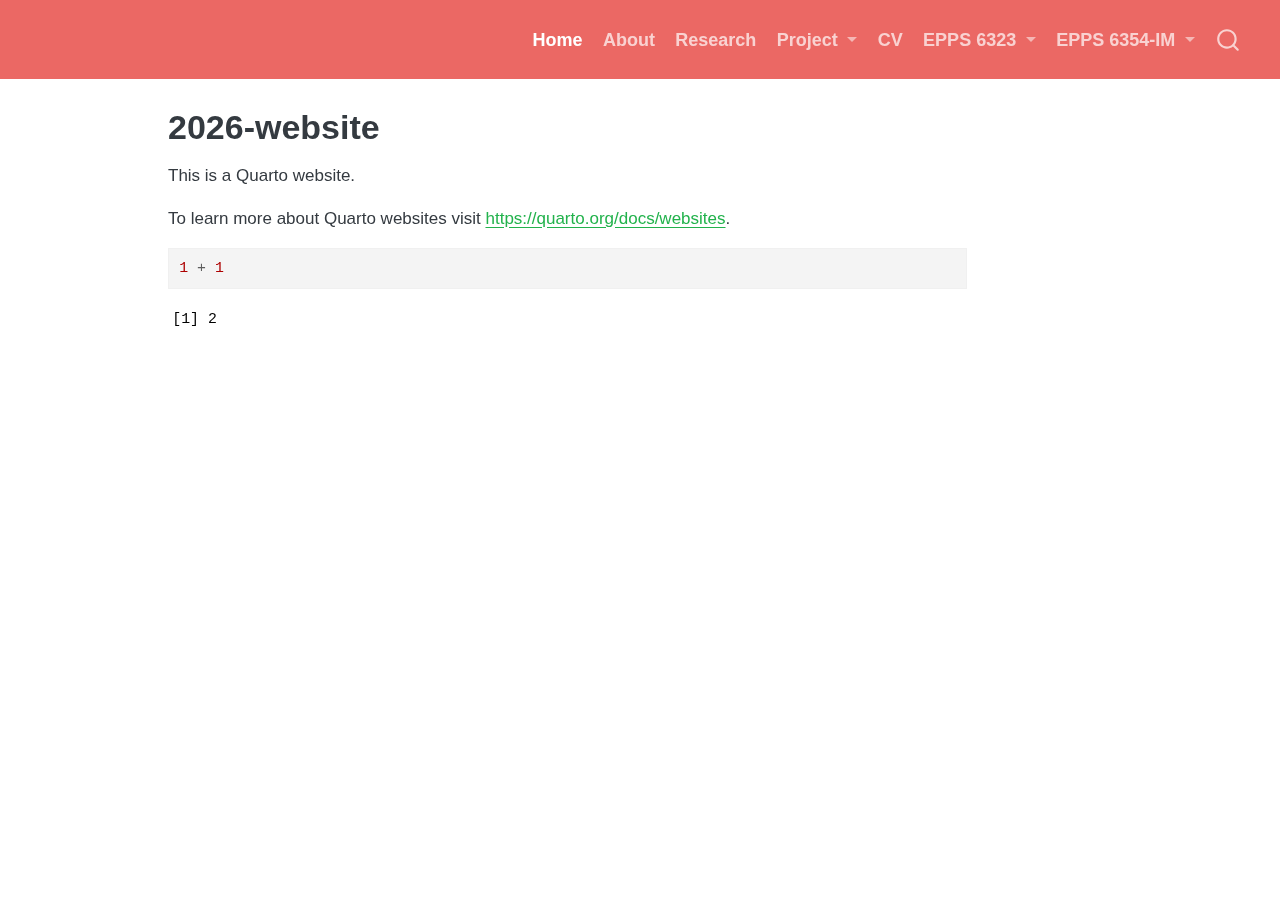
<file: index.html>
<!DOCTYPE html>
<html xmlns="http://www.w3.org/1999/xhtml" lang="en" xml:lang="en"><head>

<meta charset="utf-8">
<meta name="generator" content="quarto-1.8.27">

<meta name="viewport" content="width=device-width, initial-scale=1.0, user-scalable=yes">


<title>2026-website</title>
<style>
code{white-space: pre-wrap;}
span.smallcaps{font-variant: small-caps;}
div.columns{display: flex; gap: min(4vw, 1.5em);}
div.column{flex: auto; overflow-x: auto;}
div.hanging-indent{margin-left: 1.5em; text-indent: -1.5em;}
ul.task-list{list-style: none;}
ul.task-list li input[type="checkbox"] {
  width: 0.8em;
  margin: 0 0.8em 0.2em -1em; /* quarto-specific, see https://github.com/quarto-dev/quarto-cli/issues/4556 */ 
  vertical-align: middle;
}
/* CSS for syntax highlighting */
html { -webkit-text-size-adjust: 100%; }
pre > code.sourceCode { white-space: pre; position: relative; }
pre > code.sourceCode > span { display: inline-block; line-height: 1.25; }
pre > code.sourceCode > span:empty { height: 1.2em; }
.sourceCode { overflow: visible; }
code.sourceCode > span { color: inherit; text-decoration: inherit; }
div.sourceCode { margin: 1em 0; }
pre.sourceCode { margin: 0; }
@media screen {
div.sourceCode { overflow: auto; }
}
@media print {
pre > code.sourceCode { white-space: pre-wrap; }
pre > code.sourceCode > span { text-indent: -5em; padding-left: 5em; }
}
pre.numberSource code
  { counter-reset: source-line 0; }
pre.numberSource code > span
  { position: relative; left: -4em; counter-increment: source-line; }
pre.numberSource code > span > a:first-child::before
  { content: counter(source-line);
    position: relative; left: -1em; text-align: right; vertical-align: baseline;
    border: none; display: inline-block;
    -webkit-touch-callout: none; -webkit-user-select: none;
    -khtml-user-select: none; -moz-user-select: none;
    -ms-user-select: none; user-select: none;
    padding: 0 4px; width: 4em;
  }
pre.numberSource { margin-left: 3em;  padding-left: 4px; }
div.sourceCode
  {   }
@media screen {
pre > code.sourceCode > span > a:first-child::before { text-decoration: underline; }
}
</style>


<script src="site_libs/quarto-nav/quarto-nav.js"></script>
<script src="site_libs/quarto-nav/headroom.min.js"></script>
<script src="site_libs/clipboard/clipboard.min.js"></script>
<script src="site_libs/quarto-search/autocomplete.umd.js"></script>
<script src="site_libs/quarto-search/fuse.min.js"></script>
<script src="site_libs/quarto-search/quarto-search.js"></script>
<meta name="quarto:offset" content="./">
<script src="site_libs/quarto-html/quarto.js" type="module"></script>
<script src="site_libs/quarto-html/tabsets/tabsets.js" type="module"></script>
<script src="site_libs/quarto-html/axe/axe-check.js" type="module"></script>
<script src="site_libs/quarto-html/popper.min.js"></script>
<script src="site_libs/quarto-html/tippy.umd.min.js"></script>
<script src="site_libs/quarto-html/anchor.min.js"></script>
<link href="site_libs/quarto-html/tippy.css" rel="stylesheet">
<link href="site_libs/quarto-html/quarto-syntax-highlighting-ed96de9b727972fe78a7b5d16c58bf87.css" rel="stylesheet" id="quarto-text-highlighting-styles">
<script src="site_libs/bootstrap/bootstrap.min.js"></script>
<link href="site_libs/bootstrap/bootstrap-icons.css" rel="stylesheet">
<link href="site_libs/bootstrap/bootstrap-ebdb3d5cefd4bb795acb1814c75944fb.min.css" rel="stylesheet" append-hash="true" id="quarto-bootstrap" data-mode="light">
<script id="quarto-search-options" type="application/json">{
  "location": "navbar",
  "copy-button": false,
  "collapse-after": 3,
  "panel-placement": "end",
  "type": "overlay",
  "limit": 50,
  "keyboard-shortcut": [
    "f",
    "/",
    "s"
  ],
  "show-item-context": false,
  "language": {
    "search-no-results-text": "No results",
    "search-matching-documents-text": "matching documents",
    "search-copy-link-title": "Copy link to search",
    "search-hide-matches-text": "Hide additional matches",
    "search-more-match-text": "more match in this document",
    "search-more-matches-text": "more matches in this document",
    "search-clear-button-title": "Clear",
    "search-text-placeholder": "",
    "search-detached-cancel-button-title": "Cancel",
    "search-submit-button-title": "Submit",
    "search-label": "Search"
  }
}</script>


<link rel="stylesheet" href="styles.css">
</head>

<body class="nav-fixed quarto-light">

<div id="quarto-search-results"></div>
  <header id="quarto-header" class="headroom fixed-top">
    <nav class="navbar navbar-expand-lg " data-bs-theme="dark">
      <div class="navbar-container container-fluid">
            <div id="quarto-search" class="" title="Search"></div>
          <button class="navbar-toggler" type="button" data-bs-toggle="collapse" data-bs-target="#navbarCollapse" aria-controls="navbarCollapse" role="menu" aria-expanded="false" aria-label="Toggle navigation" onclick="if (window.quartoToggleHeadroom) { window.quartoToggleHeadroom(); }">
  <span class="navbar-toggler-icon"></span>
</button>
          <div class="collapse navbar-collapse" id="navbarCollapse">
            <ul class="navbar-nav navbar-nav-scroll ms-auto">
  <li class="nav-item">
    <a class="nav-link active" href="./index.html" aria-current="page"> 
<span class="menu-text">Home</span></a>
  </li>  
  <li class="nav-item">
    <a class="nav-link" href="./about.html"> 
<span class="menu-text">About</span></a>
  </li>  
  <li class="nav-item">
    <a class="nav-link" href="./research.html"> 
<span class="menu-text">Research</span></a>
  </li>  
  <li class="nav-item dropdown ">
    <a class="nav-link dropdown-toggle" href="#" id="nav-menu-project" role="link" data-bs-toggle="dropdown" aria-expanded="false">
 <span class="menu-text">Project</span>
    </a>
    <ul class="dropdown-menu dropdown-menu-end" aria-labelledby="nav-menu-project">    
        <li>
    <a class="dropdown-item" href="./project.html">
 <span class="dropdown-text">Project Overview</span></a>
  </li>  
        <li>
    <a class="dropdown-item" href="./app.html">
 <span class="dropdown-text">Submit Question</span></a>
  </li>  
        <li>
    <a class="dropdown-item" href="./speaker.html">
 <span class="dropdown-text">Speaker Dashboard</span></a>
  </li>  
        <li>
    <a class="dropdown-item" href="./display.html">
 <span class="dropdown-text">Live Display</span></a>
  </li>  
    </ul>
  </li>
  <li class="nav-item">
    <a class="nav-link" href="./cv.pdf"> 
<span class="menu-text">CV</span></a>
  </li>  
  <li class="nav-item dropdown ">
    <a class="nav-link dropdown-toggle" href="#" id="nav-menu-epps-6323" role="link" data-bs-toggle="dropdown" aria-expanded="false">
 <span class="menu-text">EPPS 6323</span>
    </a>
    <ul class="dropdown-menu dropdown-menu-end" aria-labelledby="nav-menu-epps-6323">    
        <li>
    <a class="dropdown-item" href="./assignment1.html">
 <span class="dropdown-text">Assignment 1</span></a>
  </li>  
        <li>
    <a class="dropdown-item" href="./assignment2.html">
 <span class="dropdown-text">Assignment 2</span></a>
  </li>  
        <li>
    <a class="dropdown-item" href="./assignment3.html">
 <span class="dropdown-text">Assignment 3</span></a>
  </li>  
        <li class="dropdown-header">Labs</li>
        <li>
    <a class="dropdown-item" href="./Lab01.html">
 <span class="dropdown-text">Lab01</span></a>
  </li>  
        <li>
    <a class="dropdown-item" href="./Lab02.html">
 <span class="dropdown-text">Lab02</span></a>
  </li>  
    </ul>
  </li>
  <li class="nav-item dropdown ">
    <a class="nav-link dropdown-toggle" href="#" id="nav-menu-epps-6354-im" role="link" data-bs-toggle="dropdown" aria-expanded="false">
 <span class="menu-text">EPPS 6354-IM</span>
    </a>
    <ul class="dropdown-menu dropdown-menu-end" aria-labelledby="nav-menu-epps-6354-im">    
        <li>
    <a class="dropdown-item" href="./assignment4.html">
 <span class="dropdown-text">Assignment 4</span></a>
  </li>  
        <li>
    <a class="dropdown-item" href="./assignment5.html">
 <span class="dropdown-text">Assignment 5</span></a>
  </li>  
        <li>
    <a class="dropdown-item" href="./im-assignment4.html">
 <span class="dropdown-text">IM-Assignment 4</span></a>
  </li>  
    </ul>
  </li>
</ul>
          </div> <!-- /navcollapse -->
            <div class="quarto-navbar-tools">
</div>
      </div> <!-- /container-fluid -->
    </nav>
</header>
<!-- content -->
<div id="quarto-content" class="quarto-container page-columns page-rows-contents page-layout-article page-navbar">
<!-- sidebar -->
<!-- margin-sidebar -->
    <div id="quarto-margin-sidebar" class="sidebar margin-sidebar zindex-bottom">
        
    </div>
<!-- main -->
<main class="content" id="quarto-document-content">

<header id="title-block-header" class="quarto-title-block default">
<div class="quarto-title">
<h1 class="title">2026-website</h1>
</div>



<div class="quarto-title-meta">

    
  
    
  </div>
  


</header>


<p>This is a Quarto website.</p>
<p>To learn more about Quarto websites visit <a href="https://quarto.org/docs/websites" class="uri">https://quarto.org/docs/websites</a>.</p>
<div class="cell">
<div class="code-copy-outer-scaffold"><div class="sourceCode cell-code" id="cb1"><pre class="sourceCode r code-with-copy"><code class="sourceCode r"><span id="cb1-1"><a href="#cb1-1" aria-hidden="true" tabindex="-1"></a><span class="dv">1</span> <span class="sc">+</span> <span class="dv">1</span></span></code></pre></div><button title="Copy to Clipboard" class="code-copy-button"><i class="bi"></i></button></div>
<div class="cell-output cell-output-stdout">
<pre><code>[1] 2</code></pre>
</div>
</div>



</main> <!-- /main -->
<script id="quarto-html-after-body" type="application/javascript">
  window.document.addEventListener("DOMContentLoaded", function (event) {
    const icon = "";
    const anchorJS = new window.AnchorJS();
    anchorJS.options = {
      placement: 'right',
      icon: icon
    };
    anchorJS.add('.anchored');
    const isCodeAnnotation = (el) => {
      for (const clz of el.classList) {
        if (clz.startsWith('code-annotation-')) {                     
          return true;
        }
      }
      return false;
    }
    const onCopySuccess = function(e) {
      // button target
      const button = e.trigger;
      // don't keep focus
      button.blur();
      // flash "checked"
      button.classList.add('code-copy-button-checked');
      var currentTitle = button.getAttribute("title");
      button.setAttribute("title", "Copied!");
      let tooltip;
      if (window.bootstrap) {
        button.setAttribute("data-bs-toggle", "tooltip");
        button.setAttribute("data-bs-placement", "left");
        button.setAttribute("data-bs-title", "Copied!");
        tooltip = new bootstrap.Tooltip(button, 
          { trigger: "manual", 
            customClass: "code-copy-button-tooltip",
            offset: [0, -8]});
        tooltip.show();    
      }
      setTimeout(function() {
        if (tooltip) {
          tooltip.hide();
          button.removeAttribute("data-bs-title");
          button.removeAttribute("data-bs-toggle");
          button.removeAttribute("data-bs-placement");
        }
        button.setAttribute("title", currentTitle);
        button.classList.remove('code-copy-button-checked');
      }, 1000);
      // clear code selection
      e.clearSelection();
    }
    const getTextToCopy = function(trigger) {
      const outerScaffold = trigger.parentElement.cloneNode(true);
      const codeEl = outerScaffold.querySelector('code');
      for (const childEl of codeEl.children) {
        if (isCodeAnnotation(childEl)) {
          childEl.remove();
        }
      }
      return codeEl.innerText;
    }
    const clipboard = new window.ClipboardJS('.code-copy-button:not([data-in-quarto-modal])', {
      text: getTextToCopy
    });
    clipboard.on('success', onCopySuccess);
    if (window.document.getElementById('quarto-embedded-source-code-modal')) {
      const clipboardModal = new window.ClipboardJS('.code-copy-button[data-in-quarto-modal]', {
        text: getTextToCopy,
        container: window.document.getElementById('quarto-embedded-source-code-modal')
      });
      clipboardModal.on('success', onCopySuccess);
    }
      var localhostRegex = new RegExp(/^(?:http|https):\/\/localhost\:?[0-9]*\//);
      var mailtoRegex = new RegExp(/^mailto:/);
        var filterRegex = new RegExp('/' + window.location.host + '/');
      var isInternal = (href) => {
          return filterRegex.test(href) || localhostRegex.test(href) || mailtoRegex.test(href);
      }
      // Inspect non-navigation links and adorn them if external
     var links = window.document.querySelectorAll('a[href]:not(.nav-link):not(.navbar-brand):not(.toc-action):not(.sidebar-link):not(.sidebar-item-toggle):not(.pagination-link):not(.no-external):not([aria-hidden]):not(.dropdown-item):not(.quarto-navigation-tool):not(.about-link)');
      for (var i=0; i<links.length; i++) {
        const link = links[i];
        if (!isInternal(link.href)) {
          // undo the damage that might have been done by quarto-nav.js in the case of
          // links that we want to consider external
          if (link.dataset.originalHref !== undefined) {
            link.href = link.dataset.originalHref;
          }
        }
      }
    function tippyHover(el, contentFn, onTriggerFn, onUntriggerFn) {
      const config = {
        allowHTML: true,
        maxWidth: 500,
        delay: 100,
        arrow: false,
        appendTo: function(el) {
            return el.parentElement;
        },
        interactive: true,
        interactiveBorder: 10,
        theme: 'quarto',
        placement: 'bottom-start',
      };
      if (contentFn) {
        config.content = contentFn;
      }
      if (onTriggerFn) {
        config.onTrigger = onTriggerFn;
      }
      if (onUntriggerFn) {
        config.onUntrigger = onUntriggerFn;
      }
      window.tippy(el, config); 
    }
    const noterefs = window.document.querySelectorAll('a[role="doc-noteref"]');
    for (var i=0; i<noterefs.length; i++) {
      const ref = noterefs[i];
      tippyHover(ref, function() {
        // use id or data attribute instead here
        let href = ref.getAttribute('data-footnote-href') || ref.getAttribute('href');
        try { href = new URL(href).hash; } catch {}
        const id = href.replace(/^#\/?/, "");
        const note = window.document.getElementById(id);
        if (note) {
          return note.innerHTML;
        } else {
          return "";
        }
      });
    }
    const xrefs = window.document.querySelectorAll('a.quarto-xref');
    const processXRef = (id, note) => {
      // Strip column container classes
      const stripColumnClz = (el) => {
        el.classList.remove("page-full", "page-columns");
        if (el.children) {
          for (const child of el.children) {
            stripColumnClz(child);
          }
        }
      }
      stripColumnClz(note)
      if (id === null || id.startsWith('sec-')) {
        // Special case sections, only their first couple elements
        const container = document.createElement("div");
        if (note.children && note.children.length > 2) {
          container.appendChild(note.children[0].cloneNode(true));
          for (let i = 1; i < note.children.length; i++) {
            const child = note.children[i];
            if (child.tagName === "P" && child.innerText === "") {
              continue;
            } else {
              container.appendChild(child.cloneNode(true));
              break;
            }
          }
          if (window.Quarto?.typesetMath) {
            window.Quarto.typesetMath(container);
          }
          return container.innerHTML
        } else {
          if (window.Quarto?.typesetMath) {
            window.Quarto.typesetMath(note);
          }
          return note.innerHTML;
        }
      } else {
        // Remove any anchor links if they are present
        const anchorLink = note.querySelector('a.anchorjs-link');
        if (anchorLink) {
          anchorLink.remove();
        }
        if (window.Quarto?.typesetMath) {
          window.Quarto.typesetMath(note);
        }
        if (note.classList.contains("callout")) {
          return note.outerHTML;
        } else {
          return note.innerHTML;
        }
      }
    }
    for (var i=0; i<xrefs.length; i++) {
      const xref = xrefs[i];
      tippyHover(xref, undefined, function(instance) {
        instance.disable();
        let url = xref.getAttribute('href');
        let hash = undefined; 
        if (url.startsWith('#')) {
          hash = url;
        } else {
          try { hash = new URL(url).hash; } catch {}
        }
        if (hash) {
          const id = hash.replace(/^#\/?/, "");
          const note = window.document.getElementById(id);
          if (note !== null) {
            try {
              const html = processXRef(id, note.cloneNode(true));
              instance.setContent(html);
            } finally {
              instance.enable();
              instance.show();
            }
          } else {
            // See if we can fetch this
            fetch(url.split('#')[0])
            .then(res => res.text())
            .then(html => {
              const parser = new DOMParser();
              const htmlDoc = parser.parseFromString(html, "text/html");
              const note = htmlDoc.getElementById(id);
              if (note !== null) {
                const html = processXRef(id, note);
                instance.setContent(html);
              } 
            }).finally(() => {
              instance.enable();
              instance.show();
            });
          }
        } else {
          // See if we can fetch a full url (with no hash to target)
          // This is a special case and we should probably do some content thinning / targeting
          fetch(url)
          .then(res => res.text())
          .then(html => {
            const parser = new DOMParser();
            const htmlDoc = parser.parseFromString(html, "text/html");
            const note = htmlDoc.querySelector('main.content');
            if (note !== null) {
              // This should only happen for chapter cross references
              // (since there is no id in the URL)
              // remove the first header
              if (note.children.length > 0 && note.children[0].tagName === "HEADER") {
                note.children[0].remove();
              }
              const html = processXRef(null, note);
              instance.setContent(html);
            } 
          }).finally(() => {
            instance.enable();
            instance.show();
          });
        }
      }, function(instance) {
      });
    }
        let selectedAnnoteEl;
        const selectorForAnnotation = ( cell, annotation) => {
          let cellAttr = 'data-code-cell="' + cell + '"';
          let lineAttr = 'data-code-annotation="' +  annotation + '"';
          const selector = 'span[' + cellAttr + '][' + lineAttr + ']';
          return selector;
        }
        const selectCodeLines = (annoteEl) => {
          const doc = window.document;
          const targetCell = annoteEl.getAttribute("data-target-cell");
          const targetAnnotation = annoteEl.getAttribute("data-target-annotation");
          const annoteSpan = window.document.querySelector(selectorForAnnotation(targetCell, targetAnnotation));
          const lines = annoteSpan.getAttribute("data-code-lines").split(",");
          const lineIds = lines.map((line) => {
            return targetCell + "-" + line;
          })
          let top = null;
          let height = null;
          let parent = null;
          if (lineIds.length > 0) {
              //compute the position of the single el (top and bottom and make a div)
              const el = window.document.getElementById(lineIds[0]);
              top = el.offsetTop;
              height = el.offsetHeight;
              parent = el.parentElement.parentElement;
            if (lineIds.length > 1) {
              const lastEl = window.document.getElementById(lineIds[lineIds.length - 1]);
              const bottom = lastEl.offsetTop + lastEl.offsetHeight;
              height = bottom - top;
            }
            if (top !== null && height !== null && parent !== null) {
              // cook up a div (if necessary) and position it 
              let div = window.document.getElementById("code-annotation-line-highlight");
              if (div === null) {
                div = window.document.createElement("div");
                div.setAttribute("id", "code-annotation-line-highlight");
                div.style.position = 'absolute';
                parent.appendChild(div);
              }
              div.style.top = top - 2 + "px";
              div.style.height = height + 4 + "px";
              div.style.left = 0;
              let gutterDiv = window.document.getElementById("code-annotation-line-highlight-gutter");
              if (gutterDiv === null) {
                gutterDiv = window.document.createElement("div");
                gutterDiv.setAttribute("id", "code-annotation-line-highlight-gutter");
                gutterDiv.style.position = 'absolute';
                const codeCell = window.document.getElementById(targetCell);
                const gutter = codeCell.querySelector('.code-annotation-gutter');
                gutter.appendChild(gutterDiv);
              }
              gutterDiv.style.top = top - 2 + "px";
              gutterDiv.style.height = height + 4 + "px";
            }
            selectedAnnoteEl = annoteEl;
          }
        };
        const unselectCodeLines = () => {
          const elementsIds = ["code-annotation-line-highlight", "code-annotation-line-highlight-gutter"];
          elementsIds.forEach((elId) => {
            const div = window.document.getElementById(elId);
            if (div) {
              div.remove();
            }
          });
          selectedAnnoteEl = undefined;
        };
          // Handle positioning of the toggle
      window.addEventListener(
        "resize",
        throttle(() => {
          elRect = undefined;
          if (selectedAnnoteEl) {
            selectCodeLines(selectedAnnoteEl);
          }
        }, 10)
      );
      function throttle(fn, ms) {
      let throttle = false;
      let timer;
        return (...args) => {
          if(!throttle) { // first call gets through
              fn.apply(this, args);
              throttle = true;
          } else { // all the others get throttled
              if(timer) clearTimeout(timer); // cancel #2
              timer = setTimeout(() => {
                fn.apply(this, args);
                timer = throttle = false;
              }, ms);
          }
        };
      }
        // Attach click handler to the DT
        const annoteDls = window.document.querySelectorAll('dt[data-target-cell]');
        for (const annoteDlNode of annoteDls) {
          annoteDlNode.addEventListener('click', (event) => {
            const clickedEl = event.target;
            if (clickedEl !== selectedAnnoteEl) {
              unselectCodeLines();
              const activeEl = window.document.querySelector('dt[data-target-cell].code-annotation-active');
              if (activeEl) {
                activeEl.classList.remove('code-annotation-active');
              }
              selectCodeLines(clickedEl);
              clickedEl.classList.add('code-annotation-active');
            } else {
              // Unselect the line
              unselectCodeLines();
              clickedEl.classList.remove('code-annotation-active');
            }
          });
        }
    const findCites = (el) => {
      const parentEl = el.parentElement;
      if (parentEl) {
        const cites = parentEl.dataset.cites;
        if (cites) {
          return {
            el,
            cites: cites.split(' ')
          };
        } else {
          return findCites(el.parentElement)
        }
      } else {
        return undefined;
      }
    };
    var bibliorefs = window.document.querySelectorAll('a[role="doc-biblioref"]');
    for (var i=0; i<bibliorefs.length; i++) {
      const ref = bibliorefs[i];
      const citeInfo = findCites(ref);
      if (citeInfo) {
        tippyHover(citeInfo.el, function() {
          var popup = window.document.createElement('div');
          citeInfo.cites.forEach(function(cite) {
            var citeDiv = window.document.createElement('div');
            citeDiv.classList.add('hanging-indent');
            citeDiv.classList.add('csl-entry');
            var biblioDiv = window.document.getElementById('ref-' + cite);
            if (biblioDiv) {
              citeDiv.innerHTML = biblioDiv.innerHTML;
            }
            popup.appendChild(citeDiv);
          });
          return popup.innerHTML;
        });
      }
    }
  });
  </script>
</div> <!-- /content -->




</body></html>
</file>
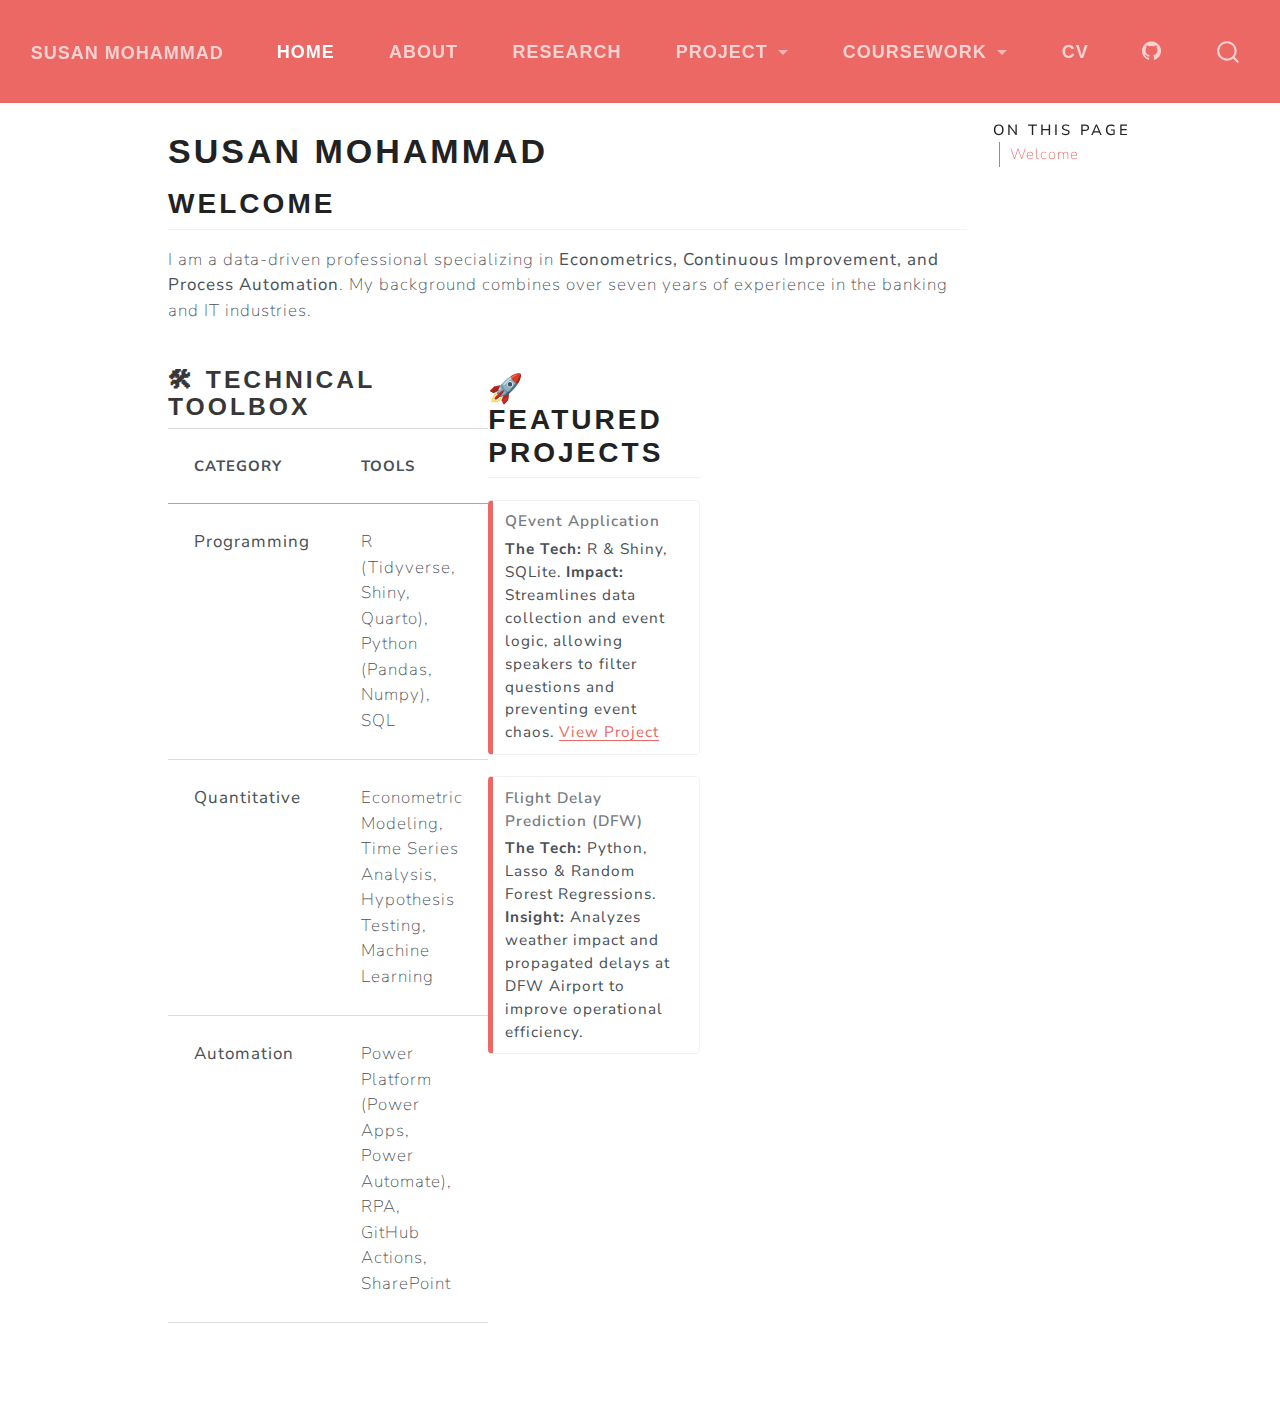
<file: _site/index.html>
<!DOCTYPE html>
<html xmlns="http://www.w3.org/1999/xhtml" lang="en" xml:lang="en"><head>

<meta charset="utf-8">
<meta name="generator" content="quarto-1.8.27">

<meta name="viewport" content="width=device-width, initial-scale=1.0, user-scalable=yes">


<title>Susan Mohammad</title>
<style>
code{white-space: pre-wrap;}
span.smallcaps{font-variant: small-caps;}
div.columns{display: flex; gap: min(4vw, 1.5em);}
div.column{flex: auto; overflow-x: auto;}
div.hanging-indent{margin-left: 1.5em; text-indent: -1.5em;}
ul.task-list{list-style: none;}
ul.task-list li input[type="checkbox"] {
  width: 0.8em;
  margin: 0 0.8em 0.2em -1em; /* quarto-specific, see https://github.com/quarto-dev/quarto-cli/issues/4556 */ 
  vertical-align: middle;
}
</style>


<script src="site_libs/quarto-nav/quarto-nav.js"></script>
<script src="site_libs/quarto-nav/headroom.min.js"></script>
<script src="site_libs/clipboard/clipboard.min.js"></script>
<script src="site_libs/quarto-search/autocomplete.umd.js"></script>
<script src="site_libs/quarto-search/fuse.min.js"></script>
<script src="site_libs/quarto-search/quarto-search.js"></script>
<meta name="quarto:offset" content="./">
<script src="site_libs/quarto-html/quarto.js" type="module"></script>
<script src="site_libs/quarto-html/tabsets/tabsets.js" type="module"></script>
<script src="site_libs/quarto-html/axe/axe-check.js" type="module"></script>
<script src="site_libs/quarto-html/popper.min.js"></script>
<script src="site_libs/quarto-html/tippy.umd.min.js"></script>
<script src="site_libs/quarto-html/anchor.min.js"></script>
<link href="site_libs/quarto-html/tippy.css" rel="stylesheet">
<link href="site_libs/quarto-html/quarto-syntax-highlighting-ed96de9b727972fe78a7b5d16c58bf87.css" rel="stylesheet" id="quarto-text-highlighting-styles">
<script src="site_libs/bootstrap/bootstrap.min.js"></script>
<link href="site_libs/bootstrap/bootstrap-icons.css" rel="stylesheet">
<link href="site_libs/bootstrap/bootstrap-9e133ab9bec6b3198fd0c64f0675a10c.min.css" rel="stylesheet" append-hash="true" id="quarto-bootstrap" data-mode="light">
<script id="quarto-search-options" type="application/json">{
  "location": "navbar",
  "copy-button": false,
  "collapse-after": 3,
  "panel-placement": "end",
  "type": "overlay",
  "limit": 50,
  "keyboard-shortcut": [
    "f",
    "/",
    "s"
  ],
  "show-item-context": false,
  "language": {
    "search-no-results-text": "No results",
    "search-matching-documents-text": "matching documents",
    "search-copy-link-title": "Copy link to search",
    "search-hide-matches-text": "Hide additional matches",
    "search-more-match-text": "more match in this document",
    "search-more-matches-text": "more matches in this document",
    "search-clear-button-title": "Clear",
    "search-text-placeholder": "",
    "search-detached-cancel-button-title": "Cancel",
    "search-submit-button-title": "Submit",
    "search-label": "Search"
  }
}</script>


<link rel="stylesheet" href="styles.css">
</head>

<body class="nav-fixed quarto-light">

<div id="quarto-search-results"></div>
  <header id="quarto-header" class="headroom fixed-top">
    <nav class="navbar navbar-expand-lg " data-bs-theme="dark">
      <div class="navbar-container container-fluid">
      <div class="navbar-brand-container mx-auto">
    <a class="navbar-brand" href="./index.html">
    <span class="navbar-title">Susan Mohammad</span>
    </a>
  </div>
            <div id="quarto-search" class="" title="Search"></div>
          <button class="navbar-toggler" type="button" data-bs-toggle="collapse" data-bs-target="#navbarCollapse" aria-controls="navbarCollapse" role="menu" aria-expanded="false" aria-label="Toggle navigation" onclick="if (window.quartoToggleHeadroom) { window.quartoToggleHeadroom(); }">
  <span class="navbar-toggler-icon"></span>
</button>
          <div class="collapse navbar-collapse" id="navbarCollapse">
            <ul class="navbar-nav navbar-nav-scroll ms-auto">
  <li class="nav-item">
    <a class="nav-link active" href="./index.html" aria-current="page"> 
<span class="menu-text">Home</span></a>
  </li>  
  <li class="nav-item">
    <a class="nav-link" href="./about.html"> 
<span class="menu-text">About</span></a>
  </li>  
  <li class="nav-item">
    <a class="nav-link" href="./research.html"> 
<span class="menu-text">Research</span></a>
  </li>  
  <li class="nav-item dropdown ">
    <a class="nav-link dropdown-toggle" href="#" id="nav-menu-project" role="link" data-bs-toggle="dropdown" aria-expanded="false">
 <span class="menu-text">Project</span>
    </a>
    <ul class="dropdown-menu dropdown-menu-end" aria-labelledby="nav-menu-project">    
        <li>
    <a class="dropdown-item" href="./project.html">
 <span class="dropdown-text">Project Overview</span></a>
  </li>  
        <li>
    <a class="dropdown-item" href="./app.html">
 <span class="dropdown-text">Submit Question</span></a>
  </li>  
    </ul>
  </li>
  <li class="nav-item dropdown ">
    <a class="nav-link dropdown-toggle" href="#" id="nav-menu-coursework" role="link" data-bs-toggle="dropdown" aria-expanded="false">
 <span class="menu-text">Coursework</span>
    </a>
    <ul class="dropdown-menu dropdown-menu-end" aria-labelledby="nav-menu-coursework">    
        <li class="dropdown-header">Data Analysis (EPPS 6323)</li>
        <li>
    <a class="dropdown-item" href="./assignment1.html">
 <span class="dropdown-text">Assignment 1</span></a>
  </li>  
        <li>
    <a class="dropdown-item" href="./assignment2.html">
 <span class="dropdown-text">Assignment 2</span></a>
  </li>  
        <li>
    <a class="dropdown-item" href="./assignment3.html">
 <span class="dropdown-text">Assignment 3</span></a>
  </li>  
        <li class="dropdown-header">Labs</li>
        <li>
    <a class="dropdown-item" href="./Lab01.html">
 <span class="dropdown-text">Lab01</span></a>
  </li>  
        <li>
    <a class="dropdown-item" href="./Lab02.html">
 <span class="dropdown-text">Lab02</span></a>
  </li>  
        <li><hr class="dropdown-divider"></li>
        <li class="dropdown-header">Information Management (EPPS 6354)</li>
        <li>
    <a class="dropdown-item" href="./assignment4.html">
 <span class="dropdown-text">Assignment 4</span></a>
  </li>  
        <li>
    <a class="dropdown-item" href="./assignment5.html">
 <span class="dropdown-text">Assignment 5</span></a>
  </li>  
        <li>
    <a class="dropdown-item" href="./im-assignment4.html">
 <span class="dropdown-text">IM-Assignment 4</span></a>
  </li>  
    </ul>
  </li>
  <li class="nav-item">
    <a class="nav-link" href="./cv.pdf"> 
<span class="menu-text">CV</span></a>
  </li>  
  <li class="nav-item compact">
    <a class="nav-link" href="https://github.com/susanmohammadk22"> <i class="bi bi-github" role="img">
</i> 
<span class="menu-text"></span></a>
  </li>  
</ul>
          </div> <!-- /navcollapse -->
            <div class="quarto-navbar-tools">
</div>
      </div> <!-- /container-fluid -->
    </nav>
</header>
<!-- content -->
<div id="quarto-content" class="quarto-container page-columns page-rows-contents page-layout-article page-navbar">
<!-- sidebar -->
<!-- margin-sidebar -->
    <div id="quarto-margin-sidebar" class="sidebar margin-sidebar">
        <nav id="TOC" role="doc-toc" class="toc-active">
    <h2 id="toc-title">On this page</h2>
   
  <ul>
  <li><a href="#welcome" id="toc-welcome" class="nav-link active" data-scroll-target="#welcome">Welcome</a></li>
  </ul>
</nav>
    </div>
<!-- main -->
<main class="content" id="quarto-document-content">

<header id="title-block-header" class="quarto-title-block default">
<div class="quarto-title">
<h1 class="title">Susan Mohammad</h1>
</div>



<div class="quarto-title-meta">

    
  
    
  </div>
  


</header>


<section id="welcome" class="level2">
<h2 class="anchored" data-anchor-id="welcome">Welcome</h2>
<p>I am a data-driven professional specializing in <strong>Econometrics, Continuous Improvement, and Process Automation</strong>. My background combines over seven years of experience in the banking and IT industries.</p>
<div class="grid">
<section id="technical-toolbox" class="level3 g-col-6">
<h3 class="anchored" data-anchor-id="technical-toolbox">🛠 Technical Toolbox</h3>
<table class="caption-top table">
<colgroup>
<col style="width: 50%">
<col style="width: 50%">
</colgroup>
<thead>
<tr class="header">
<th>Category</th>
<th>Tools</th>
</tr>
</thead>
<tbody>
<tr class="odd">
<td><strong>Programming</strong></td>
<td>R (Tidyverse, Shiny, Quarto), Python (Pandas, Numpy), SQL</td>
</tr>
<tr class="even">
<td><strong>Quantitative</strong></td>
<td>Econometric Modeling, Time Series Analysis, Hypothesis Testing, Machine Learning</td>
</tr>
<tr class="odd">
<td><strong>Automation</strong></td>
<td>Power Platform (Power Apps, Power Automate), RPA, GitHub Actions, SharePoint</td>
</tr>
</tbody>
</table>
</section>
<section id="featured-projects" class="level2">
<h2 class="anchored" data-anchor-id="featured-projects">🚀 Featured Projects</h2>
<div class="callout callout-style-simple callout-note no-icon callout-titled">
<div class="callout-header d-flex align-content-center">
<div class="callout-icon-container">
<i class="callout-icon no-icon"></i>
</div>
<div class="callout-title-container flex-fill">
<span class="screen-reader-only">Note</span>QEvent Application
</div>
</div>
<div class="callout-body-container callout-body">
<p><strong>The Tech:</strong> R &amp; Shiny, SQLite. <strong>Impact:</strong> Streamlines data collection and event logic, allowing speakers to filter questions and preventing event chaos. <a href="https://github.com/susanmohammadk22/QEvent">View Project</a></p>
</div>
</div>
<div class="callout callout-style-simple callout-note no-icon callout-titled">
<div class="callout-header d-flex align-content-center">
<div class="callout-icon-container">
<i class="callout-icon no-icon"></i>
</div>
<div class="callout-title-container flex-fill">
<span class="screen-reader-only">Note</span>Flight Delay Prediction (DFW)
</div>
</div>
<div class="callout-body-container callout-body">
<p><strong>The Tech:</strong> Python, Lasso &amp; Random Forest Regressions. <strong>Insight:</strong> Analyzes weather impact and propagated delays at DFW Airport to improve operational efficiency.</p>
</div>
</div>


</section>
</div>
</section>

</main> <!-- /main -->
<script id="quarto-html-after-body" type="application/javascript">
  window.document.addEventListener("DOMContentLoaded", function (event) {
    const icon = "";
    const anchorJS = new window.AnchorJS();
    anchorJS.options = {
      placement: 'right',
      icon: icon
    };
    anchorJS.add('.anchored');
    const isCodeAnnotation = (el) => {
      for (const clz of el.classList) {
        if (clz.startsWith('code-annotation-')) {                     
          return true;
        }
      }
      return false;
    }
    const onCopySuccess = function(e) {
      // button target
      const button = e.trigger;
      // don't keep focus
      button.blur();
      // flash "checked"
      button.classList.add('code-copy-button-checked');
      var currentTitle = button.getAttribute("title");
      button.setAttribute("title", "Copied!");
      let tooltip;
      if (window.bootstrap) {
        button.setAttribute("data-bs-toggle", "tooltip");
        button.setAttribute("data-bs-placement", "left");
        button.setAttribute("data-bs-title", "Copied!");
        tooltip = new bootstrap.Tooltip(button, 
          { trigger: "manual", 
            customClass: "code-copy-button-tooltip",
            offset: [0, -8]});
        tooltip.show();    
      }
      setTimeout(function() {
        if (tooltip) {
          tooltip.hide();
          button.removeAttribute("data-bs-title");
          button.removeAttribute("data-bs-toggle");
          button.removeAttribute("data-bs-placement");
        }
        button.setAttribute("title", currentTitle);
        button.classList.remove('code-copy-button-checked');
      }, 1000);
      // clear code selection
      e.clearSelection();
    }
    const getTextToCopy = function(trigger) {
      const outerScaffold = trigger.parentElement.cloneNode(true);
      const codeEl = outerScaffold.querySelector('code');
      for (const childEl of codeEl.children) {
        if (isCodeAnnotation(childEl)) {
          childEl.remove();
        }
      }
      return codeEl.innerText;
    }
    const clipboard = new window.ClipboardJS('.code-copy-button:not([data-in-quarto-modal])', {
      text: getTextToCopy
    });
    clipboard.on('success', onCopySuccess);
    if (window.document.getElementById('quarto-embedded-source-code-modal')) {
      const clipboardModal = new window.ClipboardJS('.code-copy-button[data-in-quarto-modal]', {
        text: getTextToCopy,
        container: window.document.getElementById('quarto-embedded-source-code-modal')
      });
      clipboardModal.on('success', onCopySuccess);
    }
      var localhostRegex = new RegExp(/^(?:http|https):\/\/localhost\:?[0-9]*\//);
      var mailtoRegex = new RegExp(/^mailto:/);
        var filterRegex = new RegExp('/' + window.location.host + '/');
      var isInternal = (href) => {
          return filterRegex.test(href) || localhostRegex.test(href) || mailtoRegex.test(href);
      }
      // Inspect non-navigation links and adorn them if external
     var links = window.document.querySelectorAll('a[href]:not(.nav-link):not(.navbar-brand):not(.toc-action):not(.sidebar-link):not(.sidebar-item-toggle):not(.pagination-link):not(.no-external):not([aria-hidden]):not(.dropdown-item):not(.quarto-navigation-tool):not(.about-link)');
      for (var i=0; i<links.length; i++) {
        const link = links[i];
        if (!isInternal(link.href)) {
          // undo the damage that might have been done by quarto-nav.js in the case of
          // links that we want to consider external
          if (link.dataset.originalHref !== undefined) {
            link.href = link.dataset.originalHref;
          }
        }
      }
    function tippyHover(el, contentFn, onTriggerFn, onUntriggerFn) {
      const config = {
        allowHTML: true,
        maxWidth: 500,
        delay: 100,
        arrow: false,
        appendTo: function(el) {
            return el.parentElement;
        },
        interactive: true,
        interactiveBorder: 10,
        theme: 'quarto',
        placement: 'bottom-start',
      };
      if (contentFn) {
        config.content = contentFn;
      }
      if (onTriggerFn) {
        config.onTrigger = onTriggerFn;
      }
      if (onUntriggerFn) {
        config.onUntrigger = onUntriggerFn;
      }
      window.tippy(el, config); 
    }
    const noterefs = window.document.querySelectorAll('a[role="doc-noteref"]');
    for (var i=0; i<noterefs.length; i++) {
      const ref = noterefs[i];
      tippyHover(ref, function() {
        // use id or data attribute instead here
        let href = ref.getAttribute('data-footnote-href') || ref.getAttribute('href');
        try { href = new URL(href).hash; } catch {}
        const id = href.replace(/^#\/?/, "");
        const note = window.document.getElementById(id);
        if (note) {
          return note.innerHTML;
        } else {
          return "";
        }
      });
    }
    const xrefs = window.document.querySelectorAll('a.quarto-xref');
    const processXRef = (id, note) => {
      // Strip column container classes
      const stripColumnClz = (el) => {
        el.classList.remove("page-full", "page-columns");
        if (el.children) {
          for (const child of el.children) {
            stripColumnClz(child);
          }
        }
      }
      stripColumnClz(note)
      if (id === null || id.startsWith('sec-')) {
        // Special case sections, only their first couple elements
        const container = document.createElement("div");
        if (note.children && note.children.length > 2) {
          container.appendChild(note.children[0].cloneNode(true));
          for (let i = 1; i < note.children.length; i++) {
            const child = note.children[i];
            if (child.tagName === "P" && child.innerText === "") {
              continue;
            } else {
              container.appendChild(child.cloneNode(true));
              break;
            }
          }
          if (window.Quarto?.typesetMath) {
            window.Quarto.typesetMath(container);
          }
          return container.innerHTML
        } else {
          if (window.Quarto?.typesetMath) {
            window.Quarto.typesetMath(note);
          }
          return note.innerHTML;
        }
      } else {
        // Remove any anchor links if they are present
        const anchorLink = note.querySelector('a.anchorjs-link');
        if (anchorLink) {
          anchorLink.remove();
        }
        if (window.Quarto?.typesetMath) {
          window.Quarto.typesetMath(note);
        }
        if (note.classList.contains("callout")) {
          return note.outerHTML;
        } else {
          return note.innerHTML;
        }
      }
    }
    for (var i=0; i<xrefs.length; i++) {
      const xref = xrefs[i];
      tippyHover(xref, undefined, function(instance) {
        instance.disable();
        let url = xref.getAttribute('href');
        let hash = undefined; 
        if (url.startsWith('#')) {
          hash = url;
        } else {
          try { hash = new URL(url).hash; } catch {}
        }
        if (hash) {
          const id = hash.replace(/^#\/?/, "");
          const note = window.document.getElementById(id);
          if (note !== null) {
            try {
              const html = processXRef(id, note.cloneNode(true));
              instance.setContent(html);
            } finally {
              instance.enable();
              instance.show();
            }
          } else {
            // See if we can fetch this
            fetch(url.split('#')[0])
            .then(res => res.text())
            .then(html => {
              const parser = new DOMParser();
              const htmlDoc = parser.parseFromString(html, "text/html");
              const note = htmlDoc.getElementById(id);
              if (note !== null) {
                const html = processXRef(id, note);
                instance.setContent(html);
              } 
            }).finally(() => {
              instance.enable();
              instance.show();
            });
          }
        } else {
          // See if we can fetch a full url (with no hash to target)
          // This is a special case and we should probably do some content thinning / targeting
          fetch(url)
          .then(res => res.text())
          .then(html => {
            const parser = new DOMParser();
            const htmlDoc = parser.parseFromString(html, "text/html");
            const note = htmlDoc.querySelector('main.content');
            if (note !== null) {
              // This should only happen for chapter cross references
              // (since there is no id in the URL)
              // remove the first header
              if (note.children.length > 0 && note.children[0].tagName === "HEADER") {
                note.children[0].remove();
              }
              const html = processXRef(null, note);
              instance.setContent(html);
            } 
          }).finally(() => {
            instance.enable();
            instance.show();
          });
        }
      }, function(instance) {
      });
    }
        let selectedAnnoteEl;
        const selectorForAnnotation = ( cell, annotation) => {
          let cellAttr = 'data-code-cell="' + cell + '"';
          let lineAttr = 'data-code-annotation="' +  annotation + '"';
          const selector = 'span[' + cellAttr + '][' + lineAttr + ']';
          return selector;
        }
        const selectCodeLines = (annoteEl) => {
          const doc = window.document;
          const targetCell = annoteEl.getAttribute("data-target-cell");
          const targetAnnotation = annoteEl.getAttribute("data-target-annotation");
          const annoteSpan = window.document.querySelector(selectorForAnnotation(targetCell, targetAnnotation));
          const lines = annoteSpan.getAttribute("data-code-lines").split(",");
          const lineIds = lines.map((line) => {
            return targetCell + "-" + line;
          })
          let top = null;
          let height = null;
          let parent = null;
          if (lineIds.length > 0) {
              //compute the position of the single el (top and bottom and make a div)
              const el = window.document.getElementById(lineIds[0]);
              top = el.offsetTop;
              height = el.offsetHeight;
              parent = el.parentElement.parentElement;
            if (lineIds.length > 1) {
              const lastEl = window.document.getElementById(lineIds[lineIds.length - 1]);
              const bottom = lastEl.offsetTop + lastEl.offsetHeight;
              height = bottom - top;
            }
            if (top !== null && height !== null && parent !== null) {
              // cook up a div (if necessary) and position it 
              let div = window.document.getElementById("code-annotation-line-highlight");
              if (div === null) {
                div = window.document.createElement("div");
                div.setAttribute("id", "code-annotation-line-highlight");
                div.style.position = 'absolute';
                parent.appendChild(div);
              }
              div.style.top = top - 2 + "px";
              div.style.height = height + 4 + "px";
              div.style.left = 0;
              let gutterDiv = window.document.getElementById("code-annotation-line-highlight-gutter");
              if (gutterDiv === null) {
                gutterDiv = window.document.createElement("div");
                gutterDiv.setAttribute("id", "code-annotation-line-highlight-gutter");
                gutterDiv.style.position = 'absolute';
                const codeCell = window.document.getElementById(targetCell);
                const gutter = codeCell.querySelector('.code-annotation-gutter');
                gutter.appendChild(gutterDiv);
              }
              gutterDiv.style.top = top - 2 + "px";
              gutterDiv.style.height = height + 4 + "px";
            }
            selectedAnnoteEl = annoteEl;
          }
        };
        const unselectCodeLines = () => {
          const elementsIds = ["code-annotation-line-highlight", "code-annotation-line-highlight-gutter"];
          elementsIds.forEach((elId) => {
            const div = window.document.getElementById(elId);
            if (div) {
              div.remove();
            }
          });
          selectedAnnoteEl = undefined;
        };
          // Handle positioning of the toggle
      window.addEventListener(
        "resize",
        throttle(() => {
          elRect = undefined;
          if (selectedAnnoteEl) {
            selectCodeLines(selectedAnnoteEl);
          }
        }, 10)
      );
      function throttle(fn, ms) {
      let throttle = false;
      let timer;
        return (...args) => {
          if(!throttle) { // first call gets through
              fn.apply(this, args);
              throttle = true;
          } else { // all the others get throttled
              if(timer) clearTimeout(timer); // cancel #2
              timer = setTimeout(() => {
                fn.apply(this, args);
                timer = throttle = false;
              }, ms);
          }
        };
      }
        // Attach click handler to the DT
        const annoteDls = window.document.querySelectorAll('dt[data-target-cell]');
        for (const annoteDlNode of annoteDls) {
          annoteDlNode.addEventListener('click', (event) => {
            const clickedEl = event.target;
            if (clickedEl !== selectedAnnoteEl) {
              unselectCodeLines();
              const activeEl = window.document.querySelector('dt[data-target-cell].code-annotation-active');
              if (activeEl) {
                activeEl.classList.remove('code-annotation-active');
              }
              selectCodeLines(clickedEl);
              clickedEl.classList.add('code-annotation-active');
            } else {
              // Unselect the line
              unselectCodeLines();
              clickedEl.classList.remove('code-annotation-active');
            }
          });
        }
    const findCites = (el) => {
      const parentEl = el.parentElement;
      if (parentEl) {
        const cites = parentEl.dataset.cites;
        if (cites) {
          return {
            el,
            cites: cites.split(' ')
          };
        } else {
          return findCites(el.parentElement)
        }
      } else {
        return undefined;
      }
    };
    var bibliorefs = window.document.querySelectorAll('a[role="doc-biblioref"]');
    for (var i=0; i<bibliorefs.length; i++) {
      const ref = bibliorefs[i];
      const citeInfo = findCites(ref);
      if (citeInfo) {
        tippyHover(citeInfo.el, function() {
          var popup = window.document.createElement('div');
          citeInfo.cites.forEach(function(cite) {
            var citeDiv = window.document.createElement('div');
            citeDiv.classList.add('hanging-indent');
            citeDiv.classList.add('csl-entry');
            var biblioDiv = window.document.getElementById('ref-' + cite);
            if (biblioDiv) {
              citeDiv.innerHTML = biblioDiv.innerHTML;
            }
            popup.appendChild(citeDiv);
          });
          return popup.innerHTML;
        });
      }
    }
  });
  </script>
</div> <!-- /content -->




</body></html>
</file>
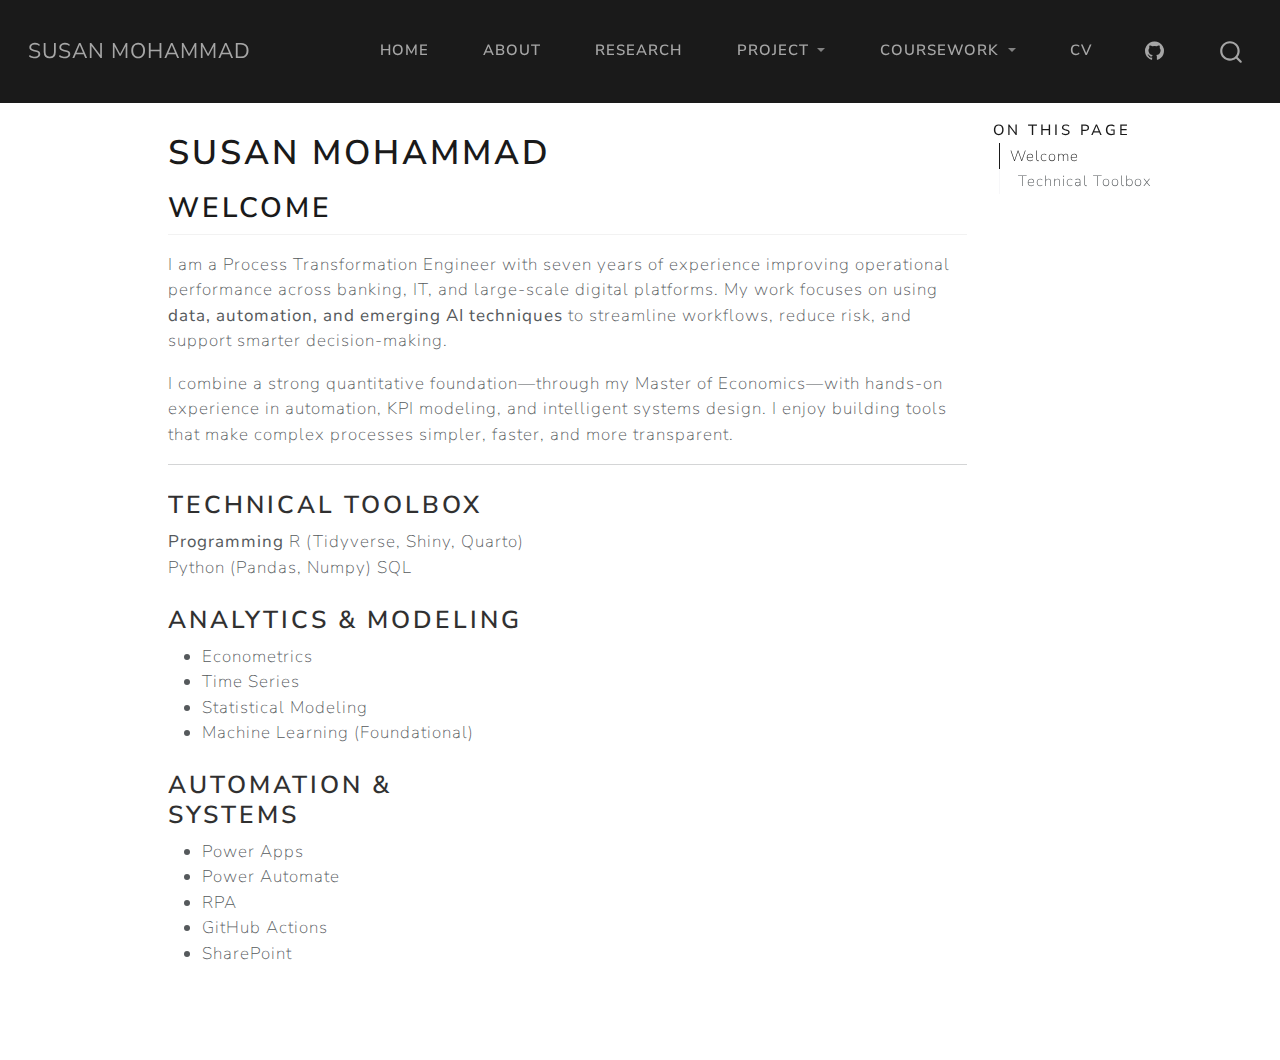
<file: docs/index.html>
<!DOCTYPE html>
<html xmlns="http://www.w3.org/1999/xhtml" lang="en" xml:lang="en"><head>

<meta charset="utf-8">
<meta name="generator" content="quarto-1.8.27">

<meta name="viewport" content="width=device-width, initial-scale=1.0, user-scalable=yes">


<title>Susan Mohammad</title>
<style>
code{white-space: pre-wrap;}
span.smallcaps{font-variant: small-caps;}
div.columns{display: flex; gap: min(4vw, 1.5em);}
div.column{flex: auto; overflow-x: auto;}
div.hanging-indent{margin-left: 1.5em; text-indent: -1.5em;}
ul.task-list{list-style: none;}
ul.task-list li input[type="checkbox"] {
  width: 0.8em;
  margin: 0 0.8em 0.2em -1em; /* quarto-specific, see https://github.com/quarto-dev/quarto-cli/issues/4556 */ 
  vertical-align: middle;
}
</style>


<script src="site_libs/quarto-nav/quarto-nav.js"></script>
<script src="site_libs/quarto-nav/headroom.min.js"></script>
<script src="site_libs/clipboard/clipboard.min.js"></script>
<script src="site_libs/quarto-search/autocomplete.umd.js"></script>
<script src="site_libs/quarto-search/fuse.min.js"></script>
<script src="site_libs/quarto-search/quarto-search.js"></script>
<meta name="quarto:offset" content="./">
<script src="site_libs/quarto-html/quarto.js" type="module"></script>
<script src="site_libs/quarto-html/tabsets/tabsets.js" type="module"></script>
<script src="site_libs/quarto-html/axe/axe-check.js" type="module"></script>
<script src="site_libs/quarto-html/popper.min.js"></script>
<script src="site_libs/quarto-html/tippy.umd.min.js"></script>
<script src="site_libs/quarto-html/anchor.min.js"></script>
<link href="site_libs/quarto-html/tippy.css" rel="stylesheet">
<link href="site_libs/quarto-html/quarto-syntax-highlighting-ed96de9b727972fe78a7b5d16c58bf87.css" rel="stylesheet" id="quarto-text-highlighting-styles">
<script src="site_libs/bootstrap/bootstrap.min.js"></script>
<link href="site_libs/bootstrap/bootstrap-icons.css" rel="stylesheet">
<link href="site_libs/bootstrap/bootstrap-0c86f800422ac82d2a7a51bc8f02a127.min.css" rel="stylesheet" append-hash="true" id="quarto-bootstrap" data-mode="light">
<script id="quarto-search-options" type="application/json">{
  "location": "navbar",
  "copy-button": false,
  "collapse-after": 3,
  "panel-placement": "end",
  "type": "overlay",
  "limit": 50,
  "keyboard-shortcut": [
    "f",
    "/",
    "s"
  ],
  "show-item-context": false,
  "language": {
    "search-no-results-text": "No results",
    "search-matching-documents-text": "matching documents",
    "search-copy-link-title": "Copy link to search",
    "search-hide-matches-text": "Hide additional matches",
    "search-more-match-text": "more match in this document",
    "search-more-matches-text": "more matches in this document",
    "search-clear-button-title": "Clear",
    "search-text-placeholder": "",
    "search-detached-cancel-button-title": "Cancel",
    "search-submit-button-title": "Submit",
    "search-label": "Search"
  }
}</script>


<link rel="stylesheet" href="styles.css">
</head>

<body class="nav-fixed quarto-light">

<div id="quarto-search-results"></div>
  <header id="quarto-header" class="headroom fixed-top">
    <nav class="navbar navbar-expand-lg " data-bs-theme="dark">
      <div class="navbar-container container-fluid">
      <div class="navbar-brand-container mx-auto">
    <a class="navbar-brand" href="./index.html">
    <span class="navbar-title">Susan Mohammad</span>
    </a>
  </div>
            <div id="quarto-search" class="" title="Search"></div>
          <button class="navbar-toggler" type="button" data-bs-toggle="collapse" data-bs-target="#navbarCollapse" aria-controls="navbarCollapse" role="menu" aria-expanded="false" aria-label="Toggle navigation" onclick="if (window.quartoToggleHeadroom) { window.quartoToggleHeadroom(); }">
  <span class="navbar-toggler-icon"></span>
</button>
          <div class="collapse navbar-collapse" id="navbarCollapse">
            <ul class="navbar-nav navbar-nav-scroll ms-auto">
  <li class="nav-item">
    <a class="nav-link active" href="./index.html" aria-current="page"> 
<span class="menu-text">Home</span></a>
  </li>  
  <li class="nav-item">
    <a class="nav-link" href="./about.html"> 
<span class="menu-text">About</span></a>
  </li>  
  <li class="nav-item">
    <a class="nav-link" href="./research.html"> 
<span class="menu-text">Research</span></a>
  </li>  
  <li class="nav-item dropdown ">
    <a class="nav-link dropdown-toggle" href="#" id="nav-menu-project" role="link" data-bs-toggle="dropdown" aria-expanded="false">
 <span class="menu-text">Project</span>
    </a>
    <ul class="dropdown-menu dropdown-menu-end" aria-labelledby="nav-menu-project">    
        <li>
    <a class="dropdown-item" href="./project.html">
 <span class="dropdown-text">Projects</span></a>
  </li>  
    </ul>
  </li>
  <li class="nav-item dropdown ">
    <a class="nav-link dropdown-toggle" href="#" id="nav-menu-coursework" role="link" data-bs-toggle="dropdown" aria-expanded="false">
 <span class="menu-text">Coursework</span>
    </a>
    <ul class="dropdown-menu dropdown-menu-end" aria-labelledby="nav-menu-coursework">    
        <li class="dropdown-header">Data Analysis (EPPS 6323)</li>
        <li>
    <a class="dropdown-item" href="./assignment1.html">
 <span class="dropdown-text">Assignment 1</span></a>
  </li>  
        <li>
    <a class="dropdown-item" href="./assignment2.html">
 <span class="dropdown-text">Assignment 2</span></a>
  </li>  
        <li>
    <a class="dropdown-item" href="./assignment3.html">
 <span class="dropdown-text">Assignment 3</span></a>
  </li>  
        <li class="dropdown-header">Labs</li>
        <li>
    <a class="dropdown-item" href="./Lab01.html">
 <span class="dropdown-text">Lab01</span></a>
  </li>  
        <li>
    <a class="dropdown-item" href="./Lab02.html">
 <span class="dropdown-text">Lab02</span></a>
  </li>  
        <li><hr class="dropdown-divider"></li>
        <li class="dropdown-header">Information Management (EPPS 6354)</li>
        <li>
    <a class="dropdown-item" href="./assignment4.html">
 <span class="dropdown-text">Assignment 4</span></a>
  </li>  
        <li>
    <a class="dropdown-item" href="./assignment5.html">
 <span class="dropdown-text">Assignment 5</span></a>
  </li>  
        <li>
    <a class="dropdown-item" href="./im-assignment4.html">
 <span class="dropdown-text">IM-Assignment 4</span></a>
  </li>  
    </ul>
  </li>
  <li class="nav-item">
    <a class="nav-link" href="./cv.pdf"> 
<span class="menu-text">CV</span></a>
  </li>  
  <li class="nav-item compact">
    <a class="nav-link" href="https://github.com/susanmohammadk22"> <i class="bi bi-github" role="img">
</i> 
<span class="menu-text"></span></a>
  </li>  
</ul>
          </div> <!-- /navcollapse -->
            <div class="quarto-navbar-tools">
</div>
      </div> <!-- /container-fluid -->
    </nav>
</header>
<!-- content -->
<div id="quarto-content" class="quarto-container page-columns page-rows-contents page-layout-article page-navbar">
<!-- sidebar -->
<!-- margin-sidebar -->
    <div id="quarto-margin-sidebar" class="sidebar margin-sidebar">
        <nav id="TOC" role="doc-toc" class="toc-active">
    <h2 id="toc-title">On this page</h2>
   
  <ul>
  <li><a href="#welcome" id="toc-welcome" class="nav-link active" data-scroll-target="#welcome">Welcome</a>
  <ul class="collapse">
  <li><a href="#technical-toolbox" id="toc-technical-toolbox" class="nav-link" data-scroll-target="#technical-toolbox">Technical Toolbox</a></li>
  </ul></li>
  </ul>
</nav>
    </div>
<!-- main -->
<main class="content" id="quarto-document-content">

<header id="title-block-header" class="quarto-title-block default">
<div class="quarto-title">
<h1 class="title">Susan Mohammad</h1>
</div>



<div class="quarto-title-meta">

    
  
    
  </div>
  


</header>


<section id="welcome" class="level2">
<h2 class="anchored" data-anchor-id="welcome">Welcome</h2>
<p>I am a Process Transformation Engineer with seven years of experience improving operational performance across banking, IT, and large‑scale digital platforms. My work focuses on using <strong>data, automation, and emerging AI techniques</strong> to streamline workflows, reduce risk, and support smarter decision‑making.</p>
<p>I combine a strong quantitative foundation—through my Master of Economics—with hands‑on experience in automation, KPI modeling, and intelligent systems design. I enjoy building tools that make complex processes simpler, faster, and more transparent.</p>
<hr>
<section id="technical-toolbox" class="level3">
<h3 class="anchored" data-anchor-id="technical-toolbox">Technical Toolbox</h3>
<div class="grid">
<div class="g-col-6">
<p><strong>Programming</strong> R (Tidyverse, Shiny, Quarto) Python (Pandas, Numpy) SQL</p>
<section id="analytics-modeling" class="level3">
<h3 class="anchored" data-anchor-id="analytics-modeling">Analytics &amp; Modeling</h3>
<ul>
<li>Econometrics<br>
</li>
<li>Time Series<br>
</li>
<li>Statistical Modeling<br>
</li>
<li>Machine Learning (Foundational)</li>
</ul>
</section>
<section id="automation-systems" class="level3">
<h3 class="anchored" data-anchor-id="automation-systems">Automation &amp; Systems</h3>
<ul>
<li>Power Apps<br>
</li>
<li>Power Automate<br>
</li>
<li>RPA<br>
</li>
<li>GitHub Actions<br>
</li>
<li>SharePoint</li>
</ul>
</section>
</div>
</div>


</section>
</section>

</main> <!-- /main -->
<script id="quarto-html-after-body" type="application/javascript">
  window.document.addEventListener("DOMContentLoaded", function (event) {
    const icon = "";
    const anchorJS = new window.AnchorJS();
    anchorJS.options = {
      placement: 'right',
      icon: icon
    };
    anchorJS.add('.anchored');
    const isCodeAnnotation = (el) => {
      for (const clz of el.classList) {
        if (clz.startsWith('code-annotation-')) {                     
          return true;
        }
      }
      return false;
    }
    const onCopySuccess = function(e) {
      // button target
      const button = e.trigger;
      // don't keep focus
      button.blur();
      // flash "checked"
      button.classList.add('code-copy-button-checked');
      var currentTitle = button.getAttribute("title");
      button.setAttribute("title", "Copied!");
      let tooltip;
      if (window.bootstrap) {
        button.setAttribute("data-bs-toggle", "tooltip");
        button.setAttribute("data-bs-placement", "left");
        button.setAttribute("data-bs-title", "Copied!");
        tooltip = new bootstrap.Tooltip(button, 
          { trigger: "manual", 
            customClass: "code-copy-button-tooltip",
            offset: [0, -8]});
        tooltip.show();    
      }
      setTimeout(function() {
        if (tooltip) {
          tooltip.hide();
          button.removeAttribute("data-bs-title");
          button.removeAttribute("data-bs-toggle");
          button.removeAttribute("data-bs-placement");
        }
        button.setAttribute("title", currentTitle);
        button.classList.remove('code-copy-button-checked');
      }, 1000);
      // clear code selection
      e.clearSelection();
    }
    const getTextToCopy = function(trigger) {
      const outerScaffold = trigger.parentElement.cloneNode(true);
      const codeEl = outerScaffold.querySelector('code');
      for (const childEl of codeEl.children) {
        if (isCodeAnnotation(childEl)) {
          childEl.remove();
        }
      }
      return codeEl.innerText;
    }
    const clipboard = new window.ClipboardJS('.code-copy-button:not([data-in-quarto-modal])', {
      text: getTextToCopy
    });
    clipboard.on('success', onCopySuccess);
    if (window.document.getElementById('quarto-embedded-source-code-modal')) {
      const clipboardModal = new window.ClipboardJS('.code-copy-button[data-in-quarto-modal]', {
        text: getTextToCopy,
        container: window.document.getElementById('quarto-embedded-source-code-modal')
      });
      clipboardModal.on('success', onCopySuccess);
    }
      var localhostRegex = new RegExp(/^(?:http|https):\/\/localhost\:?[0-9]*\//);
      var mailtoRegex = new RegExp(/^mailto:/);
        var filterRegex = new RegExp('/' + window.location.host + '/');
      var isInternal = (href) => {
          return filterRegex.test(href) || localhostRegex.test(href) || mailtoRegex.test(href);
      }
      // Inspect non-navigation links and adorn them if external
     var links = window.document.querySelectorAll('a[href]:not(.nav-link):not(.navbar-brand):not(.toc-action):not(.sidebar-link):not(.sidebar-item-toggle):not(.pagination-link):not(.no-external):not([aria-hidden]):not(.dropdown-item):not(.quarto-navigation-tool):not(.about-link)');
      for (var i=0; i<links.length; i++) {
        const link = links[i];
        if (!isInternal(link.href)) {
          // undo the damage that might have been done by quarto-nav.js in the case of
          // links that we want to consider external
          if (link.dataset.originalHref !== undefined) {
            link.href = link.dataset.originalHref;
          }
        }
      }
    function tippyHover(el, contentFn, onTriggerFn, onUntriggerFn) {
      const config = {
        allowHTML: true,
        maxWidth: 500,
        delay: 100,
        arrow: false,
        appendTo: function(el) {
            return el.parentElement;
        },
        interactive: true,
        interactiveBorder: 10,
        theme: 'quarto',
        placement: 'bottom-start',
      };
      if (contentFn) {
        config.content = contentFn;
      }
      if (onTriggerFn) {
        config.onTrigger = onTriggerFn;
      }
      if (onUntriggerFn) {
        config.onUntrigger = onUntriggerFn;
      }
      window.tippy(el, config); 
    }
    const noterefs = window.document.querySelectorAll('a[role="doc-noteref"]');
    for (var i=0; i<noterefs.length; i++) {
      const ref = noterefs[i];
      tippyHover(ref, function() {
        // use id or data attribute instead here
        let href = ref.getAttribute('data-footnote-href') || ref.getAttribute('href');
        try { href = new URL(href).hash; } catch {}
        const id = href.replace(/^#\/?/, "");
        const note = window.document.getElementById(id);
        if (note) {
          return note.innerHTML;
        } else {
          return "";
        }
      });
    }
    const xrefs = window.document.querySelectorAll('a.quarto-xref');
    const processXRef = (id, note) => {
      // Strip column container classes
      const stripColumnClz = (el) => {
        el.classList.remove("page-full", "page-columns");
        if (el.children) {
          for (const child of el.children) {
            stripColumnClz(child);
          }
        }
      }
      stripColumnClz(note)
      if (id === null || id.startsWith('sec-')) {
        // Special case sections, only their first couple elements
        const container = document.createElement("div");
        if (note.children && note.children.length > 2) {
          container.appendChild(note.children[0].cloneNode(true));
          for (let i = 1; i < note.children.length; i++) {
            const child = note.children[i];
            if (child.tagName === "P" && child.innerText === "") {
              continue;
            } else {
              container.appendChild(child.cloneNode(true));
              break;
            }
          }
          if (window.Quarto?.typesetMath) {
            window.Quarto.typesetMath(container);
          }
          return container.innerHTML
        } else {
          if (window.Quarto?.typesetMath) {
            window.Quarto.typesetMath(note);
          }
          return note.innerHTML;
        }
      } else {
        // Remove any anchor links if they are present
        const anchorLink = note.querySelector('a.anchorjs-link');
        if (anchorLink) {
          anchorLink.remove();
        }
        if (window.Quarto?.typesetMath) {
          window.Quarto.typesetMath(note);
        }
        if (note.classList.contains("callout")) {
          return note.outerHTML;
        } else {
          return note.innerHTML;
        }
      }
    }
    for (var i=0; i<xrefs.length; i++) {
      const xref = xrefs[i];
      tippyHover(xref, undefined, function(instance) {
        instance.disable();
        let url = xref.getAttribute('href');
        let hash = undefined; 
        if (url.startsWith('#')) {
          hash = url;
        } else {
          try { hash = new URL(url).hash; } catch {}
        }
        if (hash) {
          const id = hash.replace(/^#\/?/, "");
          const note = window.document.getElementById(id);
          if (note !== null) {
            try {
              const html = processXRef(id, note.cloneNode(true));
              instance.setContent(html);
            } finally {
              instance.enable();
              instance.show();
            }
          } else {
            // See if we can fetch this
            fetch(url.split('#')[0])
            .then(res => res.text())
            .then(html => {
              const parser = new DOMParser();
              const htmlDoc = parser.parseFromString(html, "text/html");
              const note = htmlDoc.getElementById(id);
              if (note !== null) {
                const html = processXRef(id, note);
                instance.setContent(html);
              } 
            }).finally(() => {
              instance.enable();
              instance.show();
            });
          }
        } else {
          // See if we can fetch a full url (with no hash to target)
          // This is a special case and we should probably do some content thinning / targeting
          fetch(url)
          .then(res => res.text())
          .then(html => {
            const parser = new DOMParser();
            const htmlDoc = parser.parseFromString(html, "text/html");
            const note = htmlDoc.querySelector('main.content');
            if (note !== null) {
              // This should only happen for chapter cross references
              // (since there is no id in the URL)
              // remove the first header
              if (note.children.length > 0 && note.children[0].tagName === "HEADER") {
                note.children[0].remove();
              }
              const html = processXRef(null, note);
              instance.setContent(html);
            } 
          }).finally(() => {
            instance.enable();
            instance.show();
          });
        }
      }, function(instance) {
      });
    }
        let selectedAnnoteEl;
        const selectorForAnnotation = ( cell, annotation) => {
          let cellAttr = 'data-code-cell="' + cell + '"';
          let lineAttr = 'data-code-annotation="' +  annotation + '"';
          const selector = 'span[' + cellAttr + '][' + lineAttr + ']';
          return selector;
        }
        const selectCodeLines = (annoteEl) => {
          const doc = window.document;
          const targetCell = annoteEl.getAttribute("data-target-cell");
          const targetAnnotation = annoteEl.getAttribute("data-target-annotation");
          const annoteSpan = window.document.querySelector(selectorForAnnotation(targetCell, targetAnnotation));
          const lines = annoteSpan.getAttribute("data-code-lines").split(",");
          const lineIds = lines.map((line) => {
            return targetCell + "-" + line;
          })
          let top = null;
          let height = null;
          let parent = null;
          if (lineIds.length > 0) {
              //compute the position of the single el (top and bottom and make a div)
              const el = window.document.getElementById(lineIds[0]);
              top = el.offsetTop;
              height = el.offsetHeight;
              parent = el.parentElement.parentElement;
            if (lineIds.length > 1) {
              const lastEl = window.document.getElementById(lineIds[lineIds.length - 1]);
              const bottom = lastEl.offsetTop + lastEl.offsetHeight;
              height = bottom - top;
            }
            if (top !== null && height !== null && parent !== null) {
              // cook up a div (if necessary) and position it 
              let div = window.document.getElementById("code-annotation-line-highlight");
              if (div === null) {
                div = window.document.createElement("div");
                div.setAttribute("id", "code-annotation-line-highlight");
                div.style.position = 'absolute';
                parent.appendChild(div);
              }
              div.style.top = top - 2 + "px";
              div.style.height = height + 4 + "px";
              div.style.left = 0;
              let gutterDiv = window.document.getElementById("code-annotation-line-highlight-gutter");
              if (gutterDiv === null) {
                gutterDiv = window.document.createElement("div");
                gutterDiv.setAttribute("id", "code-annotation-line-highlight-gutter");
                gutterDiv.style.position = 'absolute';
                const codeCell = window.document.getElementById(targetCell);
                const gutter = codeCell.querySelector('.code-annotation-gutter');
                gutter.appendChild(gutterDiv);
              }
              gutterDiv.style.top = top - 2 + "px";
              gutterDiv.style.height = height + 4 + "px";
            }
            selectedAnnoteEl = annoteEl;
          }
        };
        const unselectCodeLines = () => {
          const elementsIds = ["code-annotation-line-highlight", "code-annotation-line-highlight-gutter"];
          elementsIds.forEach((elId) => {
            const div = window.document.getElementById(elId);
            if (div) {
              div.remove();
            }
          });
          selectedAnnoteEl = undefined;
        };
          // Handle positioning of the toggle
      window.addEventListener(
        "resize",
        throttle(() => {
          elRect = undefined;
          if (selectedAnnoteEl) {
            selectCodeLines(selectedAnnoteEl);
          }
        }, 10)
      );
      function throttle(fn, ms) {
      let throttle = false;
      let timer;
        return (...args) => {
          if(!throttle) { // first call gets through
              fn.apply(this, args);
              throttle = true;
          } else { // all the others get throttled
              if(timer) clearTimeout(timer); // cancel #2
              timer = setTimeout(() => {
                fn.apply(this, args);
                timer = throttle = false;
              }, ms);
          }
        };
      }
        // Attach click handler to the DT
        const annoteDls = window.document.querySelectorAll('dt[data-target-cell]');
        for (const annoteDlNode of annoteDls) {
          annoteDlNode.addEventListener('click', (event) => {
            const clickedEl = event.target;
            if (clickedEl !== selectedAnnoteEl) {
              unselectCodeLines();
              const activeEl = window.document.querySelector('dt[data-target-cell].code-annotation-active');
              if (activeEl) {
                activeEl.classList.remove('code-annotation-active');
              }
              selectCodeLines(clickedEl);
              clickedEl.classList.add('code-annotation-active');
            } else {
              // Unselect the line
              unselectCodeLines();
              clickedEl.classList.remove('code-annotation-active');
            }
          });
        }
    const findCites = (el) => {
      const parentEl = el.parentElement;
      if (parentEl) {
        const cites = parentEl.dataset.cites;
        if (cites) {
          return {
            el,
            cites: cites.split(' ')
          };
        } else {
          return findCites(el.parentElement)
        }
      } else {
        return undefined;
      }
    };
    var bibliorefs = window.document.querySelectorAll('a[role="doc-biblioref"]');
    for (var i=0; i<bibliorefs.length; i++) {
      const ref = bibliorefs[i];
      const citeInfo = findCites(ref);
      if (citeInfo) {
        tippyHover(citeInfo.el, function() {
          var popup = window.document.createElement('div');
          citeInfo.cites.forEach(function(cite) {
            var citeDiv = window.document.createElement('div');
            citeDiv.classList.add('hanging-indent');
            citeDiv.classList.add('csl-entry');
            var biblioDiv = window.document.getElementById('ref-' + cite);
            if (biblioDiv) {
              citeDiv.innerHTML = biblioDiv.innerHTML;
            }
            popup.appendChild(citeDiv);
          });
          return popup.innerHTML;
        });
      }
    }
  });
  </script>
</div> <!-- /content -->




</body></html>
</file>
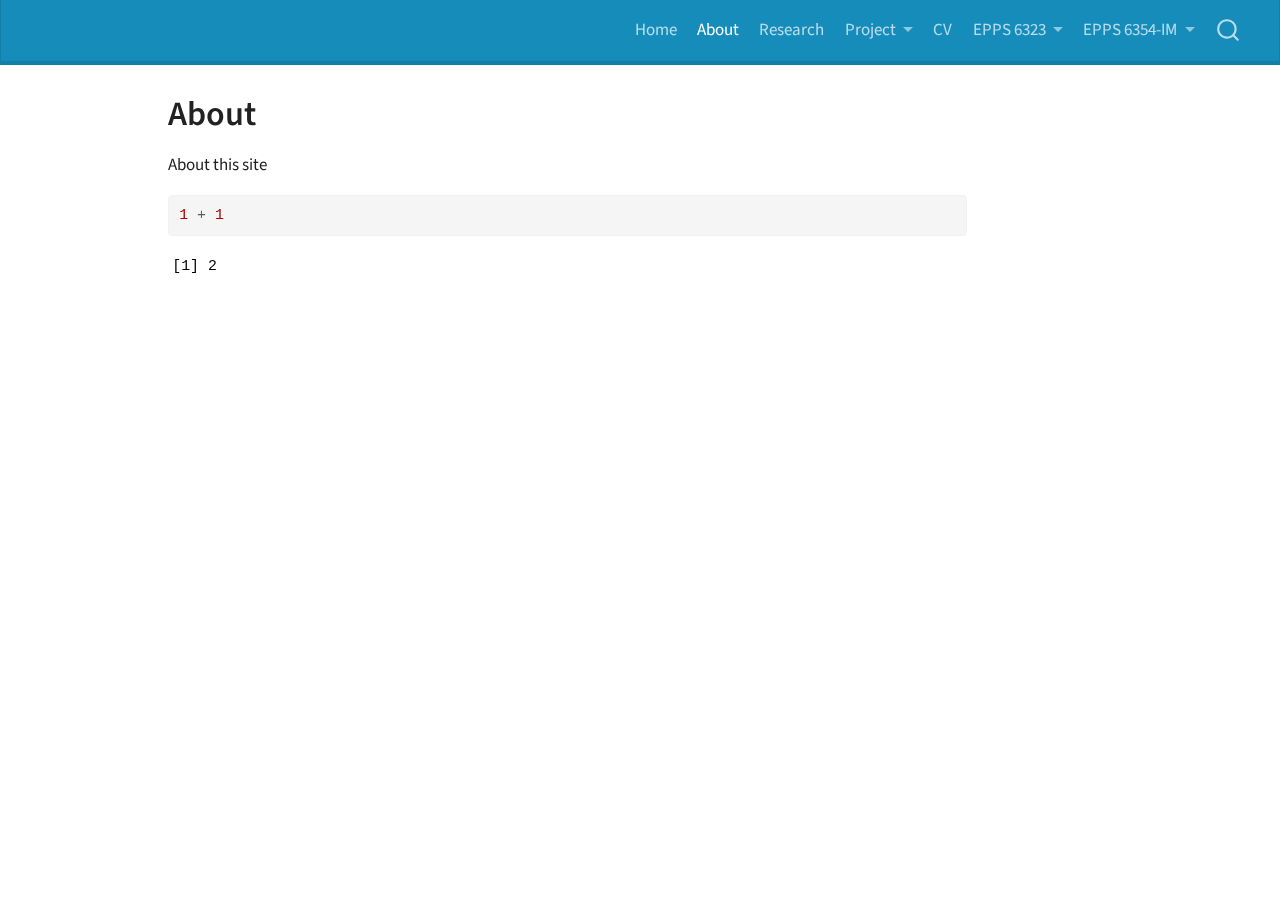
<file: about.html>
<!DOCTYPE html>
<html xmlns="http://www.w3.org/1999/xhtml" lang="en" xml:lang="en"><head>

<meta charset="utf-8">
<meta name="generator" content="quarto-1.8.27">

<meta name="viewport" content="width=device-width, initial-scale=1.0, user-scalable=yes">


<title>About</title>
<style>
code{white-space: pre-wrap;}
span.smallcaps{font-variant: small-caps;}
div.columns{display: flex; gap: min(4vw, 1.5em);}
div.column{flex: auto; overflow-x: auto;}
div.hanging-indent{margin-left: 1.5em; text-indent: -1.5em;}
ul.task-list{list-style: none;}
ul.task-list li input[type="checkbox"] {
  width: 0.8em;
  margin: 0 0.8em 0.2em -1em; /* quarto-specific, see https://github.com/quarto-dev/quarto-cli/issues/4556 */ 
  vertical-align: middle;
}
/* CSS for syntax highlighting */
html { -webkit-text-size-adjust: 100%; }
pre > code.sourceCode { white-space: pre; position: relative; }
pre > code.sourceCode > span { display: inline-block; line-height: 1.25; }
pre > code.sourceCode > span:empty { height: 1.2em; }
.sourceCode { overflow: visible; }
code.sourceCode > span { color: inherit; text-decoration: inherit; }
div.sourceCode { margin: 1em 0; }
pre.sourceCode { margin: 0; }
@media screen {
div.sourceCode { overflow: auto; }
}
@media print {
pre > code.sourceCode { white-space: pre-wrap; }
pre > code.sourceCode > span { text-indent: -5em; padding-left: 5em; }
}
pre.numberSource code
  { counter-reset: source-line 0; }
pre.numberSource code > span
  { position: relative; left: -4em; counter-increment: source-line; }
pre.numberSource code > span > a:first-child::before
  { content: counter(source-line);
    position: relative; left: -1em; text-align: right; vertical-align: baseline;
    border: none; display: inline-block;
    -webkit-touch-callout: none; -webkit-user-select: none;
    -khtml-user-select: none; -moz-user-select: none;
    -ms-user-select: none; user-select: none;
    padding: 0 4px; width: 4em;
  }
pre.numberSource { margin-left: 3em;  padding-left: 4px; }
div.sourceCode
  {   }
@media screen {
pre > code.sourceCode > span > a:first-child::before { text-decoration: underline; }
}
</style>


<script src="site_libs/quarto-nav/quarto-nav.js"></script>
<script src="site_libs/quarto-nav/headroom.min.js"></script>
<script src="site_libs/clipboard/clipboard.min.js"></script>
<script src="site_libs/quarto-search/autocomplete.umd.js"></script>
<script src="site_libs/quarto-search/fuse.min.js"></script>
<script src="site_libs/quarto-search/quarto-search.js"></script>
<meta name="quarto:offset" content="./">
<script src="site_libs/quarto-html/quarto.js" type="module"></script>
<script src="site_libs/quarto-html/tabsets/tabsets.js" type="module"></script>
<script src="site_libs/quarto-html/axe/axe-check.js" type="module"></script>
<script src="site_libs/quarto-html/popper.min.js"></script>
<script src="site_libs/quarto-html/tippy.umd.min.js"></script>
<script src="site_libs/quarto-html/anchor.min.js"></script>
<link href="site_libs/quarto-html/tippy.css" rel="stylesheet">
<link href="site_libs/quarto-html/quarto-syntax-highlighting-ed96de9b727972fe78a7b5d16c58bf87.css" rel="stylesheet" id="quarto-text-highlighting-styles">
<script src="site_libs/bootstrap/bootstrap.min.js"></script>
<link href="site_libs/bootstrap/bootstrap-icons.css" rel="stylesheet">
<link href="site_libs/bootstrap/bootstrap-051849a2a1e0f68eed7367b8dc269a5d.min.css" rel="stylesheet" append-hash="true" id="quarto-bootstrap" data-mode="light">
<script id="quarto-search-options" type="application/json">{
  "location": "navbar",
  "copy-button": false,
  "collapse-after": 3,
  "panel-placement": "end",
  "type": "overlay",
  "limit": 50,
  "keyboard-shortcut": [
    "f",
    "/",
    "s"
  ],
  "show-item-context": false,
  "language": {
    "search-no-results-text": "No results",
    "search-matching-documents-text": "matching documents",
    "search-copy-link-title": "Copy link to search",
    "search-hide-matches-text": "Hide additional matches",
    "search-more-match-text": "more match in this document",
    "search-more-matches-text": "more matches in this document",
    "search-clear-button-title": "Clear",
    "search-text-placeholder": "",
    "search-detached-cancel-button-title": "Cancel",
    "search-submit-button-title": "Submit",
    "search-label": "Search"
  }
}</script>


<link rel="stylesheet" href="styles.css">
</head>

<body class="nav-fixed quarto-light">

<div id="quarto-search-results"></div>
  <header id="quarto-header" class="headroom fixed-top">
    <nav class="navbar navbar-expand-lg " data-bs-theme="dark">
      <div class="navbar-container container-fluid">
            <div id="quarto-search" class="" title="Search"></div>
          <button class="navbar-toggler" type="button" data-bs-toggle="collapse" data-bs-target="#navbarCollapse" aria-controls="navbarCollapse" role="menu" aria-expanded="false" aria-label="Toggle navigation" onclick="if (window.quartoToggleHeadroom) { window.quartoToggleHeadroom(); }">
  <span class="navbar-toggler-icon"></span>
</button>
          <div class="collapse navbar-collapse" id="navbarCollapse">
            <ul class="navbar-nav navbar-nav-scroll ms-auto">
  <li class="nav-item">
    <a class="nav-link" href="./index.html"> 
<span class="menu-text">Home</span></a>
  </li>  
  <li class="nav-item">
    <a class="nav-link active" href="./about.html" aria-current="page"> 
<span class="menu-text">About</span></a>
  </li>  
  <li class="nav-item">
    <a class="nav-link" href="./research.html"> 
<span class="menu-text">Research</span></a>
  </li>  
  <li class="nav-item dropdown ">
    <a class="nav-link dropdown-toggle" href="#" id="nav-menu-project" role="link" data-bs-toggle="dropdown" aria-expanded="false">
 <span class="menu-text">Project</span>
    </a>
    <ul class="dropdown-menu dropdown-menu-end" aria-labelledby="nav-menu-project">    
        <li>
    <a class="dropdown-item" href="./project.html">
 <span class="dropdown-text">Project Overview</span></a>
  </li>  
        <li>
    <a class="dropdown-item" href="./app.html">
 <span class="dropdown-text">Submit Question</span></a>
  </li>  
        <li>
    <a class="dropdown-item" href="./speaker.html">
 <span class="dropdown-text">Speaker Dashboard</span></a>
  </li>  
        <li>
    <a class="dropdown-item" href="./display.html">
 <span class="dropdown-text">Live Display</span></a>
  </li>  
    </ul>
  </li>
  <li class="nav-item">
    <a class="nav-link" href="./cv.pdf"> 
<span class="menu-text">CV</span></a>
  </li>  
  <li class="nav-item dropdown ">
    <a class="nav-link dropdown-toggle" href="#" id="nav-menu-epps-6323" role="link" data-bs-toggle="dropdown" aria-expanded="false">
 <span class="menu-text">EPPS 6323</span>
    </a>
    <ul class="dropdown-menu dropdown-menu-end" aria-labelledby="nav-menu-epps-6323">    
        <li>
    <a class="dropdown-item" href="./assignment1.html">
 <span class="dropdown-text">Assignment 1</span></a>
  </li>  
        <li>
    <a class="dropdown-item" href="./assignment2.html">
 <span class="dropdown-text">Assignment 2</span></a>
  </li>  
        <li>
    <a class="dropdown-item" href="./assignment3.html">
 <span class="dropdown-text">Assignment 3</span></a>
  </li>  
        <li class="dropdown-header">Labs</li>
        <li>
    <a class="dropdown-item" href="./Lab01.html">
 <span class="dropdown-text">Lab01</span></a>
  </li>  
        <li>
    <a class="dropdown-item" href="./Lab02.html">
 <span class="dropdown-text">Lab02</span></a>
  </li>  
    </ul>
  </li>
  <li class="nav-item dropdown ">
    <a class="nav-link dropdown-toggle" href="#" id="nav-menu-epps-6354-im" role="link" data-bs-toggle="dropdown" aria-expanded="false">
 <span class="menu-text">EPPS 6354-IM</span>
    </a>
    <ul class="dropdown-menu dropdown-menu-end" aria-labelledby="nav-menu-epps-6354-im">    
        <li>
    <a class="dropdown-item" href="./assignment4.html">
 <span class="dropdown-text">Assignment 4</span></a>
  </li>  
        <li>
    <a class="dropdown-item" href="./assignment5.html">
 <span class="dropdown-text">Assignment 5</span></a>
  </li>  
        <li>
    <a class="dropdown-item" href="./im-assignment4.html">
 <span class="dropdown-text">IM-Assignment 4</span></a>
  </li>  
    </ul>
  </li>
</ul>
          </div> <!-- /navcollapse -->
            <div class="quarto-navbar-tools">
</div>
      </div> <!-- /container-fluid -->
    </nav>
</header>
<!-- content -->
<div id="quarto-content" class="quarto-container page-columns page-rows-contents page-layout-article page-navbar">
<!-- sidebar -->
<!-- margin-sidebar -->
    <div id="quarto-margin-sidebar" class="sidebar margin-sidebar zindex-bottom">
        
    </div>
<!-- main -->
<main class="content" id="quarto-document-content">

<header id="title-block-header" class="quarto-title-block default">
<div class="quarto-title">
<h1 class="title">About</h1>
</div>



<div class="quarto-title-meta">

    
  
    
  </div>
  


</header>


<p>About this site</p>
<div class="cell">
<div class="code-copy-outer-scaffold"><div class="sourceCode cell-code" id="cb1"><pre class="sourceCode r code-with-copy"><code class="sourceCode r"><span id="cb1-1"><a href="#cb1-1" aria-hidden="true" tabindex="-1"></a><span class="dv">1</span> <span class="sc">+</span> <span class="dv">1</span></span></code></pre></div><button title="Copy to Clipboard" class="code-copy-button"><i class="bi"></i></button></div>
<div class="cell-output cell-output-stdout">
<pre><code>[1] 2</code></pre>
</div>
</div>



</main> <!-- /main -->
<script id="quarto-html-after-body" type="application/javascript">
  window.document.addEventListener("DOMContentLoaded", function (event) {
    const icon = "";
    const anchorJS = new window.AnchorJS();
    anchorJS.options = {
      placement: 'right',
      icon: icon
    };
    anchorJS.add('.anchored');
    const isCodeAnnotation = (el) => {
      for (const clz of el.classList) {
        if (clz.startsWith('code-annotation-')) {                     
          return true;
        }
      }
      return false;
    }
    const onCopySuccess = function(e) {
      // button target
      const button = e.trigger;
      // don't keep focus
      button.blur();
      // flash "checked"
      button.classList.add('code-copy-button-checked');
      var currentTitle = button.getAttribute("title");
      button.setAttribute("title", "Copied!");
      let tooltip;
      if (window.bootstrap) {
        button.setAttribute("data-bs-toggle", "tooltip");
        button.setAttribute("data-bs-placement", "left");
        button.setAttribute("data-bs-title", "Copied!");
        tooltip = new bootstrap.Tooltip(button, 
          { trigger: "manual", 
            customClass: "code-copy-button-tooltip",
            offset: [0, -8]});
        tooltip.show();    
      }
      setTimeout(function() {
        if (tooltip) {
          tooltip.hide();
          button.removeAttribute("data-bs-title");
          button.removeAttribute("data-bs-toggle");
          button.removeAttribute("data-bs-placement");
        }
        button.setAttribute("title", currentTitle);
        button.classList.remove('code-copy-button-checked');
      }, 1000);
      // clear code selection
      e.clearSelection();
    }
    const getTextToCopy = function(trigger) {
      const outerScaffold = trigger.parentElement.cloneNode(true);
      const codeEl = outerScaffold.querySelector('code');
      for (const childEl of codeEl.children) {
        if (isCodeAnnotation(childEl)) {
          childEl.remove();
        }
      }
      return codeEl.innerText;
    }
    const clipboard = new window.ClipboardJS('.code-copy-button:not([data-in-quarto-modal])', {
      text: getTextToCopy
    });
    clipboard.on('success', onCopySuccess);
    if (window.document.getElementById('quarto-embedded-source-code-modal')) {
      const clipboardModal = new window.ClipboardJS('.code-copy-button[data-in-quarto-modal]', {
        text: getTextToCopy,
        container: window.document.getElementById('quarto-embedded-source-code-modal')
      });
      clipboardModal.on('success', onCopySuccess);
    }
      var localhostRegex = new RegExp(/^(?:http|https):\/\/localhost\:?[0-9]*\//);
      var mailtoRegex = new RegExp(/^mailto:/);
        var filterRegex = new RegExp('/' + window.location.host + '/');
      var isInternal = (href) => {
          return filterRegex.test(href) || localhostRegex.test(href) || mailtoRegex.test(href);
      }
      // Inspect non-navigation links and adorn them if external
     var links = window.document.querySelectorAll('a[href]:not(.nav-link):not(.navbar-brand):not(.toc-action):not(.sidebar-link):not(.sidebar-item-toggle):not(.pagination-link):not(.no-external):not([aria-hidden]):not(.dropdown-item):not(.quarto-navigation-tool):not(.about-link)');
      for (var i=0; i<links.length; i++) {
        const link = links[i];
        if (!isInternal(link.href)) {
          // undo the damage that might have been done by quarto-nav.js in the case of
          // links that we want to consider external
          if (link.dataset.originalHref !== undefined) {
            link.href = link.dataset.originalHref;
          }
        }
      }
    function tippyHover(el, contentFn, onTriggerFn, onUntriggerFn) {
      const config = {
        allowHTML: true,
        maxWidth: 500,
        delay: 100,
        arrow: false,
        appendTo: function(el) {
            return el.parentElement;
        },
        interactive: true,
        interactiveBorder: 10,
        theme: 'quarto',
        placement: 'bottom-start',
      };
      if (contentFn) {
        config.content = contentFn;
      }
      if (onTriggerFn) {
        config.onTrigger = onTriggerFn;
      }
      if (onUntriggerFn) {
        config.onUntrigger = onUntriggerFn;
      }
      window.tippy(el, config); 
    }
    const noterefs = window.document.querySelectorAll('a[role="doc-noteref"]');
    for (var i=0; i<noterefs.length; i++) {
      const ref = noterefs[i];
      tippyHover(ref, function() {
        // use id or data attribute instead here
        let href = ref.getAttribute('data-footnote-href') || ref.getAttribute('href');
        try { href = new URL(href).hash; } catch {}
        const id = href.replace(/^#\/?/, "");
        const note = window.document.getElementById(id);
        if (note) {
          return note.innerHTML;
        } else {
          return "";
        }
      });
    }
    const xrefs = window.document.querySelectorAll('a.quarto-xref');
    const processXRef = (id, note) => {
      // Strip column container classes
      const stripColumnClz = (el) => {
        el.classList.remove("page-full", "page-columns");
        if (el.children) {
          for (const child of el.children) {
            stripColumnClz(child);
          }
        }
      }
      stripColumnClz(note)
      if (id === null || id.startsWith('sec-')) {
        // Special case sections, only their first couple elements
        const container = document.createElement("div");
        if (note.children && note.children.length > 2) {
          container.appendChild(note.children[0].cloneNode(true));
          for (let i = 1; i < note.children.length; i++) {
            const child = note.children[i];
            if (child.tagName === "P" && child.innerText === "") {
              continue;
            } else {
              container.appendChild(child.cloneNode(true));
              break;
            }
          }
          if (window.Quarto?.typesetMath) {
            window.Quarto.typesetMath(container);
          }
          return container.innerHTML
        } else {
          if (window.Quarto?.typesetMath) {
            window.Quarto.typesetMath(note);
          }
          return note.innerHTML;
        }
      } else {
        // Remove any anchor links if they are present
        const anchorLink = note.querySelector('a.anchorjs-link');
        if (anchorLink) {
          anchorLink.remove();
        }
        if (window.Quarto?.typesetMath) {
          window.Quarto.typesetMath(note);
        }
        if (note.classList.contains("callout")) {
          return note.outerHTML;
        } else {
          return note.innerHTML;
        }
      }
    }
    for (var i=0; i<xrefs.length; i++) {
      const xref = xrefs[i];
      tippyHover(xref, undefined, function(instance) {
        instance.disable();
        let url = xref.getAttribute('href');
        let hash = undefined; 
        if (url.startsWith('#')) {
          hash = url;
        } else {
          try { hash = new URL(url).hash; } catch {}
        }
        if (hash) {
          const id = hash.replace(/^#\/?/, "");
          const note = window.document.getElementById(id);
          if (note !== null) {
            try {
              const html = processXRef(id, note.cloneNode(true));
              instance.setContent(html);
            } finally {
              instance.enable();
              instance.show();
            }
          } else {
            // See if we can fetch this
            fetch(url.split('#')[0])
            .then(res => res.text())
            .then(html => {
              const parser = new DOMParser();
              const htmlDoc = parser.parseFromString(html, "text/html");
              const note = htmlDoc.getElementById(id);
              if (note !== null) {
                const html = processXRef(id, note);
                instance.setContent(html);
              } 
            }).finally(() => {
              instance.enable();
              instance.show();
            });
          }
        } else {
          // See if we can fetch a full url (with no hash to target)
          // This is a special case and we should probably do some content thinning / targeting
          fetch(url)
          .then(res => res.text())
          .then(html => {
            const parser = new DOMParser();
            const htmlDoc = parser.parseFromString(html, "text/html");
            const note = htmlDoc.querySelector('main.content');
            if (note !== null) {
              // This should only happen for chapter cross references
              // (since there is no id in the URL)
              // remove the first header
              if (note.children.length > 0 && note.children[0].tagName === "HEADER") {
                note.children[0].remove();
              }
              const html = processXRef(null, note);
              instance.setContent(html);
            } 
          }).finally(() => {
            instance.enable();
            instance.show();
          });
        }
      }, function(instance) {
      });
    }
        let selectedAnnoteEl;
        const selectorForAnnotation = ( cell, annotation) => {
          let cellAttr = 'data-code-cell="' + cell + '"';
          let lineAttr = 'data-code-annotation="' +  annotation + '"';
          const selector = 'span[' + cellAttr + '][' + lineAttr + ']';
          return selector;
        }
        const selectCodeLines = (annoteEl) => {
          const doc = window.document;
          const targetCell = annoteEl.getAttribute("data-target-cell");
          const targetAnnotation = annoteEl.getAttribute("data-target-annotation");
          const annoteSpan = window.document.querySelector(selectorForAnnotation(targetCell, targetAnnotation));
          const lines = annoteSpan.getAttribute("data-code-lines").split(",");
          const lineIds = lines.map((line) => {
            return targetCell + "-" + line;
          })
          let top = null;
          let height = null;
          let parent = null;
          if (lineIds.length > 0) {
              //compute the position of the single el (top and bottom and make a div)
              const el = window.document.getElementById(lineIds[0]);
              top = el.offsetTop;
              height = el.offsetHeight;
              parent = el.parentElement.parentElement;
            if (lineIds.length > 1) {
              const lastEl = window.document.getElementById(lineIds[lineIds.length - 1]);
              const bottom = lastEl.offsetTop + lastEl.offsetHeight;
              height = bottom - top;
            }
            if (top !== null && height !== null && parent !== null) {
              // cook up a div (if necessary) and position it 
              let div = window.document.getElementById("code-annotation-line-highlight");
              if (div === null) {
                div = window.document.createElement("div");
                div.setAttribute("id", "code-annotation-line-highlight");
                div.style.position = 'absolute';
                parent.appendChild(div);
              }
              div.style.top = top - 2 + "px";
              div.style.height = height + 4 + "px";
              div.style.left = 0;
              let gutterDiv = window.document.getElementById("code-annotation-line-highlight-gutter");
              if (gutterDiv === null) {
                gutterDiv = window.document.createElement("div");
                gutterDiv.setAttribute("id", "code-annotation-line-highlight-gutter");
                gutterDiv.style.position = 'absolute';
                const codeCell = window.document.getElementById(targetCell);
                const gutter = codeCell.querySelector('.code-annotation-gutter');
                gutter.appendChild(gutterDiv);
              }
              gutterDiv.style.top = top - 2 + "px";
              gutterDiv.style.height = height + 4 + "px";
            }
            selectedAnnoteEl = annoteEl;
          }
        };
        const unselectCodeLines = () => {
          const elementsIds = ["code-annotation-line-highlight", "code-annotation-line-highlight-gutter"];
          elementsIds.forEach((elId) => {
            const div = window.document.getElementById(elId);
            if (div) {
              div.remove();
            }
          });
          selectedAnnoteEl = undefined;
        };
          // Handle positioning of the toggle
      window.addEventListener(
        "resize",
        throttle(() => {
          elRect = undefined;
          if (selectedAnnoteEl) {
            selectCodeLines(selectedAnnoteEl);
          }
        }, 10)
      );
      function throttle(fn, ms) {
      let throttle = false;
      let timer;
        return (...args) => {
          if(!throttle) { // first call gets through
              fn.apply(this, args);
              throttle = true;
          } else { // all the others get throttled
              if(timer) clearTimeout(timer); // cancel #2
              timer = setTimeout(() => {
                fn.apply(this, args);
                timer = throttle = false;
              }, ms);
          }
        };
      }
        // Attach click handler to the DT
        const annoteDls = window.document.querySelectorAll('dt[data-target-cell]');
        for (const annoteDlNode of annoteDls) {
          annoteDlNode.addEventListener('click', (event) => {
            const clickedEl = event.target;
            if (clickedEl !== selectedAnnoteEl) {
              unselectCodeLines();
              const activeEl = window.document.querySelector('dt[data-target-cell].code-annotation-active');
              if (activeEl) {
                activeEl.classList.remove('code-annotation-active');
              }
              selectCodeLines(clickedEl);
              clickedEl.classList.add('code-annotation-active');
            } else {
              // Unselect the line
              unselectCodeLines();
              clickedEl.classList.remove('code-annotation-active');
            }
          });
        }
    const findCites = (el) => {
      const parentEl = el.parentElement;
      if (parentEl) {
        const cites = parentEl.dataset.cites;
        if (cites) {
          return {
            el,
            cites: cites.split(' ')
          };
        } else {
          return findCites(el.parentElement)
        }
      } else {
        return undefined;
      }
    };
    var bibliorefs = window.document.querySelectorAll('a[role="doc-biblioref"]');
    for (var i=0; i<bibliorefs.length; i++) {
      const ref = bibliorefs[i];
      const citeInfo = findCites(ref);
      if (citeInfo) {
        tippyHover(citeInfo.el, function() {
          var popup = window.document.createElement('div');
          citeInfo.cites.forEach(function(cite) {
            var citeDiv = window.document.createElement('div');
            citeDiv.classList.add('hanging-indent');
            citeDiv.classList.add('csl-entry');
            var biblioDiv = window.document.getElementById('ref-' + cite);
            if (biblioDiv) {
              citeDiv.innerHTML = biblioDiv.innerHTML;
            }
            popup.appendChild(citeDiv);
          });
          return popup.innerHTML;
        });
      }
    }
  });
  </script>
</div> <!-- /content -->




</body></html>
</file>
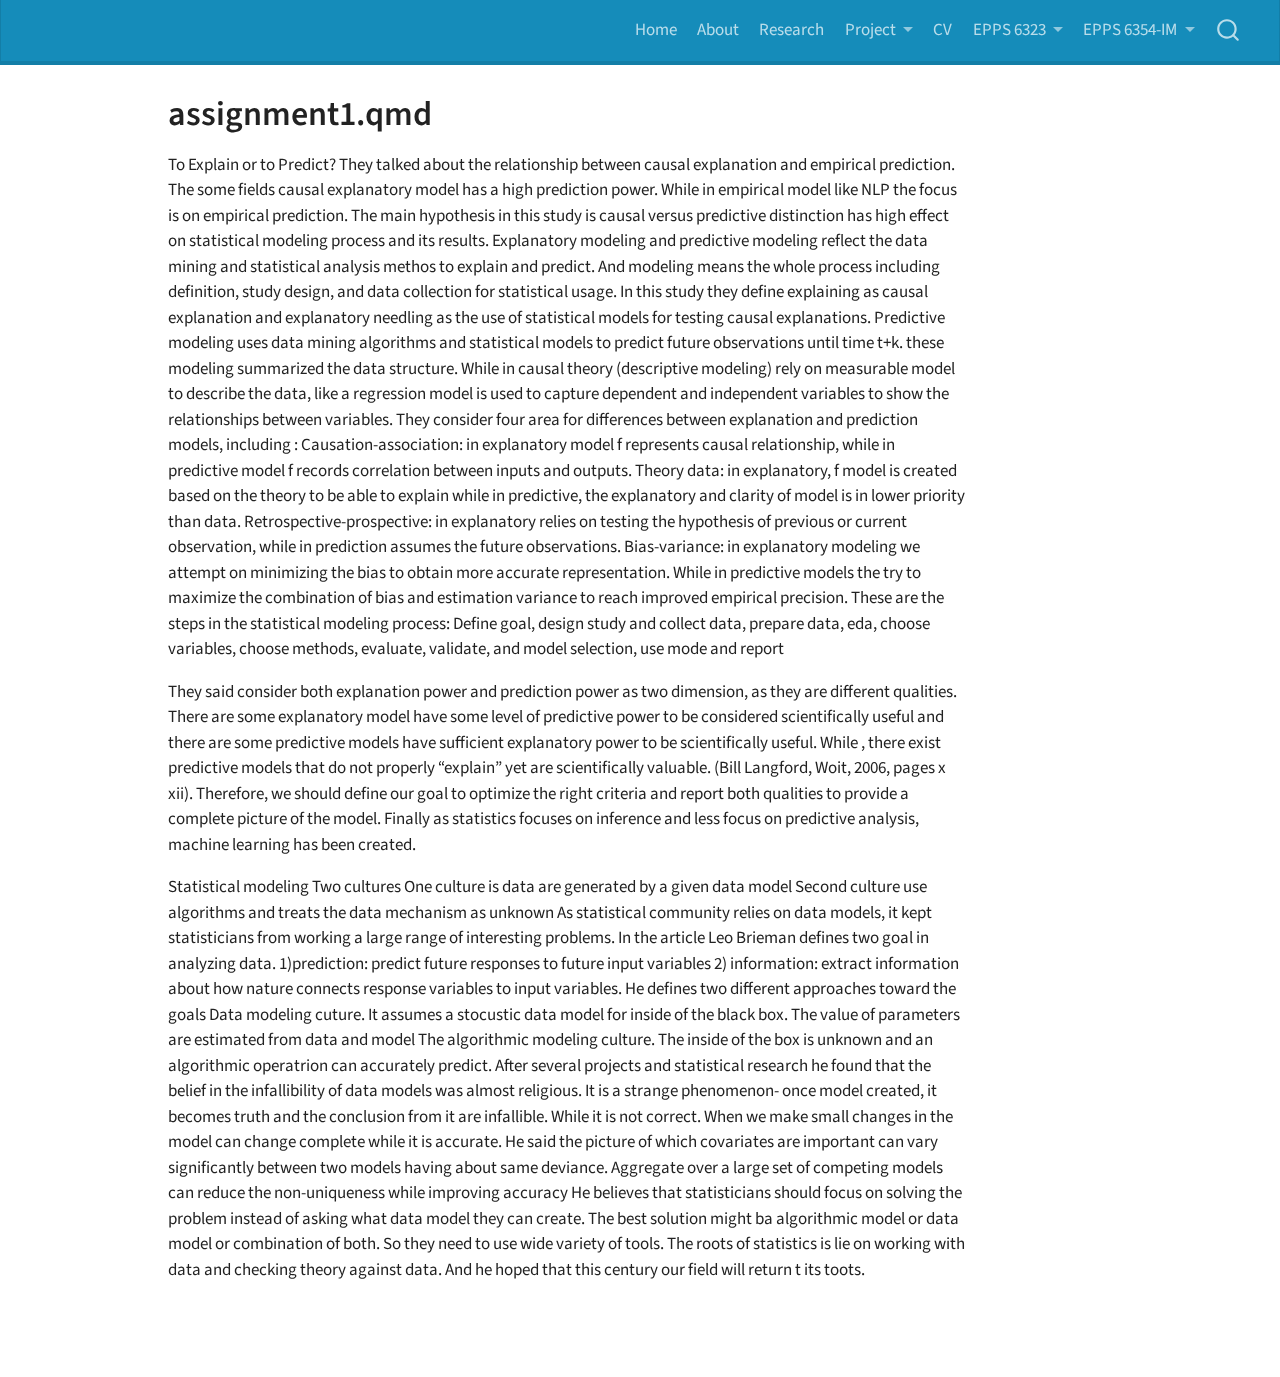
<file: assignment1.html>
<!DOCTYPE html>
<html xmlns="http://www.w3.org/1999/xhtml" lang="en" xml:lang="en"><head>

<meta charset="utf-8">
<meta name="generator" content="quarto-1.8.27">

<meta name="viewport" content="width=device-width, initial-scale=1.0, user-scalable=yes">


<title>assignment1.qmd</title>
<style>
code{white-space: pre-wrap;}
span.smallcaps{font-variant: small-caps;}
div.columns{display: flex; gap: min(4vw, 1.5em);}
div.column{flex: auto; overflow-x: auto;}
div.hanging-indent{margin-left: 1.5em; text-indent: -1.5em;}
ul.task-list{list-style: none;}
ul.task-list li input[type="checkbox"] {
  width: 0.8em;
  margin: 0 0.8em 0.2em -1em; /* quarto-specific, see https://github.com/quarto-dev/quarto-cli/issues/4556 */ 
  vertical-align: middle;
}
</style>


<script src="site_libs/quarto-nav/quarto-nav.js"></script>
<script src="site_libs/quarto-nav/headroom.min.js"></script>
<script src="site_libs/clipboard/clipboard.min.js"></script>
<script src="site_libs/quarto-search/autocomplete.umd.js"></script>
<script src="site_libs/quarto-search/fuse.min.js"></script>
<script src="site_libs/quarto-search/quarto-search.js"></script>
<meta name="quarto:offset" content="./">
<script src="site_libs/quarto-html/quarto.js" type="module"></script>
<script src="site_libs/quarto-html/tabsets/tabsets.js" type="module"></script>
<script src="site_libs/quarto-html/axe/axe-check.js" type="module"></script>
<script src="site_libs/quarto-html/popper.min.js"></script>
<script src="site_libs/quarto-html/tippy.umd.min.js"></script>
<script src="site_libs/quarto-html/anchor.min.js"></script>
<link href="site_libs/quarto-html/tippy.css" rel="stylesheet">
<link href="site_libs/quarto-html/quarto-syntax-highlighting-ed96de9b727972fe78a7b5d16c58bf87.css" rel="stylesheet" id="quarto-text-highlighting-styles">
<script src="site_libs/bootstrap/bootstrap.min.js"></script>
<link href="site_libs/bootstrap/bootstrap-icons.css" rel="stylesheet">
<link href="site_libs/bootstrap/bootstrap-051849a2a1e0f68eed7367b8dc269a5d.min.css" rel="stylesheet" append-hash="true" id="quarto-bootstrap" data-mode="light">
<script id="quarto-search-options" type="application/json">{
  "location": "navbar",
  "copy-button": false,
  "collapse-after": 3,
  "panel-placement": "end",
  "type": "overlay",
  "limit": 50,
  "keyboard-shortcut": [
    "f",
    "/",
    "s"
  ],
  "show-item-context": false,
  "language": {
    "search-no-results-text": "No results",
    "search-matching-documents-text": "matching documents",
    "search-copy-link-title": "Copy link to search",
    "search-hide-matches-text": "Hide additional matches",
    "search-more-match-text": "more match in this document",
    "search-more-matches-text": "more matches in this document",
    "search-clear-button-title": "Clear",
    "search-text-placeholder": "",
    "search-detached-cancel-button-title": "Cancel",
    "search-submit-button-title": "Submit",
    "search-label": "Search"
  }
}</script>


<link rel="stylesheet" href="styles.css">
</head>

<body class="nav-fixed quarto-light">

<div id="quarto-search-results"></div>
  <header id="quarto-header" class="headroom fixed-top">
    <nav class="navbar navbar-expand-lg " data-bs-theme="dark">
      <div class="navbar-container container-fluid">
            <div id="quarto-search" class="" title="Search"></div>
          <button class="navbar-toggler" type="button" data-bs-toggle="collapse" data-bs-target="#navbarCollapse" aria-controls="navbarCollapse" role="menu" aria-expanded="false" aria-label="Toggle navigation" onclick="if (window.quartoToggleHeadroom) { window.quartoToggleHeadroom(); }">
  <span class="navbar-toggler-icon"></span>
</button>
          <div class="collapse navbar-collapse" id="navbarCollapse">
            <ul class="navbar-nav navbar-nav-scroll ms-auto">
  <li class="nav-item">
    <a class="nav-link" href="./index.html"> 
<span class="menu-text">Home</span></a>
  </li>  
  <li class="nav-item">
    <a class="nav-link" href="./about.html"> 
<span class="menu-text">About</span></a>
  </li>  
  <li class="nav-item">
    <a class="nav-link" href="./research.html"> 
<span class="menu-text">Research</span></a>
  </li>  
  <li class="nav-item dropdown ">
    <a class="nav-link dropdown-toggle" href="#" id="nav-menu-project" role="link" data-bs-toggle="dropdown" aria-expanded="false">
 <span class="menu-text">Project</span>
    </a>
    <ul class="dropdown-menu dropdown-menu-end" aria-labelledby="nav-menu-project">    
        <li>
    <a class="dropdown-item" href="./project.html">
 <span class="dropdown-text">Project Overview</span></a>
  </li>  
        <li>
    <a class="dropdown-item" href="./app.html">
 <span class="dropdown-text">Submit Question</span></a>
  </li>  
        <li>
    <a class="dropdown-item" href="./speaker.html">
 <span class="dropdown-text">Speaker Dashboard</span></a>
  </li>  
        <li>
    <a class="dropdown-item" href="./display.html">
 <span class="dropdown-text">Live Display</span></a>
  </li>  
    </ul>
  </li>
  <li class="nav-item">
    <a class="nav-link" href="./cv.pdf"> 
<span class="menu-text">CV</span></a>
  </li>  
  <li class="nav-item dropdown ">
    <a class="nav-link dropdown-toggle" href="#" id="nav-menu-epps-6323" role="link" data-bs-toggle="dropdown" aria-expanded="false">
 <span class="menu-text">EPPS 6323</span>
    </a>
    <ul class="dropdown-menu dropdown-menu-end" aria-labelledby="nav-menu-epps-6323">    
        <li>
    <a class="dropdown-item" href="./assignment1.html">
 <span class="dropdown-text">Assignment 1</span></a>
  </li>  
        <li>
    <a class="dropdown-item" href="./assignment2.html">
 <span class="dropdown-text">Assignment 2</span></a>
  </li>  
        <li>
    <a class="dropdown-item" href="./assignment3.html">
 <span class="dropdown-text">Assignment 3</span></a>
  </li>  
        <li class="dropdown-header">Labs</li>
        <li>
    <a class="dropdown-item" href="./Lab01.html">
 <span class="dropdown-text">Lab01</span></a>
  </li>  
        <li>
    <a class="dropdown-item" href="./Lab02.html">
 <span class="dropdown-text">Lab02</span></a>
  </li>  
    </ul>
  </li>
  <li class="nav-item dropdown ">
    <a class="nav-link dropdown-toggle" href="#" id="nav-menu-epps-6354-im" role="link" data-bs-toggle="dropdown" aria-expanded="false">
 <span class="menu-text">EPPS 6354-IM</span>
    </a>
    <ul class="dropdown-menu dropdown-menu-end" aria-labelledby="nav-menu-epps-6354-im">    
        <li>
    <a class="dropdown-item" href="./assignment4.html">
 <span class="dropdown-text">Assignment 4</span></a>
  </li>  
        <li>
    <a class="dropdown-item" href="./assignment5.html">
 <span class="dropdown-text">Assignment 5</span></a>
  </li>  
        <li>
    <a class="dropdown-item" href="./im-assignment4.html">
 <span class="dropdown-text">IM-Assignment 4</span></a>
  </li>  
    </ul>
  </li>
</ul>
          </div> <!-- /navcollapse -->
            <div class="quarto-navbar-tools">
</div>
      </div> <!-- /container-fluid -->
    </nav>
</header>
<!-- content -->
<div id="quarto-content" class="quarto-container page-columns page-rows-contents page-layout-article page-navbar">
<!-- sidebar -->
<!-- margin-sidebar -->
    <div id="quarto-margin-sidebar" class="sidebar margin-sidebar zindex-bottom">
        
    </div>
<!-- main -->
<main class="content" id="quarto-document-content">

<header id="title-block-header" class="quarto-title-block default">
<div class="quarto-title">
<h1 class="title">assignment1.qmd</h1>
</div>



<div class="quarto-title-meta">

    
  
    
  </div>
  


</header>


<p>To Explain or to Predict? They talked about the relationship between causal explanation and empirical prediction. The some fields causal explanatory model has a high prediction power. While in empirical model like NLP the focus is on empirical prediction. The main hypothesis in this study is causal versus predictive distinction has high effect on statistical modeling process and its results. Explanatory modeling and predictive modeling reflect the data mining and statistical analysis methos to explain and predict. And modeling means the whole process including definition, study design, and data collection for statistical usage. In this study they define explaining as causal explanation and explanatory needling as the use of statistical models for testing causal explanations. Predictive modeling uses data mining algorithms and statistical models to predict future observations until time t+k. these modeling summarized the data structure. While in causal theory (descriptive modeling) rely on measurable model to describe the data, like a regression model is used to capture dependent and independent variables to show the relationships between variables. They consider four area for differences between explanation and prediction models, including : Causation-association: in explanatory model f represents causal relationship, while in predictive model f records correlation between inputs and outputs. Theory data: in explanatory, f model is created based on the theory to be able to explain while in predictive, the explanatory and clarity of model is in lower priority than data. Retrospective-prospective: in explanatory relies on testing the hypothesis of previous or current observation, while in prediction assumes the future observations. Bias-variance: in explanatory modeling we attempt on minimizing the bias to obtain more accurate representation. While in predictive models the try to maximize the combination of bias and estimation variance to reach improved empirical precision. These are the steps in the statistical modeling process: Define goal, design study and collect data, prepare data, eda, choose variables, choose methods, evaluate, validate, and model selection, use mode and report</p>
<p>They said consider both explanation power and prediction power as two dimension, as they are different qualities. There are some explanatory model have some level of predictive power to be considered scientifically useful and there are some predictive models have sufficient explanatory power to be scientifically useful. While , there exist predictive models that do not properly “explain” yet are scientifically valuable. (Bill Langford, Woit, 2006, pages x xii). Therefore, we should define our goal to optimize the right criteria and report both qualities to provide a complete picture of the model. Finally as statistics focuses on inference and less focus on predictive analysis, machine learning has been created.</p>
<p>Statistical modeling Two cultures One culture is data are generated by a given data model Second culture use algorithms and treats the data mechanism as unknown As statistical community relies on data models, it kept statisticians from working a large range of interesting problems. In the article Leo Brieman defines two goal in analyzing data. 1)prediction: predict future responses to future input variables 2) information: extract information about how nature connects response variables to input variables. He defines two different approaches toward the goals Data modeling cuture. It assumes a stocustic data model for inside of the black box. The value of parameters are estimated from data and model The algorithmic modeling culture. The inside of the box is unknown and an algorithmic operatrion can accurately predict. After several projects and statistical research he found that the belief in the infallibility of data models was almost religious. It is a strange phenomenon- once model created, it becomes truth and the conclusion from it are infallible. While it is not correct. When we make small changes in the model can change complete while it is accurate. He said the picture of which covariates are important can vary significantly between two models having about same deviance. Aggregate over a large set of competing models can reduce the non-uniqueness while improving accuracy He believes that statisticians should focus on solving the problem instead of asking what data model they can create. The best solution might ba algorithmic model or data model or combination of both. So they need to use wide variety of tools. The roots of statistics is lie on working with data and checking theory against data. And he hoped that this century our field will return t its toots.</p>



</main> <!-- /main -->
<script id="quarto-html-after-body" type="application/javascript">
  window.document.addEventListener("DOMContentLoaded", function (event) {
    const icon = "";
    const anchorJS = new window.AnchorJS();
    anchorJS.options = {
      placement: 'right',
      icon: icon
    };
    anchorJS.add('.anchored');
    const isCodeAnnotation = (el) => {
      for (const clz of el.classList) {
        if (clz.startsWith('code-annotation-')) {                     
          return true;
        }
      }
      return false;
    }
    const onCopySuccess = function(e) {
      // button target
      const button = e.trigger;
      // don't keep focus
      button.blur();
      // flash "checked"
      button.classList.add('code-copy-button-checked');
      var currentTitle = button.getAttribute("title");
      button.setAttribute("title", "Copied!");
      let tooltip;
      if (window.bootstrap) {
        button.setAttribute("data-bs-toggle", "tooltip");
        button.setAttribute("data-bs-placement", "left");
        button.setAttribute("data-bs-title", "Copied!");
        tooltip = new bootstrap.Tooltip(button, 
          { trigger: "manual", 
            customClass: "code-copy-button-tooltip",
            offset: [0, -8]});
        tooltip.show();    
      }
      setTimeout(function() {
        if (tooltip) {
          tooltip.hide();
          button.removeAttribute("data-bs-title");
          button.removeAttribute("data-bs-toggle");
          button.removeAttribute("data-bs-placement");
        }
        button.setAttribute("title", currentTitle);
        button.classList.remove('code-copy-button-checked');
      }, 1000);
      // clear code selection
      e.clearSelection();
    }
    const getTextToCopy = function(trigger) {
      const outerScaffold = trigger.parentElement.cloneNode(true);
      const codeEl = outerScaffold.querySelector('code');
      for (const childEl of codeEl.children) {
        if (isCodeAnnotation(childEl)) {
          childEl.remove();
        }
      }
      return codeEl.innerText;
    }
    const clipboard = new window.ClipboardJS('.code-copy-button:not([data-in-quarto-modal])', {
      text: getTextToCopy
    });
    clipboard.on('success', onCopySuccess);
    if (window.document.getElementById('quarto-embedded-source-code-modal')) {
      const clipboardModal = new window.ClipboardJS('.code-copy-button[data-in-quarto-modal]', {
        text: getTextToCopy,
        container: window.document.getElementById('quarto-embedded-source-code-modal')
      });
      clipboardModal.on('success', onCopySuccess);
    }
      var localhostRegex = new RegExp(/^(?:http|https):\/\/localhost\:?[0-9]*\//);
      var mailtoRegex = new RegExp(/^mailto:/);
        var filterRegex = new RegExp('/' + window.location.host + '/');
      var isInternal = (href) => {
          return filterRegex.test(href) || localhostRegex.test(href) || mailtoRegex.test(href);
      }
      // Inspect non-navigation links and adorn them if external
     var links = window.document.querySelectorAll('a[href]:not(.nav-link):not(.navbar-brand):not(.toc-action):not(.sidebar-link):not(.sidebar-item-toggle):not(.pagination-link):not(.no-external):not([aria-hidden]):not(.dropdown-item):not(.quarto-navigation-tool):not(.about-link)');
      for (var i=0; i<links.length; i++) {
        const link = links[i];
        if (!isInternal(link.href)) {
          // undo the damage that might have been done by quarto-nav.js in the case of
          // links that we want to consider external
          if (link.dataset.originalHref !== undefined) {
            link.href = link.dataset.originalHref;
          }
        }
      }
    function tippyHover(el, contentFn, onTriggerFn, onUntriggerFn) {
      const config = {
        allowHTML: true,
        maxWidth: 500,
        delay: 100,
        arrow: false,
        appendTo: function(el) {
            return el.parentElement;
        },
        interactive: true,
        interactiveBorder: 10,
        theme: 'quarto',
        placement: 'bottom-start',
      };
      if (contentFn) {
        config.content = contentFn;
      }
      if (onTriggerFn) {
        config.onTrigger = onTriggerFn;
      }
      if (onUntriggerFn) {
        config.onUntrigger = onUntriggerFn;
      }
      window.tippy(el, config); 
    }
    const noterefs = window.document.querySelectorAll('a[role="doc-noteref"]');
    for (var i=0; i<noterefs.length; i++) {
      const ref = noterefs[i];
      tippyHover(ref, function() {
        // use id or data attribute instead here
        let href = ref.getAttribute('data-footnote-href') || ref.getAttribute('href');
        try { href = new URL(href).hash; } catch {}
        const id = href.replace(/^#\/?/, "");
        const note = window.document.getElementById(id);
        if (note) {
          return note.innerHTML;
        } else {
          return "";
        }
      });
    }
    const xrefs = window.document.querySelectorAll('a.quarto-xref');
    const processXRef = (id, note) => {
      // Strip column container classes
      const stripColumnClz = (el) => {
        el.classList.remove("page-full", "page-columns");
        if (el.children) {
          for (const child of el.children) {
            stripColumnClz(child);
          }
        }
      }
      stripColumnClz(note)
      if (id === null || id.startsWith('sec-')) {
        // Special case sections, only their first couple elements
        const container = document.createElement("div");
        if (note.children && note.children.length > 2) {
          container.appendChild(note.children[0].cloneNode(true));
          for (let i = 1; i < note.children.length; i++) {
            const child = note.children[i];
            if (child.tagName === "P" && child.innerText === "") {
              continue;
            } else {
              container.appendChild(child.cloneNode(true));
              break;
            }
          }
          if (window.Quarto?.typesetMath) {
            window.Quarto.typesetMath(container);
          }
          return container.innerHTML
        } else {
          if (window.Quarto?.typesetMath) {
            window.Quarto.typesetMath(note);
          }
          return note.innerHTML;
        }
      } else {
        // Remove any anchor links if they are present
        const anchorLink = note.querySelector('a.anchorjs-link');
        if (anchorLink) {
          anchorLink.remove();
        }
        if (window.Quarto?.typesetMath) {
          window.Quarto.typesetMath(note);
        }
        if (note.classList.contains("callout")) {
          return note.outerHTML;
        } else {
          return note.innerHTML;
        }
      }
    }
    for (var i=0; i<xrefs.length; i++) {
      const xref = xrefs[i];
      tippyHover(xref, undefined, function(instance) {
        instance.disable();
        let url = xref.getAttribute('href');
        let hash = undefined; 
        if (url.startsWith('#')) {
          hash = url;
        } else {
          try { hash = new URL(url).hash; } catch {}
        }
        if (hash) {
          const id = hash.replace(/^#\/?/, "");
          const note = window.document.getElementById(id);
          if (note !== null) {
            try {
              const html = processXRef(id, note.cloneNode(true));
              instance.setContent(html);
            } finally {
              instance.enable();
              instance.show();
            }
          } else {
            // See if we can fetch this
            fetch(url.split('#')[0])
            .then(res => res.text())
            .then(html => {
              const parser = new DOMParser();
              const htmlDoc = parser.parseFromString(html, "text/html");
              const note = htmlDoc.getElementById(id);
              if (note !== null) {
                const html = processXRef(id, note);
                instance.setContent(html);
              } 
            }).finally(() => {
              instance.enable();
              instance.show();
            });
          }
        } else {
          // See if we can fetch a full url (with no hash to target)
          // This is a special case and we should probably do some content thinning / targeting
          fetch(url)
          .then(res => res.text())
          .then(html => {
            const parser = new DOMParser();
            const htmlDoc = parser.parseFromString(html, "text/html");
            const note = htmlDoc.querySelector('main.content');
            if (note !== null) {
              // This should only happen for chapter cross references
              // (since there is no id in the URL)
              // remove the first header
              if (note.children.length > 0 && note.children[0].tagName === "HEADER") {
                note.children[0].remove();
              }
              const html = processXRef(null, note);
              instance.setContent(html);
            } 
          }).finally(() => {
            instance.enable();
            instance.show();
          });
        }
      }, function(instance) {
      });
    }
        let selectedAnnoteEl;
        const selectorForAnnotation = ( cell, annotation) => {
          let cellAttr = 'data-code-cell="' + cell + '"';
          let lineAttr = 'data-code-annotation="' +  annotation + '"';
          const selector = 'span[' + cellAttr + '][' + lineAttr + ']';
          return selector;
        }
        const selectCodeLines = (annoteEl) => {
          const doc = window.document;
          const targetCell = annoteEl.getAttribute("data-target-cell");
          const targetAnnotation = annoteEl.getAttribute("data-target-annotation");
          const annoteSpan = window.document.querySelector(selectorForAnnotation(targetCell, targetAnnotation));
          const lines = annoteSpan.getAttribute("data-code-lines").split(",");
          const lineIds = lines.map((line) => {
            return targetCell + "-" + line;
          })
          let top = null;
          let height = null;
          let parent = null;
          if (lineIds.length > 0) {
              //compute the position of the single el (top and bottom and make a div)
              const el = window.document.getElementById(lineIds[0]);
              top = el.offsetTop;
              height = el.offsetHeight;
              parent = el.parentElement.parentElement;
            if (lineIds.length > 1) {
              const lastEl = window.document.getElementById(lineIds[lineIds.length - 1]);
              const bottom = lastEl.offsetTop + lastEl.offsetHeight;
              height = bottom - top;
            }
            if (top !== null && height !== null && parent !== null) {
              // cook up a div (if necessary) and position it 
              let div = window.document.getElementById("code-annotation-line-highlight");
              if (div === null) {
                div = window.document.createElement("div");
                div.setAttribute("id", "code-annotation-line-highlight");
                div.style.position = 'absolute';
                parent.appendChild(div);
              }
              div.style.top = top - 2 + "px";
              div.style.height = height + 4 + "px";
              div.style.left = 0;
              let gutterDiv = window.document.getElementById("code-annotation-line-highlight-gutter");
              if (gutterDiv === null) {
                gutterDiv = window.document.createElement("div");
                gutterDiv.setAttribute("id", "code-annotation-line-highlight-gutter");
                gutterDiv.style.position = 'absolute';
                const codeCell = window.document.getElementById(targetCell);
                const gutter = codeCell.querySelector('.code-annotation-gutter');
                gutter.appendChild(gutterDiv);
              }
              gutterDiv.style.top = top - 2 + "px";
              gutterDiv.style.height = height + 4 + "px";
            }
            selectedAnnoteEl = annoteEl;
          }
        };
        const unselectCodeLines = () => {
          const elementsIds = ["code-annotation-line-highlight", "code-annotation-line-highlight-gutter"];
          elementsIds.forEach((elId) => {
            const div = window.document.getElementById(elId);
            if (div) {
              div.remove();
            }
          });
          selectedAnnoteEl = undefined;
        };
          // Handle positioning of the toggle
      window.addEventListener(
        "resize",
        throttle(() => {
          elRect = undefined;
          if (selectedAnnoteEl) {
            selectCodeLines(selectedAnnoteEl);
          }
        }, 10)
      );
      function throttle(fn, ms) {
      let throttle = false;
      let timer;
        return (...args) => {
          if(!throttle) { // first call gets through
              fn.apply(this, args);
              throttle = true;
          } else { // all the others get throttled
              if(timer) clearTimeout(timer); // cancel #2
              timer = setTimeout(() => {
                fn.apply(this, args);
                timer = throttle = false;
              }, ms);
          }
        };
      }
        // Attach click handler to the DT
        const annoteDls = window.document.querySelectorAll('dt[data-target-cell]');
        for (const annoteDlNode of annoteDls) {
          annoteDlNode.addEventListener('click', (event) => {
            const clickedEl = event.target;
            if (clickedEl !== selectedAnnoteEl) {
              unselectCodeLines();
              const activeEl = window.document.querySelector('dt[data-target-cell].code-annotation-active');
              if (activeEl) {
                activeEl.classList.remove('code-annotation-active');
              }
              selectCodeLines(clickedEl);
              clickedEl.classList.add('code-annotation-active');
            } else {
              // Unselect the line
              unselectCodeLines();
              clickedEl.classList.remove('code-annotation-active');
            }
          });
        }
    const findCites = (el) => {
      const parentEl = el.parentElement;
      if (parentEl) {
        const cites = parentEl.dataset.cites;
        if (cites) {
          return {
            el,
            cites: cites.split(' ')
          };
        } else {
          return findCites(el.parentElement)
        }
      } else {
        return undefined;
      }
    };
    var bibliorefs = window.document.querySelectorAll('a[role="doc-biblioref"]');
    for (var i=0; i<bibliorefs.length; i++) {
      const ref = bibliorefs[i];
      const citeInfo = findCites(ref);
      if (citeInfo) {
        tippyHover(citeInfo.el, function() {
          var popup = window.document.createElement('div');
          citeInfo.cites.forEach(function(cite) {
            var citeDiv = window.document.createElement('div');
            citeDiv.classList.add('hanging-indent');
            citeDiv.classList.add('csl-entry');
            var biblioDiv = window.document.getElementById('ref-' + cite);
            if (biblioDiv) {
              citeDiv.innerHTML = biblioDiv.innerHTML;
            }
            popup.appendChild(citeDiv);
          });
          return popup.innerHTML;
        });
      }
    }
  });
  </script>
</div> <!-- /content -->




</body></html>
</file>
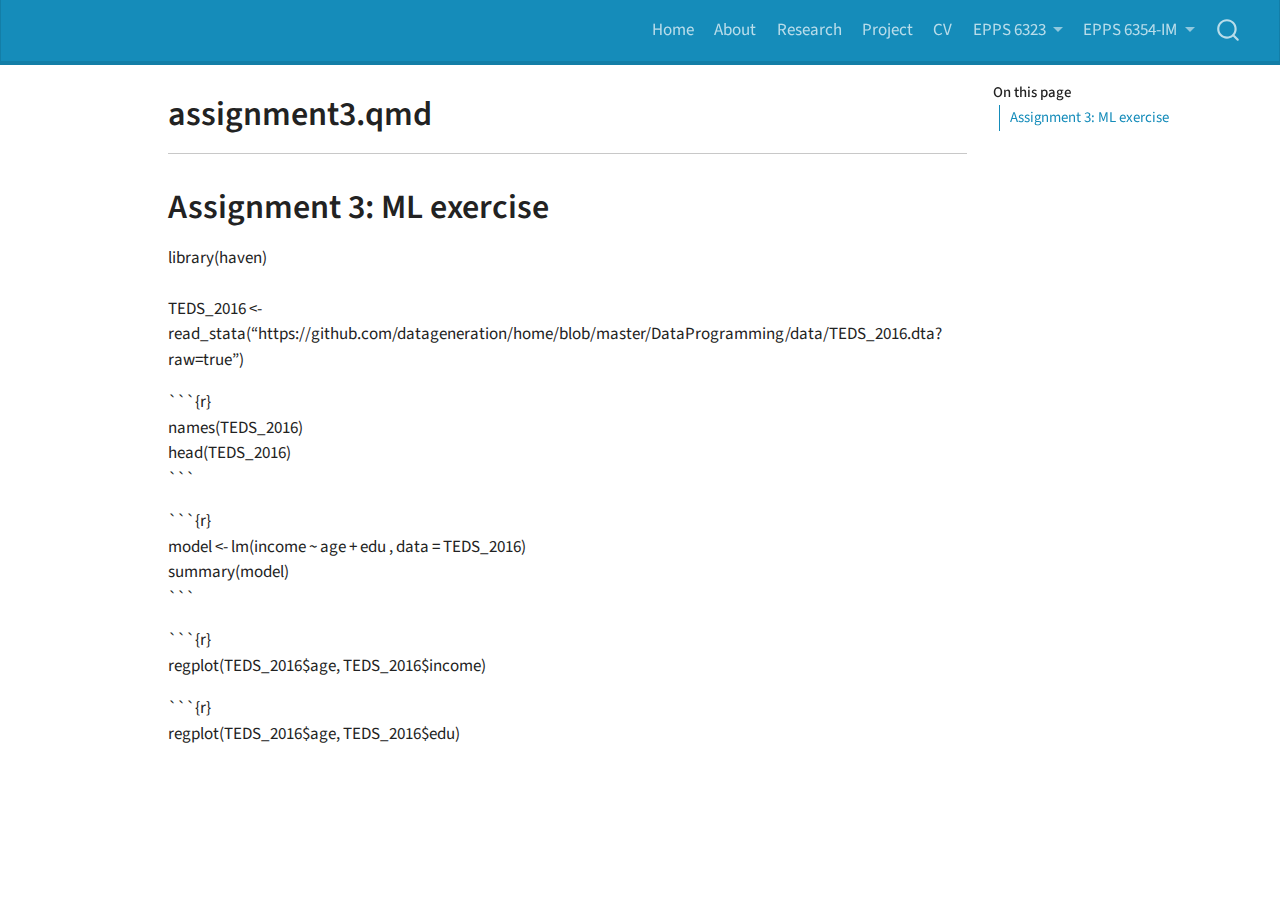
<file: assignment3.html>
<!DOCTYPE html>
<html xmlns="http://www.w3.org/1999/xhtml" lang="en" xml:lang="en"><head>

<meta charset="utf-8">
<meta name="generator" content="quarto-1.8.27">

<meta name="viewport" content="width=device-width, initial-scale=1.0, user-scalable=yes">


<title>assignment3.qmd</title>
<style>
code{white-space: pre-wrap;}
span.smallcaps{font-variant: small-caps;}
div.columns{display: flex; gap: min(4vw, 1.5em);}
div.column{flex: auto; overflow-x: auto;}
div.hanging-indent{margin-left: 1.5em; text-indent: -1.5em;}
ul.task-list{list-style: none;}
ul.task-list li input[type="checkbox"] {
  width: 0.8em;
  margin: 0 0.8em 0.2em -1em; /* quarto-specific, see https://github.com/quarto-dev/quarto-cli/issues/4556 */ 
  vertical-align: middle;
}
</style>


<script src="site_libs/quarto-nav/quarto-nav.js"></script>
<script src="site_libs/quarto-nav/headroom.min.js"></script>
<script src="site_libs/clipboard/clipboard.min.js"></script>
<script src="site_libs/quarto-search/autocomplete.umd.js"></script>
<script src="site_libs/quarto-search/fuse.min.js"></script>
<script src="site_libs/quarto-search/quarto-search.js"></script>
<meta name="quarto:offset" content="./">
<script src="site_libs/quarto-html/quarto.js" type="module"></script>
<script src="site_libs/quarto-html/tabsets/tabsets.js" type="module"></script>
<script src="site_libs/quarto-html/axe/axe-check.js" type="module"></script>
<script src="site_libs/quarto-html/popper.min.js"></script>
<script src="site_libs/quarto-html/tippy.umd.min.js"></script>
<script src="site_libs/quarto-html/anchor.min.js"></script>
<link href="site_libs/quarto-html/tippy.css" rel="stylesheet">
<link href="site_libs/quarto-html/quarto-syntax-highlighting-ed96de9b727972fe78a7b5d16c58bf87.css" rel="stylesheet" id="quarto-text-highlighting-styles">
<script src="site_libs/bootstrap/bootstrap.min.js"></script>
<link href="site_libs/bootstrap/bootstrap-icons.css" rel="stylesheet">
<link href="site_libs/bootstrap/bootstrap-051849a2a1e0f68eed7367b8dc269a5d.min.css" rel="stylesheet" append-hash="true" id="quarto-bootstrap" data-mode="light">
<script id="quarto-search-options" type="application/json">{
  "location": "navbar",
  "copy-button": false,
  "collapse-after": 3,
  "panel-placement": "end",
  "type": "overlay",
  "limit": 50,
  "keyboard-shortcut": [
    "f",
    "/",
    "s"
  ],
  "show-item-context": false,
  "language": {
    "search-no-results-text": "No results",
    "search-matching-documents-text": "matching documents",
    "search-copy-link-title": "Copy link to search",
    "search-hide-matches-text": "Hide additional matches",
    "search-more-match-text": "more match in this document",
    "search-more-matches-text": "more matches in this document",
    "search-clear-button-title": "Clear",
    "search-text-placeholder": "",
    "search-detached-cancel-button-title": "Cancel",
    "search-submit-button-title": "Submit",
    "search-label": "Search"
  }
}</script>


<link rel="stylesheet" href="styles.css">
</head>

<body class="nav-fixed quarto-light">

<div id="quarto-search-results"></div>
  <header id="quarto-header" class="headroom fixed-top">
    <nav class="navbar navbar-expand-lg " data-bs-theme="dark">
      <div class="navbar-container container-fluid">
            <div id="quarto-search" class="" title="Search"></div>
          <button class="navbar-toggler" type="button" data-bs-toggle="collapse" data-bs-target="#navbarCollapse" aria-controls="navbarCollapse" role="menu" aria-expanded="false" aria-label="Toggle navigation" onclick="if (window.quartoToggleHeadroom) { window.quartoToggleHeadroom(); }">
  <span class="navbar-toggler-icon"></span>
</button>
          <div class="collapse navbar-collapse" id="navbarCollapse">
            <ul class="navbar-nav navbar-nav-scroll ms-auto">
  <li class="nav-item">
    <a class="nav-link" href="./index.html"> 
<span class="menu-text">Home</span></a>
  </li>  
  <li class="nav-item">
    <a class="nav-link" href="./about.html"> 
<span class="menu-text">About</span></a>
  </li>  
  <li class="nav-item">
    <a class="nav-link" href="./research.html"> 
<span class="menu-text">Research</span></a>
  </li>  
  <li class="nav-item">
    <a class="nav-link" href="./project.html"> 
<span class="menu-text">Project</span></a>
  </li>  
  <li class="nav-item">
    <a class="nav-link" href="./cv.pdf"> 
<span class="menu-text">CV</span></a>
  </li>  
  <li class="nav-item dropdown ">
    <a class="nav-link dropdown-toggle" href="#" id="nav-menu-epps-6323" role="link" data-bs-toggle="dropdown" aria-expanded="false">
 <span class="menu-text">EPPS 6323</span>
    </a>
    <ul class="dropdown-menu dropdown-menu-end" aria-labelledby="nav-menu-epps-6323">    
        <li>
    <a class="dropdown-item" href="./assignment1.html">
 <span class="dropdown-text">Assignment 1</span></a>
  </li>  
        <li>
    <a class="dropdown-item" href="./assignment2.html">
 <span class="dropdown-text">Assignment 2</span></a>
  </li>  
        <li>
    <a class="dropdown-item" href="./assignment3.html">
 <span class="dropdown-text">Assignment 3</span></a>
  </li>  
        <li class="dropdown-header">Labs</li>
        <li>
    <a class="dropdown-item" href="./Lab01.html">
 <span class="dropdown-text">Lab01</span></a>
  </li>  
        <li>
    <a class="dropdown-item" href="./Lab02.html">
 <span class="dropdown-text">Lab02</span></a>
  </li>  
    </ul>
  </li>
  <li class="nav-item dropdown ">
    <a class="nav-link dropdown-toggle" href="#" id="nav-menu-epps-6354-im" role="link" data-bs-toggle="dropdown" aria-expanded="false">
 <span class="menu-text">EPPS 6354-IM</span>
    </a>
    <ul class="dropdown-menu dropdown-menu-end" aria-labelledby="nav-menu-epps-6354-im">    
        <li>
    <a class="dropdown-item" href="./assignment4.html">
 <span class="dropdown-text">Assignment 4</span></a>
  </li>  
        <li>
    <a class="dropdown-item" href="./assignment5.html">
 <span class="dropdown-text">Assignment 5</span></a>
  </li>  
        <li>
    <a class="dropdown-item" href="./im-assignment4.html">
 <span class="dropdown-text">IM-Assignment 4</span></a>
  </li>  
    </ul>
  </li>
</ul>
          </div> <!-- /navcollapse -->
            <div class="quarto-navbar-tools">
</div>
      </div> <!-- /container-fluid -->
    </nav>
</header>
<!-- content -->
<div id="quarto-content" class="quarto-container page-columns page-rows-contents page-layout-article page-navbar">
<!-- sidebar -->
<!-- margin-sidebar -->
    <div id="quarto-margin-sidebar" class="sidebar margin-sidebar">
        <nav id="TOC" role="doc-toc" class="toc-active">
    <h2 id="toc-title">On this page</h2>
   
  <ul>
  <li><a href="#assignment-3-ml-exercise" id="toc-assignment-3-ml-exercise" class="nav-link active" data-scroll-target="#assignment-3-ml-exercise">Assignment 3: ML exercise</a></li>
  </ul>
</nav>
    </div>
<!-- main -->
<main class="content" id="quarto-document-content">

<header id="title-block-header" class="quarto-title-block default">
<div class="quarto-title">
<h1 class="title">assignment3.qmd</h1>
</div>



<div class="quarto-title-meta">

    
  
    
  </div>
  


</header>


<hr>
<section id="assignment-3-ml-exercise" class="level1">
<h1>Assignment 3: ML exercise</h1>
<p>library(haven)<br>
<br>
TEDS_2016 &lt;- read_stata(“https://github.com/datageneration/home/blob/master/DataProgramming/data/TEDS_2016.dta?raw=true”)</p>
<p>```{r}<br>
names(TEDS_2016)<br>
head(TEDS_2016)<br>
```</p>
<p>```{r}<br>
model &lt;- lm(income ~ age + edu , data = TEDS_2016)<br>
summary(model)<br>
```</p>
<p>```{r}<br>
regplot(TEDS_2016$age, TEDS_2016$income)</p>
<p>```{r}<br>
regplot(TEDS_2016$age, TEDS_2016$edu)</p>


</section>

</main> <!-- /main -->
<script id="quarto-html-after-body" type="application/javascript">
  window.document.addEventListener("DOMContentLoaded", function (event) {
    const icon = "";
    const anchorJS = new window.AnchorJS();
    anchorJS.options = {
      placement: 'right',
      icon: icon
    };
    anchorJS.add('.anchored');
    const isCodeAnnotation = (el) => {
      for (const clz of el.classList) {
        if (clz.startsWith('code-annotation-')) {                     
          return true;
        }
      }
      return false;
    }
    const onCopySuccess = function(e) {
      // button target
      const button = e.trigger;
      // don't keep focus
      button.blur();
      // flash "checked"
      button.classList.add('code-copy-button-checked');
      var currentTitle = button.getAttribute("title");
      button.setAttribute("title", "Copied!");
      let tooltip;
      if (window.bootstrap) {
        button.setAttribute("data-bs-toggle", "tooltip");
        button.setAttribute("data-bs-placement", "left");
        button.setAttribute("data-bs-title", "Copied!");
        tooltip = new bootstrap.Tooltip(button, 
          { trigger: "manual", 
            customClass: "code-copy-button-tooltip",
            offset: [0, -8]});
        tooltip.show();    
      }
      setTimeout(function() {
        if (tooltip) {
          tooltip.hide();
          button.removeAttribute("data-bs-title");
          button.removeAttribute("data-bs-toggle");
          button.removeAttribute("data-bs-placement");
        }
        button.setAttribute("title", currentTitle);
        button.classList.remove('code-copy-button-checked');
      }, 1000);
      // clear code selection
      e.clearSelection();
    }
    const getTextToCopy = function(trigger) {
      const outerScaffold = trigger.parentElement.cloneNode(true);
      const codeEl = outerScaffold.querySelector('code');
      for (const childEl of codeEl.children) {
        if (isCodeAnnotation(childEl)) {
          childEl.remove();
        }
      }
      return codeEl.innerText;
    }
    const clipboard = new window.ClipboardJS('.code-copy-button:not([data-in-quarto-modal])', {
      text: getTextToCopy
    });
    clipboard.on('success', onCopySuccess);
    if (window.document.getElementById('quarto-embedded-source-code-modal')) {
      const clipboardModal = new window.ClipboardJS('.code-copy-button[data-in-quarto-modal]', {
        text: getTextToCopy,
        container: window.document.getElementById('quarto-embedded-source-code-modal')
      });
      clipboardModal.on('success', onCopySuccess);
    }
      var localhostRegex = new RegExp(/^(?:http|https):\/\/localhost\:?[0-9]*\//);
      var mailtoRegex = new RegExp(/^mailto:/);
        var filterRegex = new RegExp('/' + window.location.host + '/');
      var isInternal = (href) => {
          return filterRegex.test(href) || localhostRegex.test(href) || mailtoRegex.test(href);
      }
      // Inspect non-navigation links and adorn them if external
     var links = window.document.querySelectorAll('a[href]:not(.nav-link):not(.navbar-brand):not(.toc-action):not(.sidebar-link):not(.sidebar-item-toggle):not(.pagination-link):not(.no-external):not([aria-hidden]):not(.dropdown-item):not(.quarto-navigation-tool):not(.about-link)');
      for (var i=0; i<links.length; i++) {
        const link = links[i];
        if (!isInternal(link.href)) {
          // undo the damage that might have been done by quarto-nav.js in the case of
          // links that we want to consider external
          if (link.dataset.originalHref !== undefined) {
            link.href = link.dataset.originalHref;
          }
        }
      }
    function tippyHover(el, contentFn, onTriggerFn, onUntriggerFn) {
      const config = {
        allowHTML: true,
        maxWidth: 500,
        delay: 100,
        arrow: false,
        appendTo: function(el) {
            return el.parentElement;
        },
        interactive: true,
        interactiveBorder: 10,
        theme: 'quarto',
        placement: 'bottom-start',
      };
      if (contentFn) {
        config.content = contentFn;
      }
      if (onTriggerFn) {
        config.onTrigger = onTriggerFn;
      }
      if (onUntriggerFn) {
        config.onUntrigger = onUntriggerFn;
      }
      window.tippy(el, config); 
    }
    const noterefs = window.document.querySelectorAll('a[role="doc-noteref"]');
    for (var i=0; i<noterefs.length; i++) {
      const ref = noterefs[i];
      tippyHover(ref, function() {
        // use id or data attribute instead here
        let href = ref.getAttribute('data-footnote-href') || ref.getAttribute('href');
        try { href = new URL(href).hash; } catch {}
        const id = href.replace(/^#\/?/, "");
        const note = window.document.getElementById(id);
        if (note) {
          return note.innerHTML;
        } else {
          return "";
        }
      });
    }
    const xrefs = window.document.querySelectorAll('a.quarto-xref');
    const processXRef = (id, note) => {
      // Strip column container classes
      const stripColumnClz = (el) => {
        el.classList.remove("page-full", "page-columns");
        if (el.children) {
          for (const child of el.children) {
            stripColumnClz(child);
          }
        }
      }
      stripColumnClz(note)
      if (id === null || id.startsWith('sec-')) {
        // Special case sections, only their first couple elements
        const container = document.createElement("div");
        if (note.children && note.children.length > 2) {
          container.appendChild(note.children[0].cloneNode(true));
          for (let i = 1; i < note.children.length; i++) {
            const child = note.children[i];
            if (child.tagName === "P" && child.innerText === "") {
              continue;
            } else {
              container.appendChild(child.cloneNode(true));
              break;
            }
          }
          if (window.Quarto?.typesetMath) {
            window.Quarto.typesetMath(container);
          }
          return container.innerHTML
        } else {
          if (window.Quarto?.typesetMath) {
            window.Quarto.typesetMath(note);
          }
          return note.innerHTML;
        }
      } else {
        // Remove any anchor links if they are present
        const anchorLink = note.querySelector('a.anchorjs-link');
        if (anchorLink) {
          anchorLink.remove();
        }
        if (window.Quarto?.typesetMath) {
          window.Quarto.typesetMath(note);
        }
        if (note.classList.contains("callout")) {
          return note.outerHTML;
        } else {
          return note.innerHTML;
        }
      }
    }
    for (var i=0; i<xrefs.length; i++) {
      const xref = xrefs[i];
      tippyHover(xref, undefined, function(instance) {
        instance.disable();
        let url = xref.getAttribute('href');
        let hash = undefined; 
        if (url.startsWith('#')) {
          hash = url;
        } else {
          try { hash = new URL(url).hash; } catch {}
        }
        if (hash) {
          const id = hash.replace(/^#\/?/, "");
          const note = window.document.getElementById(id);
          if (note !== null) {
            try {
              const html = processXRef(id, note.cloneNode(true));
              instance.setContent(html);
            } finally {
              instance.enable();
              instance.show();
            }
          } else {
            // See if we can fetch this
            fetch(url.split('#')[0])
            .then(res => res.text())
            .then(html => {
              const parser = new DOMParser();
              const htmlDoc = parser.parseFromString(html, "text/html");
              const note = htmlDoc.getElementById(id);
              if (note !== null) {
                const html = processXRef(id, note);
                instance.setContent(html);
              } 
            }).finally(() => {
              instance.enable();
              instance.show();
            });
          }
        } else {
          // See if we can fetch a full url (with no hash to target)
          // This is a special case and we should probably do some content thinning / targeting
          fetch(url)
          .then(res => res.text())
          .then(html => {
            const parser = new DOMParser();
            const htmlDoc = parser.parseFromString(html, "text/html");
            const note = htmlDoc.querySelector('main.content');
            if (note !== null) {
              // This should only happen for chapter cross references
              // (since there is no id in the URL)
              // remove the first header
              if (note.children.length > 0 && note.children[0].tagName === "HEADER") {
                note.children[0].remove();
              }
              const html = processXRef(null, note);
              instance.setContent(html);
            } 
          }).finally(() => {
            instance.enable();
            instance.show();
          });
        }
      }, function(instance) {
      });
    }
        let selectedAnnoteEl;
        const selectorForAnnotation = ( cell, annotation) => {
          let cellAttr = 'data-code-cell="' + cell + '"';
          let lineAttr = 'data-code-annotation="' +  annotation + '"';
          const selector = 'span[' + cellAttr + '][' + lineAttr + ']';
          return selector;
        }
        const selectCodeLines = (annoteEl) => {
          const doc = window.document;
          const targetCell = annoteEl.getAttribute("data-target-cell");
          const targetAnnotation = annoteEl.getAttribute("data-target-annotation");
          const annoteSpan = window.document.querySelector(selectorForAnnotation(targetCell, targetAnnotation));
          const lines = annoteSpan.getAttribute("data-code-lines").split(",");
          const lineIds = lines.map((line) => {
            return targetCell + "-" + line;
          })
          let top = null;
          let height = null;
          let parent = null;
          if (lineIds.length > 0) {
              //compute the position of the single el (top and bottom and make a div)
              const el = window.document.getElementById(lineIds[0]);
              top = el.offsetTop;
              height = el.offsetHeight;
              parent = el.parentElement.parentElement;
            if (lineIds.length > 1) {
              const lastEl = window.document.getElementById(lineIds[lineIds.length - 1]);
              const bottom = lastEl.offsetTop + lastEl.offsetHeight;
              height = bottom - top;
            }
            if (top !== null && height !== null && parent !== null) {
              // cook up a div (if necessary) and position it 
              let div = window.document.getElementById("code-annotation-line-highlight");
              if (div === null) {
                div = window.document.createElement("div");
                div.setAttribute("id", "code-annotation-line-highlight");
                div.style.position = 'absolute';
                parent.appendChild(div);
              }
              div.style.top = top - 2 + "px";
              div.style.height = height + 4 + "px";
              div.style.left = 0;
              let gutterDiv = window.document.getElementById("code-annotation-line-highlight-gutter");
              if (gutterDiv === null) {
                gutterDiv = window.document.createElement("div");
                gutterDiv.setAttribute("id", "code-annotation-line-highlight-gutter");
                gutterDiv.style.position = 'absolute';
                const codeCell = window.document.getElementById(targetCell);
                const gutter = codeCell.querySelector('.code-annotation-gutter');
                gutter.appendChild(gutterDiv);
              }
              gutterDiv.style.top = top - 2 + "px";
              gutterDiv.style.height = height + 4 + "px";
            }
            selectedAnnoteEl = annoteEl;
          }
        };
        const unselectCodeLines = () => {
          const elementsIds = ["code-annotation-line-highlight", "code-annotation-line-highlight-gutter"];
          elementsIds.forEach((elId) => {
            const div = window.document.getElementById(elId);
            if (div) {
              div.remove();
            }
          });
          selectedAnnoteEl = undefined;
        };
          // Handle positioning of the toggle
      window.addEventListener(
        "resize",
        throttle(() => {
          elRect = undefined;
          if (selectedAnnoteEl) {
            selectCodeLines(selectedAnnoteEl);
          }
        }, 10)
      );
      function throttle(fn, ms) {
      let throttle = false;
      let timer;
        return (...args) => {
          if(!throttle) { // first call gets through
              fn.apply(this, args);
              throttle = true;
          } else { // all the others get throttled
              if(timer) clearTimeout(timer); // cancel #2
              timer = setTimeout(() => {
                fn.apply(this, args);
                timer = throttle = false;
              }, ms);
          }
        };
      }
        // Attach click handler to the DT
        const annoteDls = window.document.querySelectorAll('dt[data-target-cell]');
        for (const annoteDlNode of annoteDls) {
          annoteDlNode.addEventListener('click', (event) => {
            const clickedEl = event.target;
            if (clickedEl !== selectedAnnoteEl) {
              unselectCodeLines();
              const activeEl = window.document.querySelector('dt[data-target-cell].code-annotation-active');
              if (activeEl) {
                activeEl.classList.remove('code-annotation-active');
              }
              selectCodeLines(clickedEl);
              clickedEl.classList.add('code-annotation-active');
            } else {
              // Unselect the line
              unselectCodeLines();
              clickedEl.classList.remove('code-annotation-active');
            }
          });
        }
    const findCites = (el) => {
      const parentEl = el.parentElement;
      if (parentEl) {
        const cites = parentEl.dataset.cites;
        if (cites) {
          return {
            el,
            cites: cites.split(' ')
          };
        } else {
          return findCites(el.parentElement)
        }
      } else {
        return undefined;
      }
    };
    var bibliorefs = window.document.querySelectorAll('a[role="doc-biblioref"]');
    for (var i=0; i<bibliorefs.length; i++) {
      const ref = bibliorefs[i];
      const citeInfo = findCites(ref);
      if (citeInfo) {
        tippyHover(citeInfo.el, function() {
          var popup = window.document.createElement('div');
          citeInfo.cites.forEach(function(cite) {
            var citeDiv = window.document.createElement('div');
            citeDiv.classList.add('hanging-indent');
            citeDiv.classList.add('csl-entry');
            var biblioDiv = window.document.getElementById('ref-' + cite);
            if (biblioDiv) {
              citeDiv.innerHTML = biblioDiv.innerHTML;
            }
            popup.appendChild(citeDiv);
          });
          return popup.innerHTML;
        });
      }
    }
  });
  </script>
</div> <!-- /content -->




</body></html>
</file>
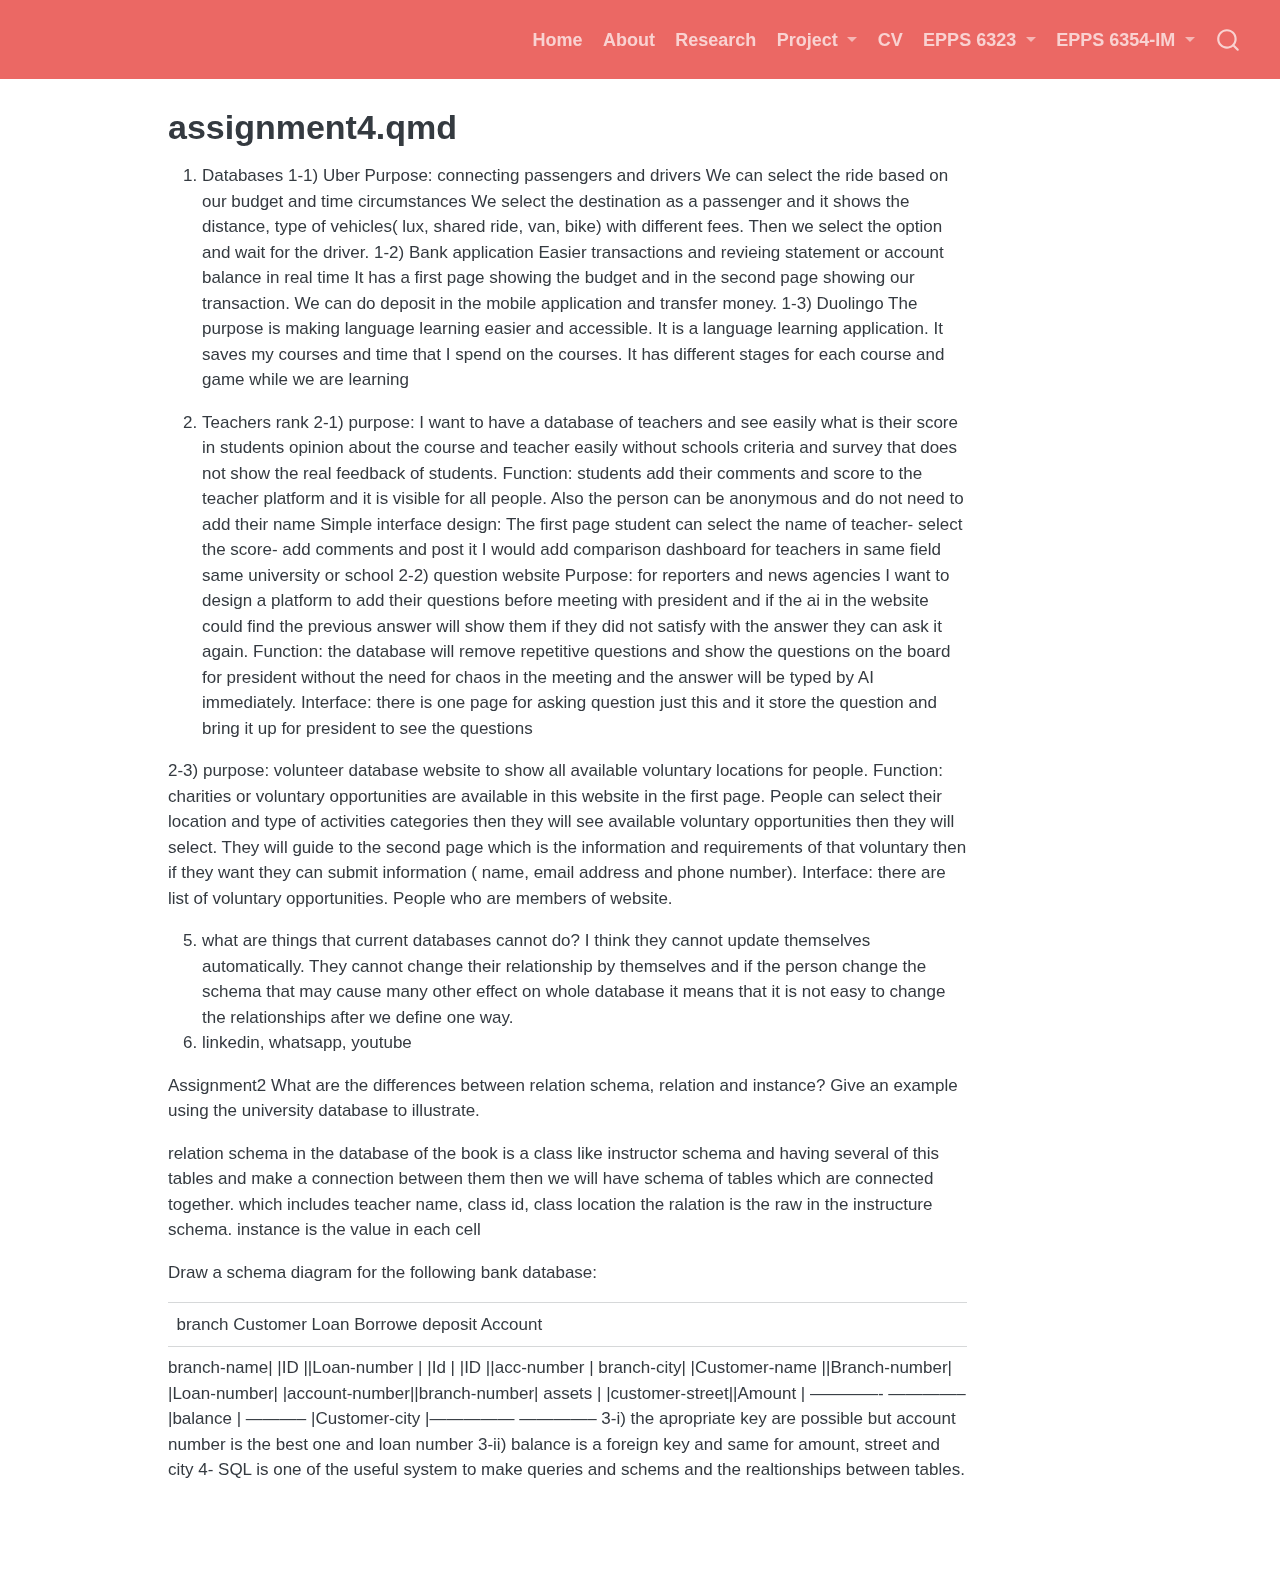
<file: assignment4.html>
<!DOCTYPE html>
<html xmlns="http://www.w3.org/1999/xhtml" lang="en" xml:lang="en"><head>

<meta charset="utf-8">
<meta name="generator" content="quarto-1.8.27">

<meta name="viewport" content="width=device-width, initial-scale=1.0, user-scalable=yes">


<title>assignment4.qmd</title>
<style>
code{white-space: pre-wrap;}
span.smallcaps{font-variant: small-caps;}
div.columns{display: flex; gap: min(4vw, 1.5em);}
div.column{flex: auto; overflow-x: auto;}
div.hanging-indent{margin-left: 1.5em; text-indent: -1.5em;}
ul.task-list{list-style: none;}
ul.task-list li input[type="checkbox"] {
  width: 0.8em;
  margin: 0 0.8em 0.2em -1em; /* quarto-specific, see https://github.com/quarto-dev/quarto-cli/issues/4556 */ 
  vertical-align: middle;
}
</style>


<script src="site_libs/quarto-nav/quarto-nav.js"></script>
<script src="site_libs/quarto-nav/headroom.min.js"></script>
<script src="site_libs/clipboard/clipboard.min.js"></script>
<script src="site_libs/quarto-search/autocomplete.umd.js"></script>
<script src="site_libs/quarto-search/fuse.min.js"></script>
<script src="site_libs/quarto-search/quarto-search.js"></script>
<meta name="quarto:offset" content="./">
<script src="site_libs/quarto-html/quarto.js" type="module"></script>
<script src="site_libs/quarto-html/tabsets/tabsets.js" type="module"></script>
<script src="site_libs/quarto-html/axe/axe-check.js" type="module"></script>
<script src="site_libs/quarto-html/popper.min.js"></script>
<script src="site_libs/quarto-html/tippy.umd.min.js"></script>
<script src="site_libs/quarto-html/anchor.min.js"></script>
<link href="site_libs/quarto-html/tippy.css" rel="stylesheet">
<link href="site_libs/quarto-html/quarto-syntax-highlighting-ed96de9b727972fe78a7b5d16c58bf87.css" rel="stylesheet" id="quarto-text-highlighting-styles">
<script src="site_libs/bootstrap/bootstrap.min.js"></script>
<link href="site_libs/bootstrap/bootstrap-icons.css" rel="stylesheet">
<link href="site_libs/bootstrap/bootstrap-ebdb3d5cefd4bb795acb1814c75944fb.min.css" rel="stylesheet" append-hash="true" id="quarto-bootstrap" data-mode="light">
<script id="quarto-search-options" type="application/json">{
  "location": "navbar",
  "copy-button": false,
  "collapse-after": 3,
  "panel-placement": "end",
  "type": "overlay",
  "limit": 50,
  "keyboard-shortcut": [
    "f",
    "/",
    "s"
  ],
  "show-item-context": false,
  "language": {
    "search-no-results-text": "No results",
    "search-matching-documents-text": "matching documents",
    "search-copy-link-title": "Copy link to search",
    "search-hide-matches-text": "Hide additional matches",
    "search-more-match-text": "more match in this document",
    "search-more-matches-text": "more matches in this document",
    "search-clear-button-title": "Clear",
    "search-text-placeholder": "",
    "search-detached-cancel-button-title": "Cancel",
    "search-submit-button-title": "Submit",
    "search-label": "Search"
  }
}</script>


<link rel="stylesheet" href="styles.css">
</head>

<body class="nav-fixed quarto-light">

<div id="quarto-search-results"></div>
  <header id="quarto-header" class="headroom fixed-top">
    <nav class="navbar navbar-expand-lg " data-bs-theme="dark">
      <div class="navbar-container container-fluid">
            <div id="quarto-search" class="" title="Search"></div>
          <button class="navbar-toggler" type="button" data-bs-toggle="collapse" data-bs-target="#navbarCollapse" aria-controls="navbarCollapse" role="menu" aria-expanded="false" aria-label="Toggle navigation" onclick="if (window.quartoToggleHeadroom) { window.quartoToggleHeadroom(); }">
  <span class="navbar-toggler-icon"></span>
</button>
          <div class="collapse navbar-collapse" id="navbarCollapse">
            <ul class="navbar-nav navbar-nav-scroll ms-auto">
  <li class="nav-item">
    <a class="nav-link" href="./index.html"> 
<span class="menu-text">Home</span></a>
  </li>  
  <li class="nav-item">
    <a class="nav-link" href="./about.html"> 
<span class="menu-text">About</span></a>
  </li>  
  <li class="nav-item">
    <a class="nav-link" href="./research.html"> 
<span class="menu-text">Research</span></a>
  </li>  
  <li class="nav-item dropdown ">
    <a class="nav-link dropdown-toggle" href="#" id="nav-menu-project" role="link" data-bs-toggle="dropdown" aria-expanded="false">
 <span class="menu-text">Project</span>
    </a>
    <ul class="dropdown-menu dropdown-menu-end" aria-labelledby="nav-menu-project">    
        <li>
    <a class="dropdown-item" href="./project.html">
 <span class="dropdown-text">Project Overview</span></a>
  </li>  
        <li>
    <a class="dropdown-item" href="./app.html">
 <span class="dropdown-text">Submit Question</span></a>
  </li>  
        <li>
    <a class="dropdown-item" href="./speaker.html">
 <span class="dropdown-text">Speaker Dashboard</span></a>
  </li>  
        <li>
    <a class="dropdown-item" href="./display.html">
 <span class="dropdown-text">Live Display</span></a>
  </li>  
    </ul>
  </li>
  <li class="nav-item">
    <a class="nav-link" href="./cv.pdf"> 
<span class="menu-text">CV</span></a>
  </li>  
  <li class="nav-item dropdown ">
    <a class="nav-link dropdown-toggle" href="#" id="nav-menu-epps-6323" role="link" data-bs-toggle="dropdown" aria-expanded="false">
 <span class="menu-text">EPPS 6323</span>
    </a>
    <ul class="dropdown-menu dropdown-menu-end" aria-labelledby="nav-menu-epps-6323">    
        <li>
    <a class="dropdown-item" href="./assignment1.html">
 <span class="dropdown-text">Assignment 1</span></a>
  </li>  
        <li>
    <a class="dropdown-item" href="./assignment2.html">
 <span class="dropdown-text">Assignment 2</span></a>
  </li>  
        <li>
    <a class="dropdown-item" href="./assignment3.html">
 <span class="dropdown-text">Assignment 3</span></a>
  </li>  
        <li class="dropdown-header">Labs</li>
        <li>
    <a class="dropdown-item" href="./Lab01.html">
 <span class="dropdown-text">Lab01</span></a>
  </li>  
        <li>
    <a class="dropdown-item" href="./Lab02.html">
 <span class="dropdown-text">Lab02</span></a>
  </li>  
    </ul>
  </li>
  <li class="nav-item dropdown ">
    <a class="nav-link dropdown-toggle" href="#" id="nav-menu-epps-6354-im" role="link" data-bs-toggle="dropdown" aria-expanded="false">
 <span class="menu-text">EPPS 6354-IM</span>
    </a>
    <ul class="dropdown-menu dropdown-menu-end" aria-labelledby="nav-menu-epps-6354-im">    
        <li>
    <a class="dropdown-item" href="./assignment4.html">
 <span class="dropdown-text">Assignment 4</span></a>
  </li>  
        <li>
    <a class="dropdown-item" href="./assignment5.html">
 <span class="dropdown-text">Assignment 5</span></a>
  </li>  
        <li>
    <a class="dropdown-item" href="./im-assignment4.html">
 <span class="dropdown-text">IM-Assignment 4</span></a>
  </li>  
    </ul>
  </li>
</ul>
          </div> <!-- /navcollapse -->
            <div class="quarto-navbar-tools">
</div>
      </div> <!-- /container-fluid -->
    </nav>
</header>
<!-- content -->
<div id="quarto-content" class="quarto-container page-columns page-rows-contents page-layout-article page-navbar">
<!-- sidebar -->
<!-- margin-sidebar -->
    <div id="quarto-margin-sidebar" class="sidebar margin-sidebar zindex-bottom">
        
    </div>
<!-- main -->
<main class="content" id="quarto-document-content">

<header id="title-block-header" class="quarto-title-block default">
<div class="quarto-title">
<h1 class="title">assignment4.qmd</h1>
</div>



<div class="quarto-title-meta">

    
  
    
  </div>
  


</header>


<ol type="1">
<li><p>Databases 1-1) Uber Purpose: connecting passengers and drivers We can select the ride based on our budget and time circumstances We select the destination as a passenger and it shows the distance, type of vehicles( lux, shared ride, van, bike) with different fees. Then we select the option and wait for the driver. 1-2) Bank application Easier transactions and revieing statement or account balance in real time It has a first page showing the budget and in the second page showing our transaction. We can do deposit in the mobile application and transfer money. 1-3) Duolingo The purpose is making language learning easier and accessible. It is a language learning application. It saves my courses and time that I spend on the courses. It has different stages for each course and game while we are learning</p></li>
<li><p>Teachers rank 2-1) purpose: I want to have a database of teachers and see easily what is their score in students opinion about the course and teacher easily without schools criteria and survey that does not show the real feedback of students. Function: students add their comments and score to the teacher platform and it is visible for all people. Also the person can be anonymous and do not need to add their name Simple interface design: The first page student can select the name of teacher- select the score- add comments and post it I would add comparison dashboard for teachers in same field same university or school 2-2) question website Purpose: for reporters and news agencies I want to design a platform to add their questions before meeting with president and if the ai in the website could find the previous answer will show them if they did not satisfy with the answer they can ask it again. Function: the database will remove repetitive questions and show the questions on the board for president without the need for chaos in the meeting and the answer will be typed by AI immediately. Interface: there is one page for asking question just this and it store the question and bring it up for president to see the questions</p></li>
</ol>
<p>2-3) purpose: volunteer database website to show all available voluntary locations for people. Function: charities or voluntary opportunities are available in this website in the first page. People can select their location and type of activities categories then they will see available voluntary opportunities then they will select. They will guide to the second page which is the information and requirements of that voluntary then if they want they can submit information ( name, email address and phone number). Interface: there are list of voluntary opportunities. People who are members of website.</p>
<ol start="5" type="1">
<li>what are things that current databases cannot do? I think they cannot update themselves automatically. They cannot change their relationship by themselves and if the person change the schema that may cause many other effect on whole database it means that it is not easy to change the relationships after we define one way.</li>
<li>linkedin, whatsapp, youtube</li>
</ol>
<p>Assignment2 What are the differences between relation schema, relation and instance? Give an example using the university database to illustrate.</p>
<p>relation schema in the database of the book is a class like instructor schema and having several of this tables and make a connection between them then we will have schema of tables which are connected together. which includes teacher name, class id, class location the ralation is the raw in the instructure schema. instance is the value in each cell</p>
<p>Draw a schema diagram for the following bank database:</p>
<table class="caption-top table">
<tbody>
<tr class="odd">
<td>branch Customer Loan Borrowe deposit Account</td>
</tr>
</tbody>
</table>
<p>branch-name| |ID ||Loan-number | |Id | |ID ||acc-number | branch-city| |Customer-name ||Branch-number| |Loan-number| |account-number||branch-number| assets | |customer-street||Amount | ————- ————– |balance | ———– |Customer-city |————— ————– 3-i) the apropriate key are possible but account number is the best one and loan number 3-ii) balance is a foreign key and same for amount, street and city 4- SQL is one of the useful system to make queries and schems and the realtionships between tables.</p>



</main> <!-- /main -->
<script id="quarto-html-after-body" type="application/javascript">
  window.document.addEventListener("DOMContentLoaded", function (event) {
    const icon = "";
    const anchorJS = new window.AnchorJS();
    anchorJS.options = {
      placement: 'right',
      icon: icon
    };
    anchorJS.add('.anchored');
    const isCodeAnnotation = (el) => {
      for (const clz of el.classList) {
        if (clz.startsWith('code-annotation-')) {                     
          return true;
        }
      }
      return false;
    }
    const onCopySuccess = function(e) {
      // button target
      const button = e.trigger;
      // don't keep focus
      button.blur();
      // flash "checked"
      button.classList.add('code-copy-button-checked');
      var currentTitle = button.getAttribute("title");
      button.setAttribute("title", "Copied!");
      let tooltip;
      if (window.bootstrap) {
        button.setAttribute("data-bs-toggle", "tooltip");
        button.setAttribute("data-bs-placement", "left");
        button.setAttribute("data-bs-title", "Copied!");
        tooltip = new bootstrap.Tooltip(button, 
          { trigger: "manual", 
            customClass: "code-copy-button-tooltip",
            offset: [0, -8]});
        tooltip.show();    
      }
      setTimeout(function() {
        if (tooltip) {
          tooltip.hide();
          button.removeAttribute("data-bs-title");
          button.removeAttribute("data-bs-toggle");
          button.removeAttribute("data-bs-placement");
        }
        button.setAttribute("title", currentTitle);
        button.classList.remove('code-copy-button-checked');
      }, 1000);
      // clear code selection
      e.clearSelection();
    }
    const getTextToCopy = function(trigger) {
      const outerScaffold = trigger.parentElement.cloneNode(true);
      const codeEl = outerScaffold.querySelector('code');
      for (const childEl of codeEl.children) {
        if (isCodeAnnotation(childEl)) {
          childEl.remove();
        }
      }
      return codeEl.innerText;
    }
    const clipboard = new window.ClipboardJS('.code-copy-button:not([data-in-quarto-modal])', {
      text: getTextToCopy
    });
    clipboard.on('success', onCopySuccess);
    if (window.document.getElementById('quarto-embedded-source-code-modal')) {
      const clipboardModal = new window.ClipboardJS('.code-copy-button[data-in-quarto-modal]', {
        text: getTextToCopy,
        container: window.document.getElementById('quarto-embedded-source-code-modal')
      });
      clipboardModal.on('success', onCopySuccess);
    }
      var localhostRegex = new RegExp(/^(?:http|https):\/\/localhost\:?[0-9]*\//);
      var mailtoRegex = new RegExp(/^mailto:/);
        var filterRegex = new RegExp('/' + window.location.host + '/');
      var isInternal = (href) => {
          return filterRegex.test(href) || localhostRegex.test(href) || mailtoRegex.test(href);
      }
      // Inspect non-navigation links and adorn them if external
     var links = window.document.querySelectorAll('a[href]:not(.nav-link):not(.navbar-brand):not(.toc-action):not(.sidebar-link):not(.sidebar-item-toggle):not(.pagination-link):not(.no-external):not([aria-hidden]):not(.dropdown-item):not(.quarto-navigation-tool):not(.about-link)');
      for (var i=0; i<links.length; i++) {
        const link = links[i];
        if (!isInternal(link.href)) {
          // undo the damage that might have been done by quarto-nav.js in the case of
          // links that we want to consider external
          if (link.dataset.originalHref !== undefined) {
            link.href = link.dataset.originalHref;
          }
        }
      }
    function tippyHover(el, contentFn, onTriggerFn, onUntriggerFn) {
      const config = {
        allowHTML: true,
        maxWidth: 500,
        delay: 100,
        arrow: false,
        appendTo: function(el) {
            return el.parentElement;
        },
        interactive: true,
        interactiveBorder: 10,
        theme: 'quarto',
        placement: 'bottom-start',
      };
      if (contentFn) {
        config.content = contentFn;
      }
      if (onTriggerFn) {
        config.onTrigger = onTriggerFn;
      }
      if (onUntriggerFn) {
        config.onUntrigger = onUntriggerFn;
      }
      window.tippy(el, config); 
    }
    const noterefs = window.document.querySelectorAll('a[role="doc-noteref"]');
    for (var i=0; i<noterefs.length; i++) {
      const ref = noterefs[i];
      tippyHover(ref, function() {
        // use id or data attribute instead here
        let href = ref.getAttribute('data-footnote-href') || ref.getAttribute('href');
        try { href = new URL(href).hash; } catch {}
        const id = href.replace(/^#\/?/, "");
        const note = window.document.getElementById(id);
        if (note) {
          return note.innerHTML;
        } else {
          return "";
        }
      });
    }
    const xrefs = window.document.querySelectorAll('a.quarto-xref');
    const processXRef = (id, note) => {
      // Strip column container classes
      const stripColumnClz = (el) => {
        el.classList.remove("page-full", "page-columns");
        if (el.children) {
          for (const child of el.children) {
            stripColumnClz(child);
          }
        }
      }
      stripColumnClz(note)
      if (id === null || id.startsWith('sec-')) {
        // Special case sections, only their first couple elements
        const container = document.createElement("div");
        if (note.children && note.children.length > 2) {
          container.appendChild(note.children[0].cloneNode(true));
          for (let i = 1; i < note.children.length; i++) {
            const child = note.children[i];
            if (child.tagName === "P" && child.innerText === "") {
              continue;
            } else {
              container.appendChild(child.cloneNode(true));
              break;
            }
          }
          if (window.Quarto?.typesetMath) {
            window.Quarto.typesetMath(container);
          }
          return container.innerHTML
        } else {
          if (window.Quarto?.typesetMath) {
            window.Quarto.typesetMath(note);
          }
          return note.innerHTML;
        }
      } else {
        // Remove any anchor links if they are present
        const anchorLink = note.querySelector('a.anchorjs-link');
        if (anchorLink) {
          anchorLink.remove();
        }
        if (window.Quarto?.typesetMath) {
          window.Quarto.typesetMath(note);
        }
        if (note.classList.contains("callout")) {
          return note.outerHTML;
        } else {
          return note.innerHTML;
        }
      }
    }
    for (var i=0; i<xrefs.length; i++) {
      const xref = xrefs[i];
      tippyHover(xref, undefined, function(instance) {
        instance.disable();
        let url = xref.getAttribute('href');
        let hash = undefined; 
        if (url.startsWith('#')) {
          hash = url;
        } else {
          try { hash = new URL(url).hash; } catch {}
        }
        if (hash) {
          const id = hash.replace(/^#\/?/, "");
          const note = window.document.getElementById(id);
          if (note !== null) {
            try {
              const html = processXRef(id, note.cloneNode(true));
              instance.setContent(html);
            } finally {
              instance.enable();
              instance.show();
            }
          } else {
            // See if we can fetch this
            fetch(url.split('#')[0])
            .then(res => res.text())
            .then(html => {
              const parser = new DOMParser();
              const htmlDoc = parser.parseFromString(html, "text/html");
              const note = htmlDoc.getElementById(id);
              if (note !== null) {
                const html = processXRef(id, note);
                instance.setContent(html);
              } 
            }).finally(() => {
              instance.enable();
              instance.show();
            });
          }
        } else {
          // See if we can fetch a full url (with no hash to target)
          // This is a special case and we should probably do some content thinning / targeting
          fetch(url)
          .then(res => res.text())
          .then(html => {
            const parser = new DOMParser();
            const htmlDoc = parser.parseFromString(html, "text/html");
            const note = htmlDoc.querySelector('main.content');
            if (note !== null) {
              // This should only happen for chapter cross references
              // (since there is no id in the URL)
              // remove the first header
              if (note.children.length > 0 && note.children[0].tagName === "HEADER") {
                note.children[0].remove();
              }
              const html = processXRef(null, note);
              instance.setContent(html);
            } 
          }).finally(() => {
            instance.enable();
            instance.show();
          });
        }
      }, function(instance) {
      });
    }
        let selectedAnnoteEl;
        const selectorForAnnotation = ( cell, annotation) => {
          let cellAttr = 'data-code-cell="' + cell + '"';
          let lineAttr = 'data-code-annotation="' +  annotation + '"';
          const selector = 'span[' + cellAttr + '][' + lineAttr + ']';
          return selector;
        }
        const selectCodeLines = (annoteEl) => {
          const doc = window.document;
          const targetCell = annoteEl.getAttribute("data-target-cell");
          const targetAnnotation = annoteEl.getAttribute("data-target-annotation");
          const annoteSpan = window.document.querySelector(selectorForAnnotation(targetCell, targetAnnotation));
          const lines = annoteSpan.getAttribute("data-code-lines").split(",");
          const lineIds = lines.map((line) => {
            return targetCell + "-" + line;
          })
          let top = null;
          let height = null;
          let parent = null;
          if (lineIds.length > 0) {
              //compute the position of the single el (top and bottom and make a div)
              const el = window.document.getElementById(lineIds[0]);
              top = el.offsetTop;
              height = el.offsetHeight;
              parent = el.parentElement.parentElement;
            if (lineIds.length > 1) {
              const lastEl = window.document.getElementById(lineIds[lineIds.length - 1]);
              const bottom = lastEl.offsetTop + lastEl.offsetHeight;
              height = bottom - top;
            }
            if (top !== null && height !== null && parent !== null) {
              // cook up a div (if necessary) and position it 
              let div = window.document.getElementById("code-annotation-line-highlight");
              if (div === null) {
                div = window.document.createElement("div");
                div.setAttribute("id", "code-annotation-line-highlight");
                div.style.position = 'absolute';
                parent.appendChild(div);
              }
              div.style.top = top - 2 + "px";
              div.style.height = height + 4 + "px";
              div.style.left = 0;
              let gutterDiv = window.document.getElementById("code-annotation-line-highlight-gutter");
              if (gutterDiv === null) {
                gutterDiv = window.document.createElement("div");
                gutterDiv.setAttribute("id", "code-annotation-line-highlight-gutter");
                gutterDiv.style.position = 'absolute';
                const codeCell = window.document.getElementById(targetCell);
                const gutter = codeCell.querySelector('.code-annotation-gutter');
                gutter.appendChild(gutterDiv);
              }
              gutterDiv.style.top = top - 2 + "px";
              gutterDiv.style.height = height + 4 + "px";
            }
            selectedAnnoteEl = annoteEl;
          }
        };
        const unselectCodeLines = () => {
          const elementsIds = ["code-annotation-line-highlight", "code-annotation-line-highlight-gutter"];
          elementsIds.forEach((elId) => {
            const div = window.document.getElementById(elId);
            if (div) {
              div.remove();
            }
          });
          selectedAnnoteEl = undefined;
        };
          // Handle positioning of the toggle
      window.addEventListener(
        "resize",
        throttle(() => {
          elRect = undefined;
          if (selectedAnnoteEl) {
            selectCodeLines(selectedAnnoteEl);
          }
        }, 10)
      );
      function throttle(fn, ms) {
      let throttle = false;
      let timer;
        return (...args) => {
          if(!throttle) { // first call gets through
              fn.apply(this, args);
              throttle = true;
          } else { // all the others get throttled
              if(timer) clearTimeout(timer); // cancel #2
              timer = setTimeout(() => {
                fn.apply(this, args);
                timer = throttle = false;
              }, ms);
          }
        };
      }
        // Attach click handler to the DT
        const annoteDls = window.document.querySelectorAll('dt[data-target-cell]');
        for (const annoteDlNode of annoteDls) {
          annoteDlNode.addEventListener('click', (event) => {
            const clickedEl = event.target;
            if (clickedEl !== selectedAnnoteEl) {
              unselectCodeLines();
              const activeEl = window.document.querySelector('dt[data-target-cell].code-annotation-active');
              if (activeEl) {
                activeEl.classList.remove('code-annotation-active');
              }
              selectCodeLines(clickedEl);
              clickedEl.classList.add('code-annotation-active');
            } else {
              // Unselect the line
              unselectCodeLines();
              clickedEl.classList.remove('code-annotation-active');
            }
          });
        }
    const findCites = (el) => {
      const parentEl = el.parentElement;
      if (parentEl) {
        const cites = parentEl.dataset.cites;
        if (cites) {
          return {
            el,
            cites: cites.split(' ')
          };
        } else {
          return findCites(el.parentElement)
        }
      } else {
        return undefined;
      }
    };
    var bibliorefs = window.document.querySelectorAll('a[role="doc-biblioref"]');
    for (var i=0; i<bibliorefs.length; i++) {
      const ref = bibliorefs[i];
      const citeInfo = findCites(ref);
      if (citeInfo) {
        tippyHover(citeInfo.el, function() {
          var popup = window.document.createElement('div');
          citeInfo.cites.forEach(function(cite) {
            var citeDiv = window.document.createElement('div');
            citeDiv.classList.add('hanging-indent');
            citeDiv.classList.add('csl-entry');
            var biblioDiv = window.document.getElementById('ref-' + cite);
            if (biblioDiv) {
              citeDiv.innerHTML = biblioDiv.innerHTML;
            }
            popup.appendChild(citeDiv);
          });
          return popup.innerHTML;
        });
      }
    }
  });
  </script>
</div> <!-- /content -->




</body></html>
</file>
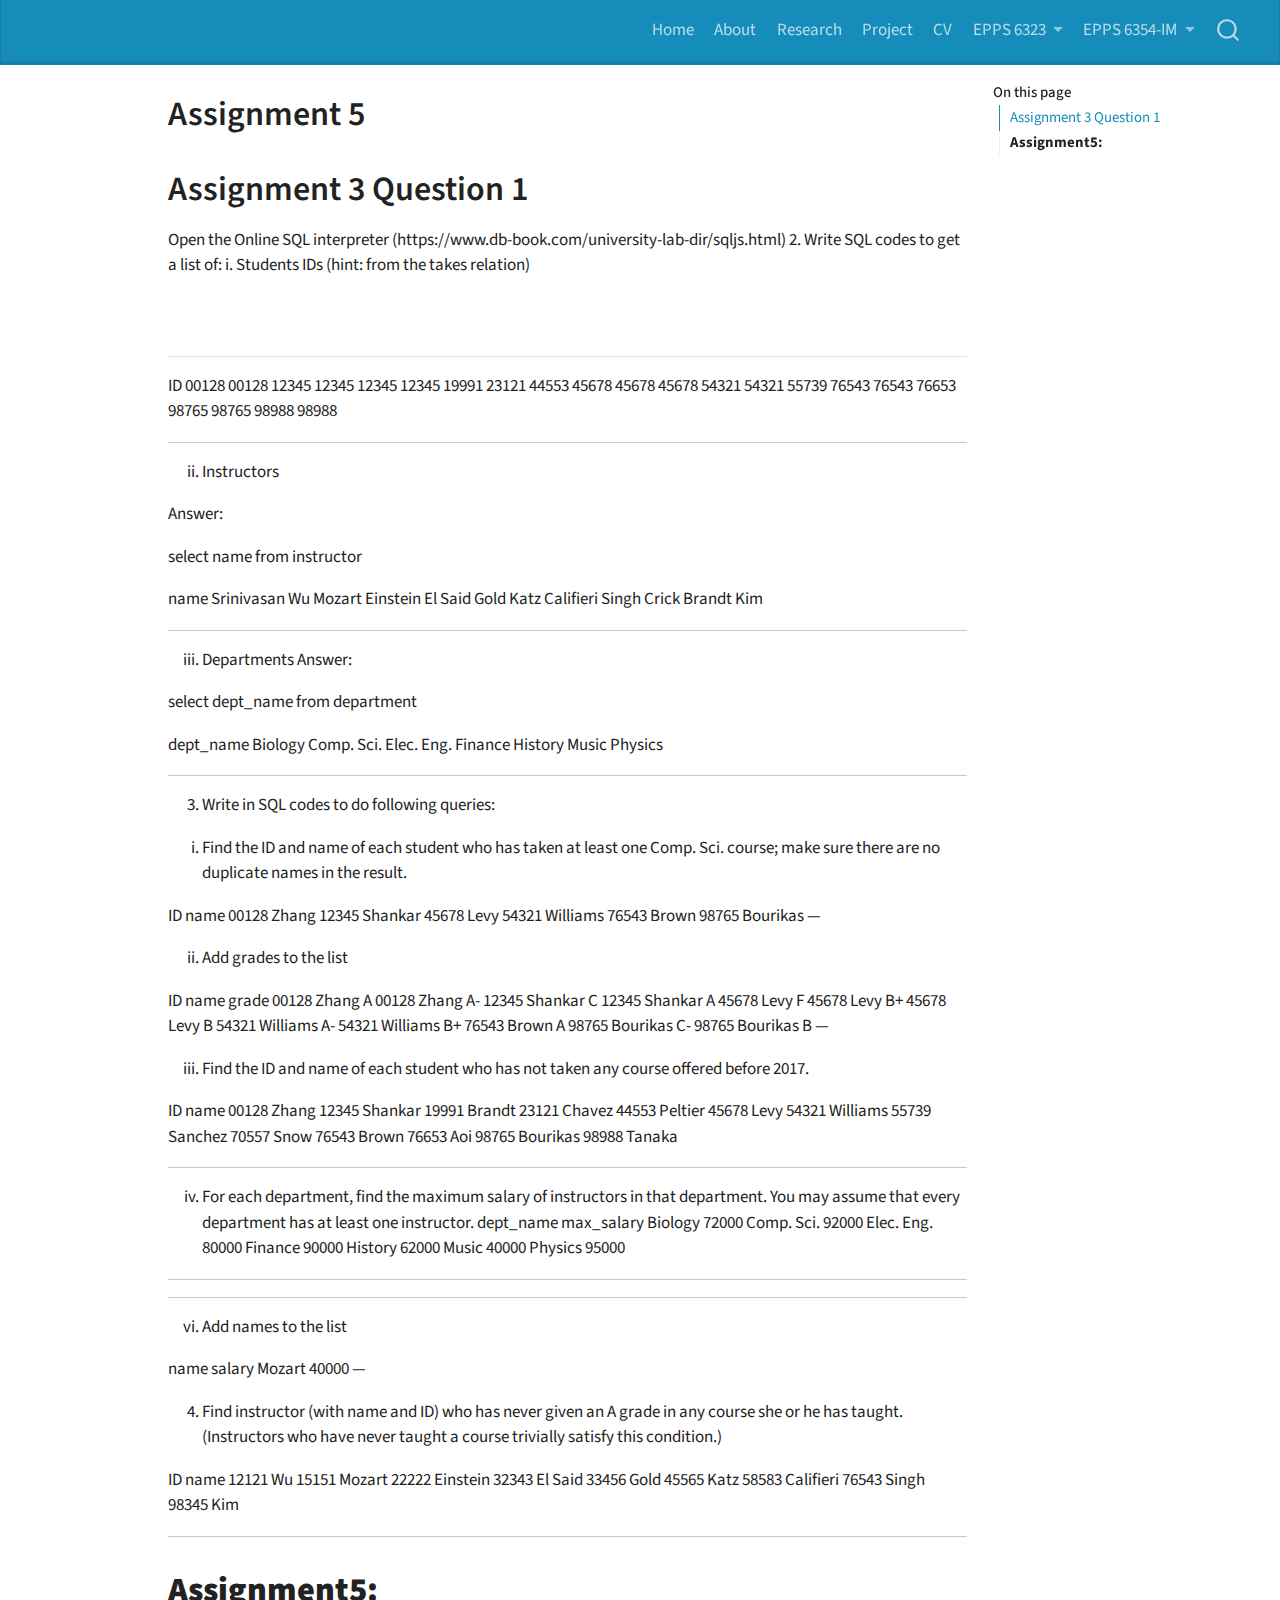
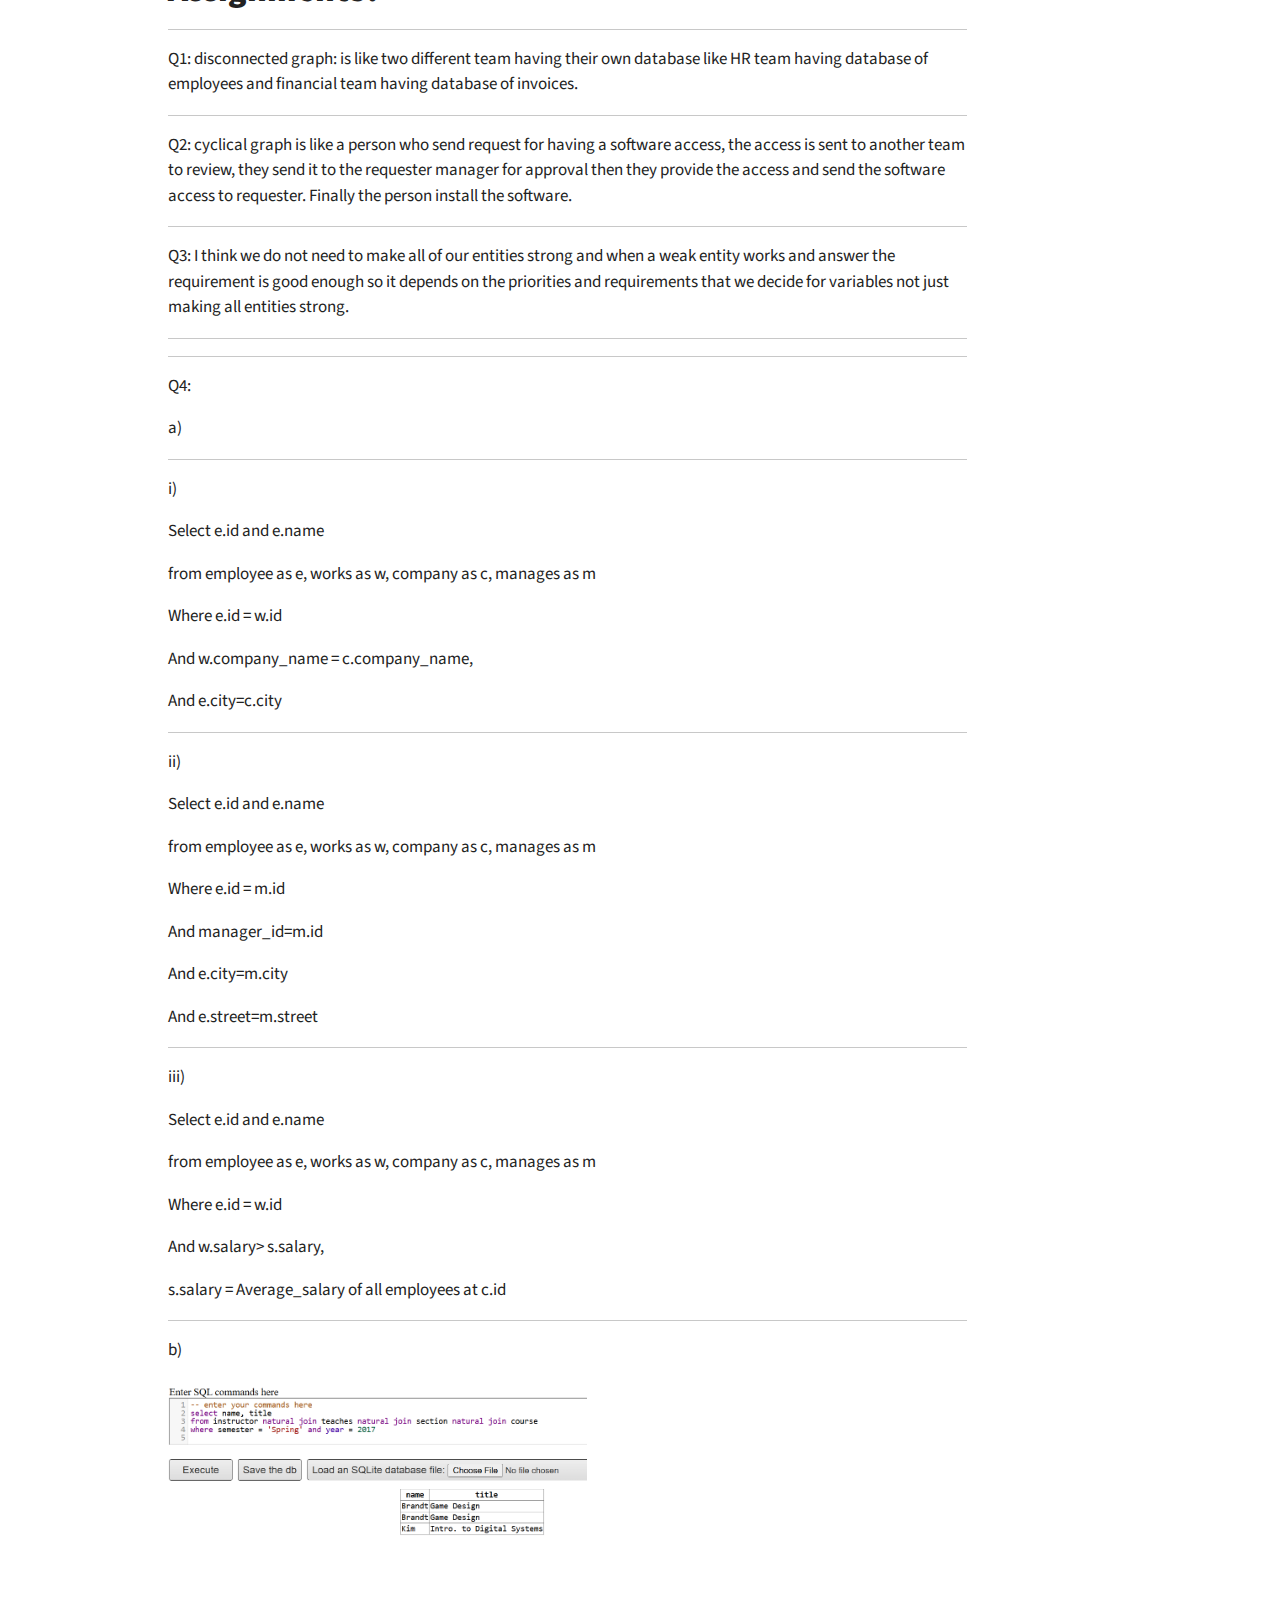
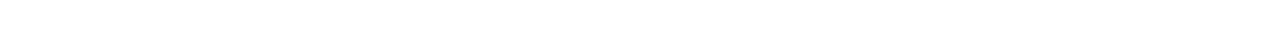
<file: assignment5.html>
<!DOCTYPE html>
<html xmlns="http://www.w3.org/1999/xhtml" lang="en" xml:lang="en"><head>

<meta charset="utf-8">
<meta name="generator" content="quarto-1.8.27">

<meta name="viewport" content="width=device-width, initial-scale=1.0, user-scalable=yes">


<title>Assignment 5</title>
<style>
code{white-space: pre-wrap;}
span.smallcaps{font-variant: small-caps;}
div.columns{display: flex; gap: min(4vw, 1.5em);}
div.column{flex: auto; overflow-x: auto;}
div.hanging-indent{margin-left: 1.5em; text-indent: -1.5em;}
ul.task-list{list-style: none;}
ul.task-list li input[type="checkbox"] {
  width: 0.8em;
  margin: 0 0.8em 0.2em -1em; /* quarto-specific, see https://github.com/quarto-dev/quarto-cli/issues/4556 */ 
  vertical-align: middle;
}
</style>


<script src="site_libs/quarto-nav/quarto-nav.js"></script>
<script src="site_libs/quarto-nav/headroom.min.js"></script>
<script src="site_libs/clipboard/clipboard.min.js"></script>
<script src="site_libs/quarto-search/autocomplete.umd.js"></script>
<script src="site_libs/quarto-search/fuse.min.js"></script>
<script src="site_libs/quarto-search/quarto-search.js"></script>
<meta name="quarto:offset" content="./">
<script src="site_libs/quarto-html/quarto.js" type="module"></script>
<script src="site_libs/quarto-html/tabsets/tabsets.js" type="module"></script>
<script src="site_libs/quarto-html/axe/axe-check.js" type="module"></script>
<script src="site_libs/quarto-html/popper.min.js"></script>
<script src="site_libs/quarto-html/tippy.umd.min.js"></script>
<script src="site_libs/quarto-html/anchor.min.js"></script>
<link href="site_libs/quarto-html/tippy.css" rel="stylesheet">
<link href="site_libs/quarto-html/quarto-syntax-highlighting-ed96de9b727972fe78a7b5d16c58bf87.css" rel="stylesheet" id="quarto-text-highlighting-styles">
<script src="site_libs/bootstrap/bootstrap.min.js"></script>
<link href="site_libs/bootstrap/bootstrap-icons.css" rel="stylesheet">
<link href="site_libs/bootstrap/bootstrap-051849a2a1e0f68eed7367b8dc269a5d.min.css" rel="stylesheet" append-hash="true" id="quarto-bootstrap" data-mode="light">
<script id="quarto-search-options" type="application/json">{
  "location": "navbar",
  "copy-button": false,
  "collapse-after": 3,
  "panel-placement": "end",
  "type": "overlay",
  "limit": 50,
  "keyboard-shortcut": [
    "f",
    "/",
    "s"
  ],
  "show-item-context": false,
  "language": {
    "search-no-results-text": "No results",
    "search-matching-documents-text": "matching documents",
    "search-copy-link-title": "Copy link to search",
    "search-hide-matches-text": "Hide additional matches",
    "search-more-match-text": "more match in this document",
    "search-more-matches-text": "more matches in this document",
    "search-clear-button-title": "Clear",
    "search-text-placeholder": "",
    "search-detached-cancel-button-title": "Cancel",
    "search-submit-button-title": "Submit",
    "search-label": "Search"
  }
}</script>


<link rel="stylesheet" href="styles.css">
</head>

<body class="nav-fixed quarto-light">

<div id="quarto-search-results"></div>
  <header id="quarto-header" class="headroom fixed-top">
    <nav class="navbar navbar-expand-lg " data-bs-theme="dark">
      <div class="navbar-container container-fluid">
            <div id="quarto-search" class="" title="Search"></div>
          <button class="navbar-toggler" type="button" data-bs-toggle="collapse" data-bs-target="#navbarCollapse" aria-controls="navbarCollapse" role="menu" aria-expanded="false" aria-label="Toggle navigation" onclick="if (window.quartoToggleHeadroom) { window.quartoToggleHeadroom(); }">
  <span class="navbar-toggler-icon"></span>
</button>
          <div class="collapse navbar-collapse" id="navbarCollapse">
            <ul class="navbar-nav navbar-nav-scroll ms-auto">
  <li class="nav-item">
    <a class="nav-link" href="./index.html"> 
<span class="menu-text">Home</span></a>
  </li>  
  <li class="nav-item">
    <a class="nav-link" href="./about.html"> 
<span class="menu-text">About</span></a>
  </li>  
  <li class="nav-item">
    <a class="nav-link" href="./research.html"> 
<span class="menu-text">Research</span></a>
  </li>  
  <li class="nav-item">
    <a class="nav-link" href="./project.html"> 
<span class="menu-text">Project</span></a>
  </li>  
  <li class="nav-item">
    <a class="nav-link" href="./cv.pdf"> 
<span class="menu-text">CV</span></a>
  </li>  
  <li class="nav-item dropdown ">
    <a class="nav-link dropdown-toggle" href="#" id="nav-menu-epps-6323" role="link" data-bs-toggle="dropdown" aria-expanded="false">
 <span class="menu-text">EPPS 6323</span>
    </a>
    <ul class="dropdown-menu dropdown-menu-end" aria-labelledby="nav-menu-epps-6323">    
        <li>
    <a class="dropdown-item" href="./assignment1.html">
 <span class="dropdown-text">Assignment 1</span></a>
  </li>  
        <li>
    <a class="dropdown-item" href="./assignment2.html">
 <span class="dropdown-text">Assignment 2</span></a>
  </li>  
        <li>
    <a class="dropdown-item" href="./assignment3.html">
 <span class="dropdown-text">Assignment 3</span></a>
  </li>  
        <li class="dropdown-header">Labs</li>
        <li>
    <a class="dropdown-item" href="./Lab01.html">
 <span class="dropdown-text">Lab01</span></a>
  </li>  
        <li>
    <a class="dropdown-item" href="./Lab02.html">
 <span class="dropdown-text">Lab02</span></a>
  </li>  
    </ul>
  </li>
  <li class="nav-item dropdown ">
    <a class="nav-link dropdown-toggle" href="#" id="nav-menu-epps-6354-im" role="link" data-bs-toggle="dropdown" aria-expanded="false">
 <span class="menu-text">EPPS 6354-IM</span>
    </a>
    <ul class="dropdown-menu dropdown-menu-end" aria-labelledby="nav-menu-epps-6354-im">    
        <li>
    <a class="dropdown-item" href="./assignment4.html">
 <span class="dropdown-text">Assignment 4</span></a>
  </li>  
        <li>
    <a class="dropdown-item" href="./assignment5.html">
 <span class="dropdown-text">Assignment 5</span></a>
  </li>  
        <li>
    <a class="dropdown-item" href="./im-assignment4.html">
 <span class="dropdown-text">IM-Assignment 4</span></a>
  </li>  
    </ul>
  </li>
</ul>
          </div> <!-- /navcollapse -->
            <div class="quarto-navbar-tools">
</div>
      </div> <!-- /container-fluid -->
    </nav>
</header>
<!-- content -->
<div id="quarto-content" class="quarto-container page-columns page-rows-contents page-layout-article page-navbar">
<!-- sidebar -->
<!-- margin-sidebar -->
    <div id="quarto-margin-sidebar" class="sidebar margin-sidebar">
        <nav id="TOC" role="doc-toc" class="toc-active">
    <h2 id="toc-title">On this page</h2>
   
  <ul>
  <li><a href="#assignment-3-question-1" id="toc-assignment-3-question-1" class="nav-link active" data-scroll-target="#assignment-3-question-1">Assignment 3 Question 1</a></li>
  <li><a href="#assignment5" id="toc-assignment5" class="nav-link" data-scroll-target="#assignment5"><strong>Assignment5:</strong></a></li>
  </ul>
</nav>
    </div>
<!-- main -->
<main class="content" id="quarto-document-content">

<header id="title-block-header" class="quarto-title-block default">
<div class="quarto-title">
<h1 class="title">Assignment 5</h1>
</div>



<div class="quarto-title-meta">

    
  
    
  </div>
  


</header>


<section id="assignment-3-question-1" class="level1">
<h1>Assignment 3 Question 1</h1>
<p>Open the Online SQL interpreter (https://www.db-book.com/university-lab-dir/sqljs.html) 2. Write SQL codes to get a list of: i. Students IDs (hint: from the takes relation)</p>
<section id="section" class="level2">
<h2 class="anchored" data-anchor-id="section"></h2>
<p>ID 00128 00128 12345 12345 12345 12345 19991 23121 44553 45678 45678 45678 54321 54321 55739 76543 76543 76653 98765 98765 98988 98988</p>
<hr>
<ol start="2" type="i">
<li>Instructors</li>
</ol>
<p>Answer:</p>
<p>select name from instructor</p>
<p>name Srinivasan Wu Mozart Einstein El Said Gold Katz Califieri Singh Crick Brandt Kim</p>
<hr>
<ol start="3" type="i">
<li>Departments Answer:</li>
</ol>
<p>select dept_name from department</p>
<p>dept_name Biology Comp. Sci. Elec. Eng. Finance History Music Physics</p>
<hr>
<ol start="3" type="1">
<li>Write in SQL codes to do following queries:</li>
</ol>
<!-- -->
<ol type="i">
<li>Find the ID and name of each student who has taken at least one Comp. Sci. course; make sure there are no duplicate names in the result.</li>
</ol>
<p>ID name 00128 Zhang 12345 Shankar 45678 Levy 54321 Williams 76543 Brown 98765 Bourikas —</p>
<ol start="2" type="i">
<li>Add grades to the list</li>
</ol>
<p>ID name grade 00128 Zhang A 00128 Zhang A- 12345 Shankar C 12345 Shankar A 45678 Levy F 45678 Levy B+ 45678 Levy B 54321 Williams A- 54321 Williams B+ 76543 Brown A 98765 Bourikas C- 98765 Bourikas B —</p>
<ol start="3" type="i">
<li>Find the ID and name of each student who has not taken any course offered before 2017.</li>
</ol>
<p>ID name 00128 Zhang 12345 Shankar 19991 Brandt 23121 Chavez 44553 Peltier 45678 Levy 54321 Williams 55739 Sanchez 70557 Snow 76543 Brown 76653 Aoi 98765 Bourikas 98988 Tanaka</p>
<hr>
<ol start="4" type="i">
<li>For each department, find the maximum salary of instructors in that department. You may assume that every department has at least one instructor. dept_name max_salary Biology 72000 Comp. Sci. 92000 Elec. Eng. 80000 Finance 90000 History 62000 Music 40000 Physics 95000</li>
</ol>
<hr>
<hr>
<ol start="6" type="i">
<li>Add names to the list</li>
</ol>
<p>name salary Mozart 40000 —</p>
<ol start="4" type="1">
<li>Find instructor (with name and ID) who has never given an A grade in any course she or he has taught. (Instructors who have never taught a course trivially satisfy this condition.)</li>
</ol>
<p>ID name 12121 Wu 15151 Mozart 22222 Einstein 32343 El Said 33456 Gold 45565 Katz 58583 Califieri 76543 Singh 98345 Kim</p>
<hr>
</section>
</section>
<section id="assignment5" class="level1">
<h1><strong>Assignment5:</strong></h1>
<hr>
<p>Q1: disconnected graph: is like two different team having their own database like HR team having database of employees and financial team having database of invoices.</p>
<hr>
<p>Q2: cyclical graph is like a person who send request for having a software access, the access is sent to another team to review, they send it to the requester manager for approval then they provide the access and send the software access to requester. Finally the person install the software.</p>
<hr>
<p>Q3: I think we do not need to make all of our entities strong and when a weak entity works and answer the requirement is good enough so it depends on the priorities and requirements that we decide for variables not just making all entities strong.</p>
<hr>
<hr>
<p>Q4:</p>
<p>a)</p>
<hr>
<p>i)</p>
<p>Select e.id and e.name</p>
<p>from employee as e, works as w, company as c, manages as m</p>
<p>Where e.id = w.id</p>
<p>And w.company_name = c.company_name,</p>
<p>And e.city=c.city</p>
<hr>
<p>ii)</p>
<p>Select e.id and e.name</p>
<p>from employee as e, works as w, company as c, manages as m</p>
<p>Where e.id = m.id</p>
<p>And manager_id=m.id</p>
<p>And e.city=m.city</p>
<p>And e.street=m.street</p>
<hr>
<p>iii)</p>
<p>Select e.id and e.name</p>
<p>from employee as e, works as w, company as c, manages as m</p>
<p>Where e.id = w.id</p>
<p>And w.salary&gt; s.salary,</p>
<p>s.salary = Average_salary of all employees at c.id</p>
<hr>
<p>b)</p>
<p><img src="images/clipboard-1272876556.png" class="img-fluid" width="419"></p>


</section>

</main> <!-- /main -->
<script id="quarto-html-after-body" type="application/javascript">
  window.document.addEventListener("DOMContentLoaded", function (event) {
    const icon = "";
    const anchorJS = new window.AnchorJS();
    anchorJS.options = {
      placement: 'right',
      icon: icon
    };
    anchorJS.add('.anchored');
    const isCodeAnnotation = (el) => {
      for (const clz of el.classList) {
        if (clz.startsWith('code-annotation-')) {                     
          return true;
        }
      }
      return false;
    }
    const onCopySuccess = function(e) {
      // button target
      const button = e.trigger;
      // don't keep focus
      button.blur();
      // flash "checked"
      button.classList.add('code-copy-button-checked');
      var currentTitle = button.getAttribute("title");
      button.setAttribute("title", "Copied!");
      let tooltip;
      if (window.bootstrap) {
        button.setAttribute("data-bs-toggle", "tooltip");
        button.setAttribute("data-bs-placement", "left");
        button.setAttribute("data-bs-title", "Copied!");
        tooltip = new bootstrap.Tooltip(button, 
          { trigger: "manual", 
            customClass: "code-copy-button-tooltip",
            offset: [0, -8]});
        tooltip.show();    
      }
      setTimeout(function() {
        if (tooltip) {
          tooltip.hide();
          button.removeAttribute("data-bs-title");
          button.removeAttribute("data-bs-toggle");
          button.removeAttribute("data-bs-placement");
        }
        button.setAttribute("title", currentTitle);
        button.classList.remove('code-copy-button-checked');
      }, 1000);
      // clear code selection
      e.clearSelection();
    }
    const getTextToCopy = function(trigger) {
      const outerScaffold = trigger.parentElement.cloneNode(true);
      const codeEl = outerScaffold.querySelector('code');
      for (const childEl of codeEl.children) {
        if (isCodeAnnotation(childEl)) {
          childEl.remove();
        }
      }
      return codeEl.innerText;
    }
    const clipboard = new window.ClipboardJS('.code-copy-button:not([data-in-quarto-modal])', {
      text: getTextToCopy
    });
    clipboard.on('success', onCopySuccess);
    if (window.document.getElementById('quarto-embedded-source-code-modal')) {
      const clipboardModal = new window.ClipboardJS('.code-copy-button[data-in-quarto-modal]', {
        text: getTextToCopy,
        container: window.document.getElementById('quarto-embedded-source-code-modal')
      });
      clipboardModal.on('success', onCopySuccess);
    }
      var localhostRegex = new RegExp(/^(?:http|https):\/\/localhost\:?[0-9]*\//);
      var mailtoRegex = new RegExp(/^mailto:/);
        var filterRegex = new RegExp('/' + window.location.host + '/');
      var isInternal = (href) => {
          return filterRegex.test(href) || localhostRegex.test(href) || mailtoRegex.test(href);
      }
      // Inspect non-navigation links and adorn them if external
     var links = window.document.querySelectorAll('a[href]:not(.nav-link):not(.navbar-brand):not(.toc-action):not(.sidebar-link):not(.sidebar-item-toggle):not(.pagination-link):not(.no-external):not([aria-hidden]):not(.dropdown-item):not(.quarto-navigation-tool):not(.about-link)');
      for (var i=0; i<links.length; i++) {
        const link = links[i];
        if (!isInternal(link.href)) {
          // undo the damage that might have been done by quarto-nav.js in the case of
          // links that we want to consider external
          if (link.dataset.originalHref !== undefined) {
            link.href = link.dataset.originalHref;
          }
        }
      }
    function tippyHover(el, contentFn, onTriggerFn, onUntriggerFn) {
      const config = {
        allowHTML: true,
        maxWidth: 500,
        delay: 100,
        arrow: false,
        appendTo: function(el) {
            return el.parentElement;
        },
        interactive: true,
        interactiveBorder: 10,
        theme: 'quarto',
        placement: 'bottom-start',
      };
      if (contentFn) {
        config.content = contentFn;
      }
      if (onTriggerFn) {
        config.onTrigger = onTriggerFn;
      }
      if (onUntriggerFn) {
        config.onUntrigger = onUntriggerFn;
      }
      window.tippy(el, config); 
    }
    const noterefs = window.document.querySelectorAll('a[role="doc-noteref"]');
    for (var i=0; i<noterefs.length; i++) {
      const ref = noterefs[i];
      tippyHover(ref, function() {
        // use id or data attribute instead here
        let href = ref.getAttribute('data-footnote-href') || ref.getAttribute('href');
        try { href = new URL(href).hash; } catch {}
        const id = href.replace(/^#\/?/, "");
        const note = window.document.getElementById(id);
        if (note) {
          return note.innerHTML;
        } else {
          return "";
        }
      });
    }
    const xrefs = window.document.querySelectorAll('a.quarto-xref');
    const processXRef = (id, note) => {
      // Strip column container classes
      const stripColumnClz = (el) => {
        el.classList.remove("page-full", "page-columns");
        if (el.children) {
          for (const child of el.children) {
            stripColumnClz(child);
          }
        }
      }
      stripColumnClz(note)
      if (id === null || id.startsWith('sec-')) {
        // Special case sections, only their first couple elements
        const container = document.createElement("div");
        if (note.children && note.children.length > 2) {
          container.appendChild(note.children[0].cloneNode(true));
          for (let i = 1; i < note.children.length; i++) {
            const child = note.children[i];
            if (child.tagName === "P" && child.innerText === "") {
              continue;
            } else {
              container.appendChild(child.cloneNode(true));
              break;
            }
          }
          if (window.Quarto?.typesetMath) {
            window.Quarto.typesetMath(container);
          }
          return container.innerHTML
        } else {
          if (window.Quarto?.typesetMath) {
            window.Quarto.typesetMath(note);
          }
          return note.innerHTML;
        }
      } else {
        // Remove any anchor links if they are present
        const anchorLink = note.querySelector('a.anchorjs-link');
        if (anchorLink) {
          anchorLink.remove();
        }
        if (window.Quarto?.typesetMath) {
          window.Quarto.typesetMath(note);
        }
        if (note.classList.contains("callout")) {
          return note.outerHTML;
        } else {
          return note.innerHTML;
        }
      }
    }
    for (var i=0; i<xrefs.length; i++) {
      const xref = xrefs[i];
      tippyHover(xref, undefined, function(instance) {
        instance.disable();
        let url = xref.getAttribute('href');
        let hash = undefined; 
        if (url.startsWith('#')) {
          hash = url;
        } else {
          try { hash = new URL(url).hash; } catch {}
        }
        if (hash) {
          const id = hash.replace(/^#\/?/, "");
          const note = window.document.getElementById(id);
          if (note !== null) {
            try {
              const html = processXRef(id, note.cloneNode(true));
              instance.setContent(html);
            } finally {
              instance.enable();
              instance.show();
            }
          } else {
            // See if we can fetch this
            fetch(url.split('#')[0])
            .then(res => res.text())
            .then(html => {
              const parser = new DOMParser();
              const htmlDoc = parser.parseFromString(html, "text/html");
              const note = htmlDoc.getElementById(id);
              if (note !== null) {
                const html = processXRef(id, note);
                instance.setContent(html);
              } 
            }).finally(() => {
              instance.enable();
              instance.show();
            });
          }
        } else {
          // See if we can fetch a full url (with no hash to target)
          // This is a special case and we should probably do some content thinning / targeting
          fetch(url)
          .then(res => res.text())
          .then(html => {
            const parser = new DOMParser();
            const htmlDoc = parser.parseFromString(html, "text/html");
            const note = htmlDoc.querySelector('main.content');
            if (note !== null) {
              // This should only happen for chapter cross references
              // (since there is no id in the URL)
              // remove the first header
              if (note.children.length > 0 && note.children[0].tagName === "HEADER") {
                note.children[0].remove();
              }
              const html = processXRef(null, note);
              instance.setContent(html);
            } 
          }).finally(() => {
            instance.enable();
            instance.show();
          });
        }
      }, function(instance) {
      });
    }
        let selectedAnnoteEl;
        const selectorForAnnotation = ( cell, annotation) => {
          let cellAttr = 'data-code-cell="' + cell + '"';
          let lineAttr = 'data-code-annotation="' +  annotation + '"';
          const selector = 'span[' + cellAttr + '][' + lineAttr + ']';
          return selector;
        }
        const selectCodeLines = (annoteEl) => {
          const doc = window.document;
          const targetCell = annoteEl.getAttribute("data-target-cell");
          const targetAnnotation = annoteEl.getAttribute("data-target-annotation");
          const annoteSpan = window.document.querySelector(selectorForAnnotation(targetCell, targetAnnotation));
          const lines = annoteSpan.getAttribute("data-code-lines").split(",");
          const lineIds = lines.map((line) => {
            return targetCell + "-" + line;
          })
          let top = null;
          let height = null;
          let parent = null;
          if (lineIds.length > 0) {
              //compute the position of the single el (top and bottom and make a div)
              const el = window.document.getElementById(lineIds[0]);
              top = el.offsetTop;
              height = el.offsetHeight;
              parent = el.parentElement.parentElement;
            if (lineIds.length > 1) {
              const lastEl = window.document.getElementById(lineIds[lineIds.length - 1]);
              const bottom = lastEl.offsetTop + lastEl.offsetHeight;
              height = bottom - top;
            }
            if (top !== null && height !== null && parent !== null) {
              // cook up a div (if necessary) and position it 
              let div = window.document.getElementById("code-annotation-line-highlight");
              if (div === null) {
                div = window.document.createElement("div");
                div.setAttribute("id", "code-annotation-line-highlight");
                div.style.position = 'absolute';
                parent.appendChild(div);
              }
              div.style.top = top - 2 + "px";
              div.style.height = height + 4 + "px";
              div.style.left = 0;
              let gutterDiv = window.document.getElementById("code-annotation-line-highlight-gutter");
              if (gutterDiv === null) {
                gutterDiv = window.document.createElement("div");
                gutterDiv.setAttribute("id", "code-annotation-line-highlight-gutter");
                gutterDiv.style.position = 'absolute';
                const codeCell = window.document.getElementById(targetCell);
                const gutter = codeCell.querySelector('.code-annotation-gutter');
                gutter.appendChild(gutterDiv);
              }
              gutterDiv.style.top = top - 2 + "px";
              gutterDiv.style.height = height + 4 + "px";
            }
            selectedAnnoteEl = annoteEl;
          }
        };
        const unselectCodeLines = () => {
          const elementsIds = ["code-annotation-line-highlight", "code-annotation-line-highlight-gutter"];
          elementsIds.forEach((elId) => {
            const div = window.document.getElementById(elId);
            if (div) {
              div.remove();
            }
          });
          selectedAnnoteEl = undefined;
        };
          // Handle positioning of the toggle
      window.addEventListener(
        "resize",
        throttle(() => {
          elRect = undefined;
          if (selectedAnnoteEl) {
            selectCodeLines(selectedAnnoteEl);
          }
        }, 10)
      );
      function throttle(fn, ms) {
      let throttle = false;
      let timer;
        return (...args) => {
          if(!throttle) { // first call gets through
              fn.apply(this, args);
              throttle = true;
          } else { // all the others get throttled
              if(timer) clearTimeout(timer); // cancel #2
              timer = setTimeout(() => {
                fn.apply(this, args);
                timer = throttle = false;
              }, ms);
          }
        };
      }
        // Attach click handler to the DT
        const annoteDls = window.document.querySelectorAll('dt[data-target-cell]');
        for (const annoteDlNode of annoteDls) {
          annoteDlNode.addEventListener('click', (event) => {
            const clickedEl = event.target;
            if (clickedEl !== selectedAnnoteEl) {
              unselectCodeLines();
              const activeEl = window.document.querySelector('dt[data-target-cell].code-annotation-active');
              if (activeEl) {
                activeEl.classList.remove('code-annotation-active');
              }
              selectCodeLines(clickedEl);
              clickedEl.classList.add('code-annotation-active');
            } else {
              // Unselect the line
              unselectCodeLines();
              clickedEl.classList.remove('code-annotation-active');
            }
          });
        }
    const findCites = (el) => {
      const parentEl = el.parentElement;
      if (parentEl) {
        const cites = parentEl.dataset.cites;
        if (cites) {
          return {
            el,
            cites: cites.split(' ')
          };
        } else {
          return findCites(el.parentElement)
        }
      } else {
        return undefined;
      }
    };
    var bibliorefs = window.document.querySelectorAll('a[role="doc-biblioref"]');
    for (var i=0; i<bibliorefs.length; i++) {
      const ref = bibliorefs[i];
      const citeInfo = findCites(ref);
      if (citeInfo) {
        tippyHover(citeInfo.el, function() {
          var popup = window.document.createElement('div');
          citeInfo.cites.forEach(function(cite) {
            var citeDiv = window.document.createElement('div');
            citeDiv.classList.add('hanging-indent');
            citeDiv.classList.add('csl-entry');
            var biblioDiv = window.document.getElementById('ref-' + cite);
            if (biblioDiv) {
              citeDiv.innerHTML = biblioDiv.innerHTML;
            }
            popup.appendChild(citeDiv);
          });
          return popup.innerHTML;
        });
      }
    }
  });
  </script>
</div> <!-- /content -->




</body></html>
</file>
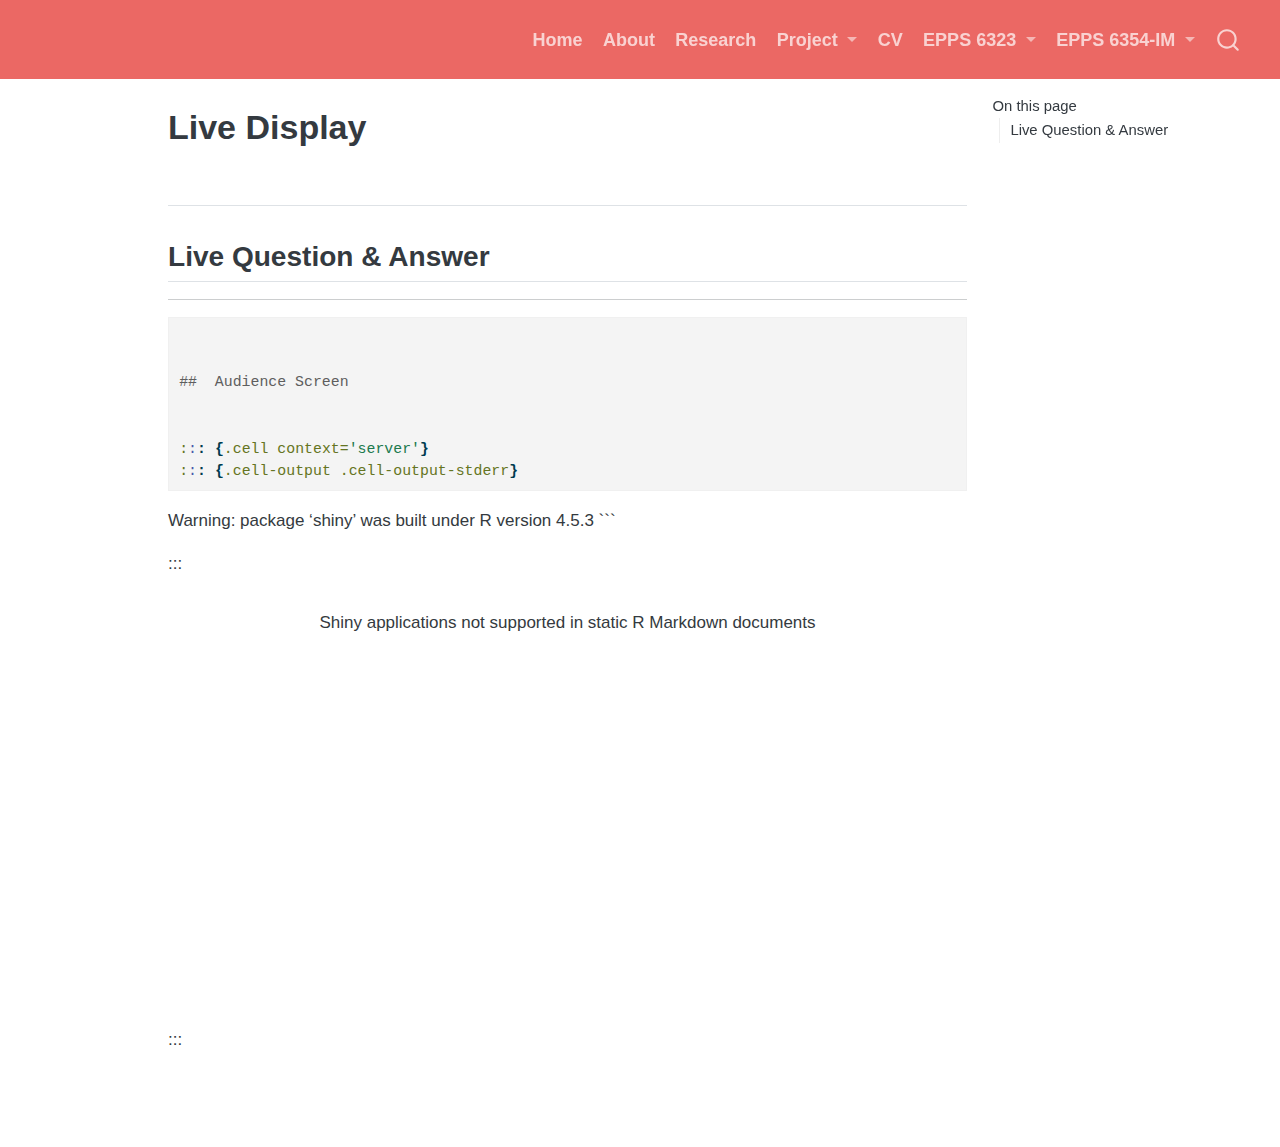
<file: display.html>
<!DOCTYPE html>
<html xmlns="http://www.w3.org/1999/xhtml" lang="en" xml:lang="en"><head>

<meta charset="utf-8">
<meta name="generator" content="quarto-1.8.27">

<meta name="viewport" content="width=device-width, initial-scale=1.0, user-scalable=yes">


<title>Live Display</title>
<style>
code{white-space: pre-wrap;}
span.smallcaps{font-variant: small-caps;}
div.columns{display: flex; gap: min(4vw, 1.5em);}
div.column{flex: auto; overflow-x: auto;}
div.hanging-indent{margin-left: 1.5em; text-indent: -1.5em;}
ul.task-list{list-style: none;}
ul.task-list li input[type="checkbox"] {
  width: 0.8em;
  margin: 0 0.8em 0.2em -1em; /* quarto-specific, see https://github.com/quarto-dev/quarto-cli/issues/4556 */ 
  vertical-align: middle;
}
/* CSS for syntax highlighting */
html { -webkit-text-size-adjust: 100%; }
pre > code.sourceCode { white-space: pre; position: relative; }
pre > code.sourceCode > span { display: inline-block; line-height: 1.25; }
pre > code.sourceCode > span:empty { height: 1.2em; }
.sourceCode { overflow: visible; }
code.sourceCode > span { color: inherit; text-decoration: inherit; }
div.sourceCode { margin: 1em 0; }
pre.sourceCode { margin: 0; }
@media screen {
div.sourceCode { overflow: auto; }
}
@media print {
pre > code.sourceCode { white-space: pre-wrap; }
pre > code.sourceCode > span { text-indent: -5em; padding-left: 5em; }
}
pre.numberSource code
  { counter-reset: source-line 0; }
pre.numberSource code > span
  { position: relative; left: -4em; counter-increment: source-line; }
pre.numberSource code > span > a:first-child::before
  { content: counter(source-line);
    position: relative; left: -1em; text-align: right; vertical-align: baseline;
    border: none; display: inline-block;
    -webkit-touch-callout: none; -webkit-user-select: none;
    -khtml-user-select: none; -moz-user-select: none;
    -ms-user-select: none; user-select: none;
    padding: 0 4px; width: 4em;
  }
pre.numberSource { margin-left: 3em;  padding-left: 4px; }
div.sourceCode
  {   }
@media screen {
pre > code.sourceCode > span > a:first-child::before { text-decoration: underline; }
}
</style>


<script src="site_libs/quarto-nav/quarto-nav.js"></script>
<script src="site_libs/quarto-nav/headroom.min.js"></script>
<script src="site_libs/clipboard/clipboard.min.js"></script>
<script src="site_libs/quarto-search/autocomplete.umd.js"></script>
<script src="site_libs/quarto-search/fuse.min.js"></script>
<script src="site_libs/quarto-search/quarto-search.js"></script>
<meta name="quarto:offset" content="./">
<script src="site_libs/quarto-html/quarto.js" type="module"></script>
<script src="site_libs/quarto-html/tabsets/tabsets.js" type="module"></script>
<script src="site_libs/quarto-html/axe/axe-check.js" type="module"></script>
<script src="site_libs/quarto-html/popper.min.js"></script>
<script src="site_libs/quarto-html/tippy.umd.min.js"></script>
<script src="site_libs/quarto-html/anchor.min.js"></script>
<link href="site_libs/quarto-html/tippy.css" rel="stylesheet">
<link href="site_libs/quarto-html/quarto-syntax-highlighting-ed96de9b727972fe78a7b5d16c58bf87.css" rel="stylesheet" id="quarto-text-highlighting-styles">
<script src="site_libs/bootstrap/bootstrap.min.js"></script>
<link href="site_libs/bootstrap/bootstrap-icons.css" rel="stylesheet">
<link href="site_libs/bootstrap/bootstrap-ebdb3d5cefd4bb795acb1814c75944fb.min.css" rel="stylesheet" append-hash="true" id="quarto-bootstrap" data-mode="light">
<script id="quarto-search-options" type="application/json">{
  "location": "navbar",
  "copy-button": false,
  "collapse-after": 3,
  "panel-placement": "end",
  "type": "overlay",
  "limit": 50,
  "keyboard-shortcut": [
    "f",
    "/",
    "s"
  ],
  "show-item-context": false,
  "language": {
    "search-no-results-text": "No results",
    "search-matching-documents-text": "matching documents",
    "search-copy-link-title": "Copy link to search",
    "search-hide-matches-text": "Hide additional matches",
    "search-more-match-text": "more match in this document",
    "search-more-matches-text": "more matches in this document",
    "search-clear-button-title": "Clear",
    "search-text-placeholder": "",
    "search-detached-cancel-button-title": "Cancel",
    "search-submit-button-title": "Submit",
    "search-label": "Search"
  }
}</script>


<link rel="stylesheet" href="styles.css">
</head>

<body class="nav-fixed quarto-light">

<div id="quarto-search-results"></div>
  <header id="quarto-header" class="headroom fixed-top">
    <nav class="navbar navbar-expand-lg " data-bs-theme="dark">
      <div class="navbar-container container-fluid">
            <div id="quarto-search" class="" title="Search"></div>
          <button class="navbar-toggler" type="button" data-bs-toggle="collapse" data-bs-target="#navbarCollapse" aria-controls="navbarCollapse" role="menu" aria-expanded="false" aria-label="Toggle navigation" onclick="if (window.quartoToggleHeadroom) { window.quartoToggleHeadroom(); }">
  <span class="navbar-toggler-icon"></span>
</button>
          <div class="collapse navbar-collapse" id="navbarCollapse">
            <ul class="navbar-nav navbar-nav-scroll ms-auto">
  <li class="nav-item">
    <a class="nav-link" href="./index.html"> 
<span class="menu-text">Home</span></a>
  </li>  
  <li class="nav-item">
    <a class="nav-link" href="./about.html"> 
<span class="menu-text">About</span></a>
  </li>  
  <li class="nav-item">
    <a class="nav-link" href="./research.html"> 
<span class="menu-text">Research</span></a>
  </li>  
  <li class="nav-item dropdown ">
    <a class="nav-link dropdown-toggle" href="#" id="nav-menu-project" role="link" data-bs-toggle="dropdown" aria-expanded="false">
 <span class="menu-text">Project</span>
    </a>
    <ul class="dropdown-menu dropdown-menu-end" aria-labelledby="nav-menu-project">    
        <li>
    <a class="dropdown-item" href="./project.html">
 <span class="dropdown-text">Project Overview</span></a>
  </li>  
        <li>
    <a class="dropdown-item" href="./app.html">
 <span class="dropdown-text">Submit Question</span></a>
  </li>  
        <li>
    <a class="dropdown-item" href="./speaker.html">
 <span class="dropdown-text">Speaker Dashboard</span></a>
  </li>  
        <li>
    <a class="dropdown-item" href="./display.html">
 <span class="dropdown-text">Live Display</span></a>
  </li>  
    </ul>
  </li>
  <li class="nav-item">
    <a class="nav-link" href="./cv.pdf"> 
<span class="menu-text">CV</span></a>
  </li>  
  <li class="nav-item dropdown ">
    <a class="nav-link dropdown-toggle" href="#" id="nav-menu-epps-6323" role="link" data-bs-toggle="dropdown" aria-expanded="false">
 <span class="menu-text">EPPS 6323</span>
    </a>
    <ul class="dropdown-menu dropdown-menu-end" aria-labelledby="nav-menu-epps-6323">    
        <li>
    <a class="dropdown-item" href="./assignment1.html">
 <span class="dropdown-text">Assignment 1</span></a>
  </li>  
        <li>
    <a class="dropdown-item" href="./assignment2.html">
 <span class="dropdown-text">Assignment 2</span></a>
  </li>  
        <li>
    <a class="dropdown-item" href="./assignment3.html">
 <span class="dropdown-text">Assignment 3</span></a>
  </li>  
        <li class="dropdown-header">Labs</li>
        <li>
    <a class="dropdown-item" href="./Lab01.html">
 <span class="dropdown-text">Lab01</span></a>
  </li>  
        <li>
    <a class="dropdown-item" href="./Lab02.html">
 <span class="dropdown-text">Lab02</span></a>
  </li>  
    </ul>
  </li>
  <li class="nav-item dropdown ">
    <a class="nav-link dropdown-toggle" href="#" id="nav-menu-epps-6354-im" role="link" data-bs-toggle="dropdown" aria-expanded="false">
 <span class="menu-text">EPPS 6354-IM</span>
    </a>
    <ul class="dropdown-menu dropdown-menu-end" aria-labelledby="nav-menu-epps-6354-im">    
        <li>
    <a class="dropdown-item" href="./assignment4.html">
 <span class="dropdown-text">Assignment 4</span></a>
  </li>  
        <li>
    <a class="dropdown-item" href="./assignment5.html">
 <span class="dropdown-text">Assignment 5</span></a>
  </li>  
        <li>
    <a class="dropdown-item" href="./im-assignment4.html">
 <span class="dropdown-text">IM-Assignment 4</span></a>
  </li>  
    </ul>
  </li>
</ul>
          </div> <!-- /navcollapse -->
            <div class="quarto-navbar-tools">
</div>
      </div> <!-- /container-fluid -->
    </nav>
</header>
<!-- content -->
<div id="quarto-content" class="quarto-container page-columns page-rows-contents page-layout-article page-navbar">
<!-- sidebar -->
<!-- margin-sidebar -->
    <div id="quarto-margin-sidebar" class="sidebar margin-sidebar">
        <nav id="TOC" role="doc-toc" class="toc-active">
    <h2 id="toc-title">On this page</h2>
   
  <ul>
  <li><a href="#section" id="toc-section" class="nav-link active" data-scroll-target="#section"></a></li>
  <li><a href="#live-question-answer" id="toc-live-question-answer" class="nav-link" data-scroll-target="#live-question-answer">Live Question &amp; Answer</a></li>
  </ul>
</nav>
    </div>
<!-- main -->
<main class="content" id="quarto-document-content">

<header id="title-block-header" class="quarto-title-block default">
<div class="quarto-title">
<h1 class="title">Live Display</h1>
</div>



<div class="quarto-title-meta">

    
  
    
  </div>
  


</header>


<section id="section" class="level2">
<h2 class="anchored" data-anchor-id="section"></h2>
</section>
<section id="live-question-answer" class="level2">
<h2 class="anchored" data-anchor-id="live-question-answer">Live Question &amp; Answer</h2>
<hr>
<div class="code-copy-outer-scaffold"><div class="sourceCode" id="cb1"><pre class="sourceCode yaml code-with-copy"><code class="sourceCode yaml"><span id="cb1-1"><a href="#cb1-1" aria-hidden="true" tabindex="-1"></a></span>
<span id="cb1-2"><a href="#cb1-2" aria-hidden="true" tabindex="-1"></a></span>
<span id="cb1-3"><a href="#cb1-3" aria-hidden="true" tabindex="-1"></a><span class="co">##  Audience Screen</span></span>
<span id="cb1-4"><a href="#cb1-4" aria-hidden="true" tabindex="-1"></a></span>
<span id="cb1-5"><a href="#cb1-5" aria-hidden="true" tabindex="-1"></a></span>
<span id="cb1-6"><a href="#cb1-6" aria-hidden="true" tabindex="-1"></a><span class="at">:</span><span class="fu">:</span><span class="kw">:</span><span class="at"> </span><span class="kw">{</span><span class="at">.cell context=</span><span class="st">'server'</span><span class="kw">}</span></span>
<span id="cb1-7"><a href="#cb1-7" aria-hidden="true" tabindex="-1"></a><span class="at">:</span><span class="fu">:</span><span class="kw">:</span><span class="at"> </span><span class="kw">{</span><span class="at">.cell-output .cell-output-stderr</span><span class="kw">}</span></span></code></pre></div><button title="Copy to Clipboard" class="code-copy-button"><i class="bi"></i></button></div>
<p>Warning: package ‘shiny’ was built under R version 4.5.3 ```</p>
<p>:::</p>
<div class="cell-output-display">
<p></p><div style="width: 100% ; height: 400px ; text-align: center; box-sizing: border-box; -moz-box-sizing: border-box; -webkit-box-sizing: border-box;" class="muted well">Shiny applications not supported in static R Markdown documents</div><p></p>
</div>
<p>:::</p>


</section>

</main> <!-- /main -->
<script id="quarto-html-after-body" type="application/javascript">
  window.document.addEventListener("DOMContentLoaded", function (event) {
    const icon = "";
    const anchorJS = new window.AnchorJS();
    anchorJS.options = {
      placement: 'right',
      icon: icon
    };
    anchorJS.add('.anchored');
    const isCodeAnnotation = (el) => {
      for (const clz of el.classList) {
        if (clz.startsWith('code-annotation-')) {                     
          return true;
        }
      }
      return false;
    }
    const onCopySuccess = function(e) {
      // button target
      const button = e.trigger;
      // don't keep focus
      button.blur();
      // flash "checked"
      button.classList.add('code-copy-button-checked');
      var currentTitle = button.getAttribute("title");
      button.setAttribute("title", "Copied!");
      let tooltip;
      if (window.bootstrap) {
        button.setAttribute("data-bs-toggle", "tooltip");
        button.setAttribute("data-bs-placement", "left");
        button.setAttribute("data-bs-title", "Copied!");
        tooltip = new bootstrap.Tooltip(button, 
          { trigger: "manual", 
            customClass: "code-copy-button-tooltip",
            offset: [0, -8]});
        tooltip.show();    
      }
      setTimeout(function() {
        if (tooltip) {
          tooltip.hide();
          button.removeAttribute("data-bs-title");
          button.removeAttribute("data-bs-toggle");
          button.removeAttribute("data-bs-placement");
        }
        button.setAttribute("title", currentTitle);
        button.classList.remove('code-copy-button-checked');
      }, 1000);
      // clear code selection
      e.clearSelection();
    }
    const getTextToCopy = function(trigger) {
      const outerScaffold = trigger.parentElement.cloneNode(true);
      const codeEl = outerScaffold.querySelector('code');
      for (const childEl of codeEl.children) {
        if (isCodeAnnotation(childEl)) {
          childEl.remove();
        }
      }
      return codeEl.innerText;
    }
    const clipboard = new window.ClipboardJS('.code-copy-button:not([data-in-quarto-modal])', {
      text: getTextToCopy
    });
    clipboard.on('success', onCopySuccess);
    if (window.document.getElementById('quarto-embedded-source-code-modal')) {
      const clipboardModal = new window.ClipboardJS('.code-copy-button[data-in-quarto-modal]', {
        text: getTextToCopy,
        container: window.document.getElementById('quarto-embedded-source-code-modal')
      });
      clipboardModal.on('success', onCopySuccess);
    }
      var localhostRegex = new RegExp(/^(?:http|https):\/\/localhost\:?[0-9]*\//);
      var mailtoRegex = new RegExp(/^mailto:/);
        var filterRegex = new RegExp('/' + window.location.host + '/');
      var isInternal = (href) => {
          return filterRegex.test(href) || localhostRegex.test(href) || mailtoRegex.test(href);
      }
      // Inspect non-navigation links and adorn them if external
     var links = window.document.querySelectorAll('a[href]:not(.nav-link):not(.navbar-brand):not(.toc-action):not(.sidebar-link):not(.sidebar-item-toggle):not(.pagination-link):not(.no-external):not([aria-hidden]):not(.dropdown-item):not(.quarto-navigation-tool):not(.about-link)');
      for (var i=0; i<links.length; i++) {
        const link = links[i];
        if (!isInternal(link.href)) {
          // undo the damage that might have been done by quarto-nav.js in the case of
          // links that we want to consider external
          if (link.dataset.originalHref !== undefined) {
            link.href = link.dataset.originalHref;
          }
        }
      }
    function tippyHover(el, contentFn, onTriggerFn, onUntriggerFn) {
      const config = {
        allowHTML: true,
        maxWidth: 500,
        delay: 100,
        arrow: false,
        appendTo: function(el) {
            return el.parentElement;
        },
        interactive: true,
        interactiveBorder: 10,
        theme: 'quarto',
        placement: 'bottom-start',
      };
      if (contentFn) {
        config.content = contentFn;
      }
      if (onTriggerFn) {
        config.onTrigger = onTriggerFn;
      }
      if (onUntriggerFn) {
        config.onUntrigger = onUntriggerFn;
      }
      window.tippy(el, config); 
    }
    const noterefs = window.document.querySelectorAll('a[role="doc-noteref"]');
    for (var i=0; i<noterefs.length; i++) {
      const ref = noterefs[i];
      tippyHover(ref, function() {
        // use id or data attribute instead here
        let href = ref.getAttribute('data-footnote-href') || ref.getAttribute('href');
        try { href = new URL(href).hash; } catch {}
        const id = href.replace(/^#\/?/, "");
        const note = window.document.getElementById(id);
        if (note) {
          return note.innerHTML;
        } else {
          return "";
        }
      });
    }
    const xrefs = window.document.querySelectorAll('a.quarto-xref');
    const processXRef = (id, note) => {
      // Strip column container classes
      const stripColumnClz = (el) => {
        el.classList.remove("page-full", "page-columns");
        if (el.children) {
          for (const child of el.children) {
            stripColumnClz(child);
          }
        }
      }
      stripColumnClz(note)
      if (id === null || id.startsWith('sec-')) {
        // Special case sections, only their first couple elements
        const container = document.createElement("div");
        if (note.children && note.children.length > 2) {
          container.appendChild(note.children[0].cloneNode(true));
          for (let i = 1; i < note.children.length; i++) {
            const child = note.children[i];
            if (child.tagName === "P" && child.innerText === "") {
              continue;
            } else {
              container.appendChild(child.cloneNode(true));
              break;
            }
          }
          if (window.Quarto?.typesetMath) {
            window.Quarto.typesetMath(container);
          }
          return container.innerHTML
        } else {
          if (window.Quarto?.typesetMath) {
            window.Quarto.typesetMath(note);
          }
          return note.innerHTML;
        }
      } else {
        // Remove any anchor links if they are present
        const anchorLink = note.querySelector('a.anchorjs-link');
        if (anchorLink) {
          anchorLink.remove();
        }
        if (window.Quarto?.typesetMath) {
          window.Quarto.typesetMath(note);
        }
        if (note.classList.contains("callout")) {
          return note.outerHTML;
        } else {
          return note.innerHTML;
        }
      }
    }
    for (var i=0; i<xrefs.length; i++) {
      const xref = xrefs[i];
      tippyHover(xref, undefined, function(instance) {
        instance.disable();
        let url = xref.getAttribute('href');
        let hash = undefined; 
        if (url.startsWith('#')) {
          hash = url;
        } else {
          try { hash = new URL(url).hash; } catch {}
        }
        if (hash) {
          const id = hash.replace(/^#\/?/, "");
          const note = window.document.getElementById(id);
          if (note !== null) {
            try {
              const html = processXRef(id, note.cloneNode(true));
              instance.setContent(html);
            } finally {
              instance.enable();
              instance.show();
            }
          } else {
            // See if we can fetch this
            fetch(url.split('#')[0])
            .then(res => res.text())
            .then(html => {
              const parser = new DOMParser();
              const htmlDoc = parser.parseFromString(html, "text/html");
              const note = htmlDoc.getElementById(id);
              if (note !== null) {
                const html = processXRef(id, note);
                instance.setContent(html);
              } 
            }).finally(() => {
              instance.enable();
              instance.show();
            });
          }
        } else {
          // See if we can fetch a full url (with no hash to target)
          // This is a special case and we should probably do some content thinning / targeting
          fetch(url)
          .then(res => res.text())
          .then(html => {
            const parser = new DOMParser();
            const htmlDoc = parser.parseFromString(html, "text/html");
            const note = htmlDoc.querySelector('main.content');
            if (note !== null) {
              // This should only happen for chapter cross references
              // (since there is no id in the URL)
              // remove the first header
              if (note.children.length > 0 && note.children[0].tagName === "HEADER") {
                note.children[0].remove();
              }
              const html = processXRef(null, note);
              instance.setContent(html);
            } 
          }).finally(() => {
            instance.enable();
            instance.show();
          });
        }
      }, function(instance) {
      });
    }
        let selectedAnnoteEl;
        const selectorForAnnotation = ( cell, annotation) => {
          let cellAttr = 'data-code-cell="' + cell + '"';
          let lineAttr = 'data-code-annotation="' +  annotation + '"';
          const selector = 'span[' + cellAttr + '][' + lineAttr + ']';
          return selector;
        }
        const selectCodeLines = (annoteEl) => {
          const doc = window.document;
          const targetCell = annoteEl.getAttribute("data-target-cell");
          const targetAnnotation = annoteEl.getAttribute("data-target-annotation");
          const annoteSpan = window.document.querySelector(selectorForAnnotation(targetCell, targetAnnotation));
          const lines = annoteSpan.getAttribute("data-code-lines").split(",");
          const lineIds = lines.map((line) => {
            return targetCell + "-" + line;
          })
          let top = null;
          let height = null;
          let parent = null;
          if (lineIds.length > 0) {
              //compute the position of the single el (top and bottom and make a div)
              const el = window.document.getElementById(lineIds[0]);
              top = el.offsetTop;
              height = el.offsetHeight;
              parent = el.parentElement.parentElement;
            if (lineIds.length > 1) {
              const lastEl = window.document.getElementById(lineIds[lineIds.length - 1]);
              const bottom = lastEl.offsetTop + lastEl.offsetHeight;
              height = bottom - top;
            }
            if (top !== null && height !== null && parent !== null) {
              // cook up a div (if necessary) and position it 
              let div = window.document.getElementById("code-annotation-line-highlight");
              if (div === null) {
                div = window.document.createElement("div");
                div.setAttribute("id", "code-annotation-line-highlight");
                div.style.position = 'absolute';
                parent.appendChild(div);
              }
              div.style.top = top - 2 + "px";
              div.style.height = height + 4 + "px";
              div.style.left = 0;
              let gutterDiv = window.document.getElementById("code-annotation-line-highlight-gutter");
              if (gutterDiv === null) {
                gutterDiv = window.document.createElement("div");
                gutterDiv.setAttribute("id", "code-annotation-line-highlight-gutter");
                gutterDiv.style.position = 'absolute';
                const codeCell = window.document.getElementById(targetCell);
                const gutter = codeCell.querySelector('.code-annotation-gutter');
                gutter.appendChild(gutterDiv);
              }
              gutterDiv.style.top = top - 2 + "px";
              gutterDiv.style.height = height + 4 + "px";
            }
            selectedAnnoteEl = annoteEl;
          }
        };
        const unselectCodeLines = () => {
          const elementsIds = ["code-annotation-line-highlight", "code-annotation-line-highlight-gutter"];
          elementsIds.forEach((elId) => {
            const div = window.document.getElementById(elId);
            if (div) {
              div.remove();
            }
          });
          selectedAnnoteEl = undefined;
        };
          // Handle positioning of the toggle
      window.addEventListener(
        "resize",
        throttle(() => {
          elRect = undefined;
          if (selectedAnnoteEl) {
            selectCodeLines(selectedAnnoteEl);
          }
        }, 10)
      );
      function throttle(fn, ms) {
      let throttle = false;
      let timer;
        return (...args) => {
          if(!throttle) { // first call gets through
              fn.apply(this, args);
              throttle = true;
          } else { // all the others get throttled
              if(timer) clearTimeout(timer); // cancel #2
              timer = setTimeout(() => {
                fn.apply(this, args);
                timer = throttle = false;
              }, ms);
          }
        };
      }
        // Attach click handler to the DT
        const annoteDls = window.document.querySelectorAll('dt[data-target-cell]');
        for (const annoteDlNode of annoteDls) {
          annoteDlNode.addEventListener('click', (event) => {
            const clickedEl = event.target;
            if (clickedEl !== selectedAnnoteEl) {
              unselectCodeLines();
              const activeEl = window.document.querySelector('dt[data-target-cell].code-annotation-active');
              if (activeEl) {
                activeEl.classList.remove('code-annotation-active');
              }
              selectCodeLines(clickedEl);
              clickedEl.classList.add('code-annotation-active');
            } else {
              // Unselect the line
              unselectCodeLines();
              clickedEl.classList.remove('code-annotation-active');
            }
          });
        }
    const findCites = (el) => {
      const parentEl = el.parentElement;
      if (parentEl) {
        const cites = parentEl.dataset.cites;
        if (cites) {
          return {
            el,
            cites: cites.split(' ')
          };
        } else {
          return findCites(el.parentElement)
        }
      } else {
        return undefined;
      }
    };
    var bibliorefs = window.document.querySelectorAll('a[role="doc-biblioref"]');
    for (var i=0; i<bibliorefs.length; i++) {
      const ref = bibliorefs[i];
      const citeInfo = findCites(ref);
      if (citeInfo) {
        tippyHover(citeInfo.el, function() {
          var popup = window.document.createElement('div');
          citeInfo.cites.forEach(function(cite) {
            var citeDiv = window.document.createElement('div');
            citeDiv.classList.add('hanging-indent');
            citeDiv.classList.add('csl-entry');
            var biblioDiv = window.document.getElementById('ref-' + cite);
            if (biblioDiv) {
              citeDiv.innerHTML = biblioDiv.innerHTML;
            }
            popup.appendChild(citeDiv);
          });
          return popup.innerHTML;
        });
      }
    }
  });
  </script>
</div> <!-- /content -->




</body></html>
</file>
<file: site_libs/quarto-html/tippy.css>
.tippy-box[data-animation=fade][data-state=hidden]{opacity:0}[data-tippy-root]{max-width:calc(100vw - 10px)}.tippy-box{position:relative;background-color:#333;color:#fff;border-radius:4px;font-size:14px;line-height:1.4;white-space:normal;outline:0;transition-property:transform,visibility,opacity}.tippy-box[data-placement^=top]>.tippy-arrow{bottom:0}.tippy-box[data-placement^=top]>.tippy-arrow:before{bottom:-7px;left:0;border-width:8px 8px 0;border-top-color:initial;transform-origin:center top}.tippy-box[data-placement^=bottom]>.tippy-arrow{top:0}.tippy-box[data-placement^=bottom]>.tippy-arrow:before{top:-7px;left:0;border-width:0 8px 8px;border-bottom-color:initial;transform-origin:center bottom}.tippy-box[data-placement^=left]>.tippy-arrow{right:0}.tippy-box[data-placement^=left]>.tippy-arrow:before{border-width:8px 0 8px 8px;border-left-color:initial;right:-7px;transform-origin:center left}.tippy-box[data-placement^=right]>.tippy-arrow{left:0}.tippy-box[data-placement^=right]>.tippy-arrow:before{left:-7px;border-width:8px 8px 8px 0;border-right-color:initial;transform-origin:center right}.tippy-box[data-inertia][data-state=visible]{transition-timing-function:cubic-bezier(.54,1.5,.38,1.11)}.tippy-arrow{width:16px;height:16px;color:#333}.tippy-arrow:before{content:"";position:absolute;border-color:transparent;border-style:solid}.tippy-content{position:relative;padding:5px 9px;z-index:1}
</file>
<file: site_libs/quarto-html/quarto-syntax-highlighting-ed96de9b727972fe78a7b5d16c58bf87.css>
/* quarto syntax highlight colors */
:root {
  --quarto-hl-ot-color: #003B4F;
  --quarto-hl-at-color: #657422;
  --quarto-hl-ss-color: #20794D;
  --quarto-hl-an-color: #5E5E5E;
  --quarto-hl-fu-color: #4758AB;
  --quarto-hl-st-color: #20794D;
  --quarto-hl-cf-color: #003B4F;
  --quarto-hl-op-color: #5E5E5E;
  --quarto-hl-er-color: #AD0000;
  --quarto-hl-bn-color: #AD0000;
  --quarto-hl-al-color: #AD0000;
  --quarto-hl-va-color: #111111;
  --quarto-hl-bu-color: inherit;
  --quarto-hl-ex-color: inherit;
  --quarto-hl-pp-color: #AD0000;
  --quarto-hl-in-color: #5E5E5E;
  --quarto-hl-vs-color: #20794D;
  --quarto-hl-wa-color: #5E5E5E;
  --quarto-hl-do-color: #5E5E5E;
  --quarto-hl-im-color: #00769E;
  --quarto-hl-ch-color: #20794D;
  --quarto-hl-dt-color: #AD0000;
  --quarto-hl-fl-color: #AD0000;
  --quarto-hl-co-color: #5E5E5E;
  --quarto-hl-cv-color: #5E5E5E;
  --quarto-hl-cn-color: #8f5902;
  --quarto-hl-sc-color: #5E5E5E;
  --quarto-hl-dv-color: #AD0000;
  --quarto-hl-kw-color: #003B4F;
}

/* other quarto variables */
:root {
  --quarto-font-monospace: SFMono-Regular, Menlo, Monaco, Consolas, "Liberation Mono", "Courier New", monospace;
}

/* syntax highlight based on Pandoc's rules */
pre > code.sourceCode > span {
  color: #003B4F;
}

code.sourceCode > span {
  color: #003B4F;
}

div.sourceCode,
div.sourceCode pre.sourceCode {
  color: #003B4F;
}

/* Normal */
code span {
  color: #003B4F;
}

/* Alert */
code span.al {
  color: #AD0000;
  font-style: inherit;
}

/* Annotation */
code span.an {
  color: #5E5E5E;
  font-style: inherit;
}

/* Attribute */
code span.at {
  color: #657422;
  font-style: inherit;
}

/* BaseN */
code span.bn {
  color: #AD0000;
  font-style: inherit;
}

/* BuiltIn */
code span.bu {
  font-style: inherit;
}

/* ControlFlow */
code span.cf {
  color: #003B4F;
  font-weight: bold;
  font-style: inherit;
}

/* Char */
code span.ch {
  color: #20794D;
  font-style: inherit;
}

/* Constant */
code span.cn {
  color: #8f5902;
  font-style: inherit;
}

/* Comment */
code span.co {
  color: #5E5E5E;
  font-style: inherit;
}

/* CommentVar */
code span.cv {
  color: #5E5E5E;
  font-style: italic;
}

/* Documentation */
code span.do {
  color: #5E5E5E;
  font-style: italic;
}

/* DataType */
code span.dt {
  color: #AD0000;
  font-style: inherit;
}

/* DecVal */
code span.dv {
  color: #AD0000;
  font-style: inherit;
}

/* Error */
code span.er {
  color: #AD0000;
  font-style: inherit;
}

/* Extension */
code span.ex {
  font-style: inherit;
}

/* Float */
code span.fl {
  color: #AD0000;
  font-style: inherit;
}

/* Function */
code span.fu {
  color: #4758AB;
  font-style: inherit;
}

/* Import */
code span.im {
  color: #00769E;
  font-style: inherit;
}

/* Information */
code span.in {
  color: #5E5E5E;
  font-style: inherit;
}

/* Keyword */
code span.kw {
  color: #003B4F;
  font-weight: bold;
  font-style: inherit;
}

/* Operator */
code span.op {
  color: #5E5E5E;
  font-style: inherit;
}

/* Other */
code span.ot {
  color: #003B4F;
  font-style: inherit;
}

/* Preprocessor */
code span.pp {
  color: #AD0000;
  font-style: inherit;
}

/* SpecialChar */
code span.sc {
  color: #5E5E5E;
  font-style: inherit;
}

/* SpecialString */
code span.ss {
  color: #20794D;
  font-style: inherit;
}

/* String */
code span.st {
  color: #20794D;
  font-style: inherit;
}

/* Variable */
code span.va {
  color: #111111;
  font-style: inherit;
}

/* VerbatimString */
code span.vs {
  color: #20794D;
  font-style: inherit;
}

/* Warning */
code span.wa {
  color: #5E5E5E;
  font-style: italic;
}

.prevent-inlining {
  content: "</";
}

/*# sourceMappingURL=0920dd6d7437995b8cdf7429764427b1.css.map */
</file>
<file: styles.css>
/* css styles */
</file>
<file: _site/site_libs/quarto-html/tippy.css>
.tippy-box[data-animation=fade][data-state=hidden]{opacity:0}[data-tippy-root]{max-width:calc(100vw - 10px)}.tippy-box{position:relative;background-color:#333;color:#fff;border-radius:4px;font-size:14px;line-height:1.4;white-space:normal;outline:0;transition-property:transform,visibility,opacity}.tippy-box[data-placement^=top]>.tippy-arrow{bottom:0}.tippy-box[data-placement^=top]>.tippy-arrow:before{bottom:-7px;left:0;border-width:8px 8px 0;border-top-color:initial;transform-origin:center top}.tippy-box[data-placement^=bottom]>.tippy-arrow{top:0}.tippy-box[data-placement^=bottom]>.tippy-arrow:before{top:-7px;left:0;border-width:0 8px 8px;border-bottom-color:initial;transform-origin:center bottom}.tippy-box[data-placement^=left]>.tippy-arrow{right:0}.tippy-box[data-placement^=left]>.tippy-arrow:before{border-width:8px 0 8px 8px;border-left-color:initial;right:-7px;transform-origin:center left}.tippy-box[data-placement^=right]>.tippy-arrow{left:0}.tippy-box[data-placement^=right]>.tippy-arrow:before{left:-7px;border-width:8px 8px 8px 0;border-right-color:initial;transform-origin:center right}.tippy-box[data-inertia][data-state=visible]{transition-timing-function:cubic-bezier(.54,1.5,.38,1.11)}.tippy-arrow{width:16px;height:16px;color:#333}.tippy-arrow:before{content:"";position:absolute;border-color:transparent;border-style:solid}.tippy-content{position:relative;padding:5px 9px;z-index:1}
</file>
<file: _site/site_libs/quarto-html/quarto-syntax-highlighting-ed96de9b727972fe78a7b5d16c58bf87.css>
/* quarto syntax highlight colors */
:root {
  --quarto-hl-ot-color: #003B4F;
  --quarto-hl-at-color: #657422;
  --quarto-hl-ss-color: #20794D;
  --quarto-hl-an-color: #5E5E5E;
  --quarto-hl-fu-color: #4758AB;
  --quarto-hl-st-color: #20794D;
  --quarto-hl-cf-color: #003B4F;
  --quarto-hl-op-color: #5E5E5E;
  --quarto-hl-er-color: #AD0000;
  --quarto-hl-bn-color: #AD0000;
  --quarto-hl-al-color: #AD0000;
  --quarto-hl-va-color: #111111;
  --quarto-hl-bu-color: inherit;
  --quarto-hl-ex-color: inherit;
  --quarto-hl-pp-color: #AD0000;
  --quarto-hl-in-color: #5E5E5E;
  --quarto-hl-vs-color: #20794D;
  --quarto-hl-wa-color: #5E5E5E;
  --quarto-hl-do-color: #5E5E5E;
  --quarto-hl-im-color: #00769E;
  --quarto-hl-ch-color: #20794D;
  --quarto-hl-dt-color: #AD0000;
  --quarto-hl-fl-color: #AD0000;
  --quarto-hl-co-color: #5E5E5E;
  --quarto-hl-cv-color: #5E5E5E;
  --quarto-hl-cn-color: #8f5902;
  --quarto-hl-sc-color: #5E5E5E;
  --quarto-hl-dv-color: #AD0000;
  --quarto-hl-kw-color: #003B4F;
}

/* other quarto variables */
:root {
  --quarto-font-monospace: SFMono-Regular, Menlo, Monaco, Consolas, "Liberation Mono", "Courier New", monospace;
}

/* syntax highlight based on Pandoc's rules */
pre > code.sourceCode > span {
  color: #003B4F;
}

code.sourceCode > span {
  color: #003B4F;
}

div.sourceCode,
div.sourceCode pre.sourceCode {
  color: #003B4F;
}

/* Normal */
code span {
  color: #003B4F;
}

/* Alert */
code span.al {
  color: #AD0000;
  font-style: inherit;
}

/* Annotation */
code span.an {
  color: #5E5E5E;
  font-style: inherit;
}

/* Attribute */
code span.at {
  color: #657422;
  font-style: inherit;
}

/* BaseN */
code span.bn {
  color: #AD0000;
  font-style: inherit;
}

/* BuiltIn */
code span.bu {
  font-style: inherit;
}

/* ControlFlow */
code span.cf {
  color: #003B4F;
  font-weight: bold;
  font-style: inherit;
}

/* Char */
code span.ch {
  color: #20794D;
  font-style: inherit;
}

/* Constant */
code span.cn {
  color: #8f5902;
  font-style: inherit;
}

/* Comment */
code span.co {
  color: #5E5E5E;
  font-style: inherit;
}

/* CommentVar */
code span.cv {
  color: #5E5E5E;
  font-style: italic;
}

/* Documentation */
code span.do {
  color: #5E5E5E;
  font-style: italic;
}

/* DataType */
code span.dt {
  color: #AD0000;
  font-style: inherit;
}

/* DecVal */
code span.dv {
  color: #AD0000;
  font-style: inherit;
}

/* Error */
code span.er {
  color: #AD0000;
  font-style: inherit;
}

/* Extension */
code span.ex {
  font-style: inherit;
}

/* Float */
code span.fl {
  color: #AD0000;
  font-style: inherit;
}

/* Function */
code span.fu {
  color: #4758AB;
  font-style: inherit;
}

/* Import */
code span.im {
  color: #00769E;
  font-style: inherit;
}

/* Information */
code span.in {
  color: #5E5E5E;
  font-style: inherit;
}

/* Keyword */
code span.kw {
  color: #003B4F;
  font-weight: bold;
  font-style: inherit;
}

/* Operator */
code span.op {
  color: #5E5E5E;
  font-style: inherit;
}

/* Other */
code span.ot {
  color: #003B4F;
  font-style: inherit;
}

/* Preprocessor */
code span.pp {
  color: #AD0000;
  font-style: inherit;
}

/* SpecialChar */
code span.sc {
  color: #5E5E5E;
  font-style: inherit;
}

/* SpecialString */
code span.ss {
  color: #20794D;
  font-style: inherit;
}

/* String */
code span.st {
  color: #20794D;
  font-style: inherit;
}

/* Variable */
code span.va {
  color: #111111;
  font-style: inherit;
}

/* VerbatimString */
code span.vs {
  color: #20794D;
  font-style: inherit;
}

/* Warning */
code span.wa {
  color: #5E5E5E;
  font-style: italic;
}

.prevent-inlining {
  content: "</";
}

/*# sourceMappingURL=0920dd6d7437995b8cdf7429764427b1.css.map */
</file>
<file: _site/styles.css>
/* css styles */
</file>
<file: docs/site_libs/quarto-html/tippy.css>
.tippy-box[data-animation=fade][data-state=hidden]{opacity:0}[data-tippy-root]{max-width:calc(100vw - 10px)}.tippy-box{position:relative;background-color:#333;color:#fff;border-radius:4px;font-size:14px;line-height:1.4;white-space:normal;outline:0;transition-property:transform,visibility,opacity}.tippy-box[data-placement^=top]>.tippy-arrow{bottom:0}.tippy-box[data-placement^=top]>.tippy-arrow:before{bottom:-7px;left:0;border-width:8px 8px 0;border-top-color:initial;transform-origin:center top}.tippy-box[data-placement^=bottom]>.tippy-arrow{top:0}.tippy-box[data-placement^=bottom]>.tippy-arrow:before{top:-7px;left:0;border-width:0 8px 8px;border-bottom-color:initial;transform-origin:center bottom}.tippy-box[data-placement^=left]>.tippy-arrow{right:0}.tippy-box[data-placement^=left]>.tippy-arrow:before{border-width:8px 0 8px 8px;border-left-color:initial;right:-7px;transform-origin:center left}.tippy-box[data-placement^=right]>.tippy-arrow{left:0}.tippy-box[data-placement^=right]>.tippy-arrow:before{left:-7px;border-width:8px 8px 8px 0;border-right-color:initial;transform-origin:center right}.tippy-box[data-inertia][data-state=visible]{transition-timing-function:cubic-bezier(.54,1.5,.38,1.11)}.tippy-arrow{width:16px;height:16px;color:#333}.tippy-arrow:before{content:"";position:absolute;border-color:transparent;border-style:solid}.tippy-content{position:relative;padding:5px 9px;z-index:1}
</file>
<file: docs/site_libs/quarto-html/quarto-syntax-highlighting-ed96de9b727972fe78a7b5d16c58bf87.css>
/* quarto syntax highlight colors */
:root {
  --quarto-hl-ot-color: #003B4F;
  --quarto-hl-at-color: #657422;
  --quarto-hl-ss-color: #20794D;
  --quarto-hl-an-color: #5E5E5E;
  --quarto-hl-fu-color: #4758AB;
  --quarto-hl-st-color: #20794D;
  --quarto-hl-cf-color: #003B4F;
  --quarto-hl-op-color: #5E5E5E;
  --quarto-hl-er-color: #AD0000;
  --quarto-hl-bn-color: #AD0000;
  --quarto-hl-al-color: #AD0000;
  --quarto-hl-va-color: #111111;
  --quarto-hl-bu-color: inherit;
  --quarto-hl-ex-color: inherit;
  --quarto-hl-pp-color: #AD0000;
  --quarto-hl-in-color: #5E5E5E;
  --quarto-hl-vs-color: #20794D;
  --quarto-hl-wa-color: #5E5E5E;
  --quarto-hl-do-color: #5E5E5E;
  --quarto-hl-im-color: #00769E;
  --quarto-hl-ch-color: #20794D;
  --quarto-hl-dt-color: #AD0000;
  --quarto-hl-fl-color: #AD0000;
  --quarto-hl-co-color: #5E5E5E;
  --quarto-hl-cv-color: #5E5E5E;
  --quarto-hl-cn-color: #8f5902;
  --quarto-hl-sc-color: #5E5E5E;
  --quarto-hl-dv-color: #AD0000;
  --quarto-hl-kw-color: #003B4F;
}

/* other quarto variables */
:root {
  --quarto-font-monospace: SFMono-Regular, Menlo, Monaco, Consolas, "Liberation Mono", "Courier New", monospace;
}

/* syntax highlight based on Pandoc's rules */
pre > code.sourceCode > span {
  color: #003B4F;
}

code.sourceCode > span {
  color: #003B4F;
}

div.sourceCode,
div.sourceCode pre.sourceCode {
  color: #003B4F;
}

/* Normal */
code span {
  color: #003B4F;
}

/* Alert */
code span.al {
  color: #AD0000;
  font-style: inherit;
}

/* Annotation */
code span.an {
  color: #5E5E5E;
  font-style: inherit;
}

/* Attribute */
code span.at {
  color: #657422;
  font-style: inherit;
}

/* BaseN */
code span.bn {
  color: #AD0000;
  font-style: inherit;
}

/* BuiltIn */
code span.bu {
  font-style: inherit;
}

/* ControlFlow */
code span.cf {
  color: #003B4F;
  font-weight: bold;
  font-style: inherit;
}

/* Char */
code span.ch {
  color: #20794D;
  font-style: inherit;
}

/* Constant */
code span.cn {
  color: #8f5902;
  font-style: inherit;
}

/* Comment */
code span.co {
  color: #5E5E5E;
  font-style: inherit;
}

/* CommentVar */
code span.cv {
  color: #5E5E5E;
  font-style: italic;
}

/* Documentation */
code span.do {
  color: #5E5E5E;
  font-style: italic;
}

/* DataType */
code span.dt {
  color: #AD0000;
  font-style: inherit;
}

/* DecVal */
code span.dv {
  color: #AD0000;
  font-style: inherit;
}

/* Error */
code span.er {
  color: #AD0000;
  font-style: inherit;
}

/* Extension */
code span.ex {
  font-style: inherit;
}

/* Float */
code span.fl {
  color: #AD0000;
  font-style: inherit;
}

/* Function */
code span.fu {
  color: #4758AB;
  font-style: inherit;
}

/* Import */
code span.im {
  color: #00769E;
  font-style: inherit;
}

/* Information */
code span.in {
  color: #5E5E5E;
  font-style: inherit;
}

/* Keyword */
code span.kw {
  color: #003B4F;
  font-weight: bold;
  font-style: inherit;
}

/* Operator */
code span.op {
  color: #5E5E5E;
  font-style: inherit;
}

/* Other */
code span.ot {
  color: #003B4F;
  font-style: inherit;
}

/* Preprocessor */
code span.pp {
  color: #AD0000;
  font-style: inherit;
}

/* SpecialChar */
code span.sc {
  color: #5E5E5E;
  font-style: inherit;
}

/* SpecialString */
code span.ss {
  color: #20794D;
  font-style: inherit;
}

/* String */
code span.st {
  color: #20794D;
  font-style: inherit;
}

/* Variable */
code span.va {
  color: #111111;
  font-style: inherit;
}

/* VerbatimString */
code span.vs {
  color: #20794D;
  font-style: inherit;
}

/* Warning */
code span.wa {
  color: #5E5E5E;
  font-style: italic;
}

.prevent-inlining {
  content: "</";
}

/*# sourceMappingURL=0920dd6d7437995b8cdf7429764427b1.css.map */
</file>
<file: docs/styles.css>
/* css styles */
</file>
